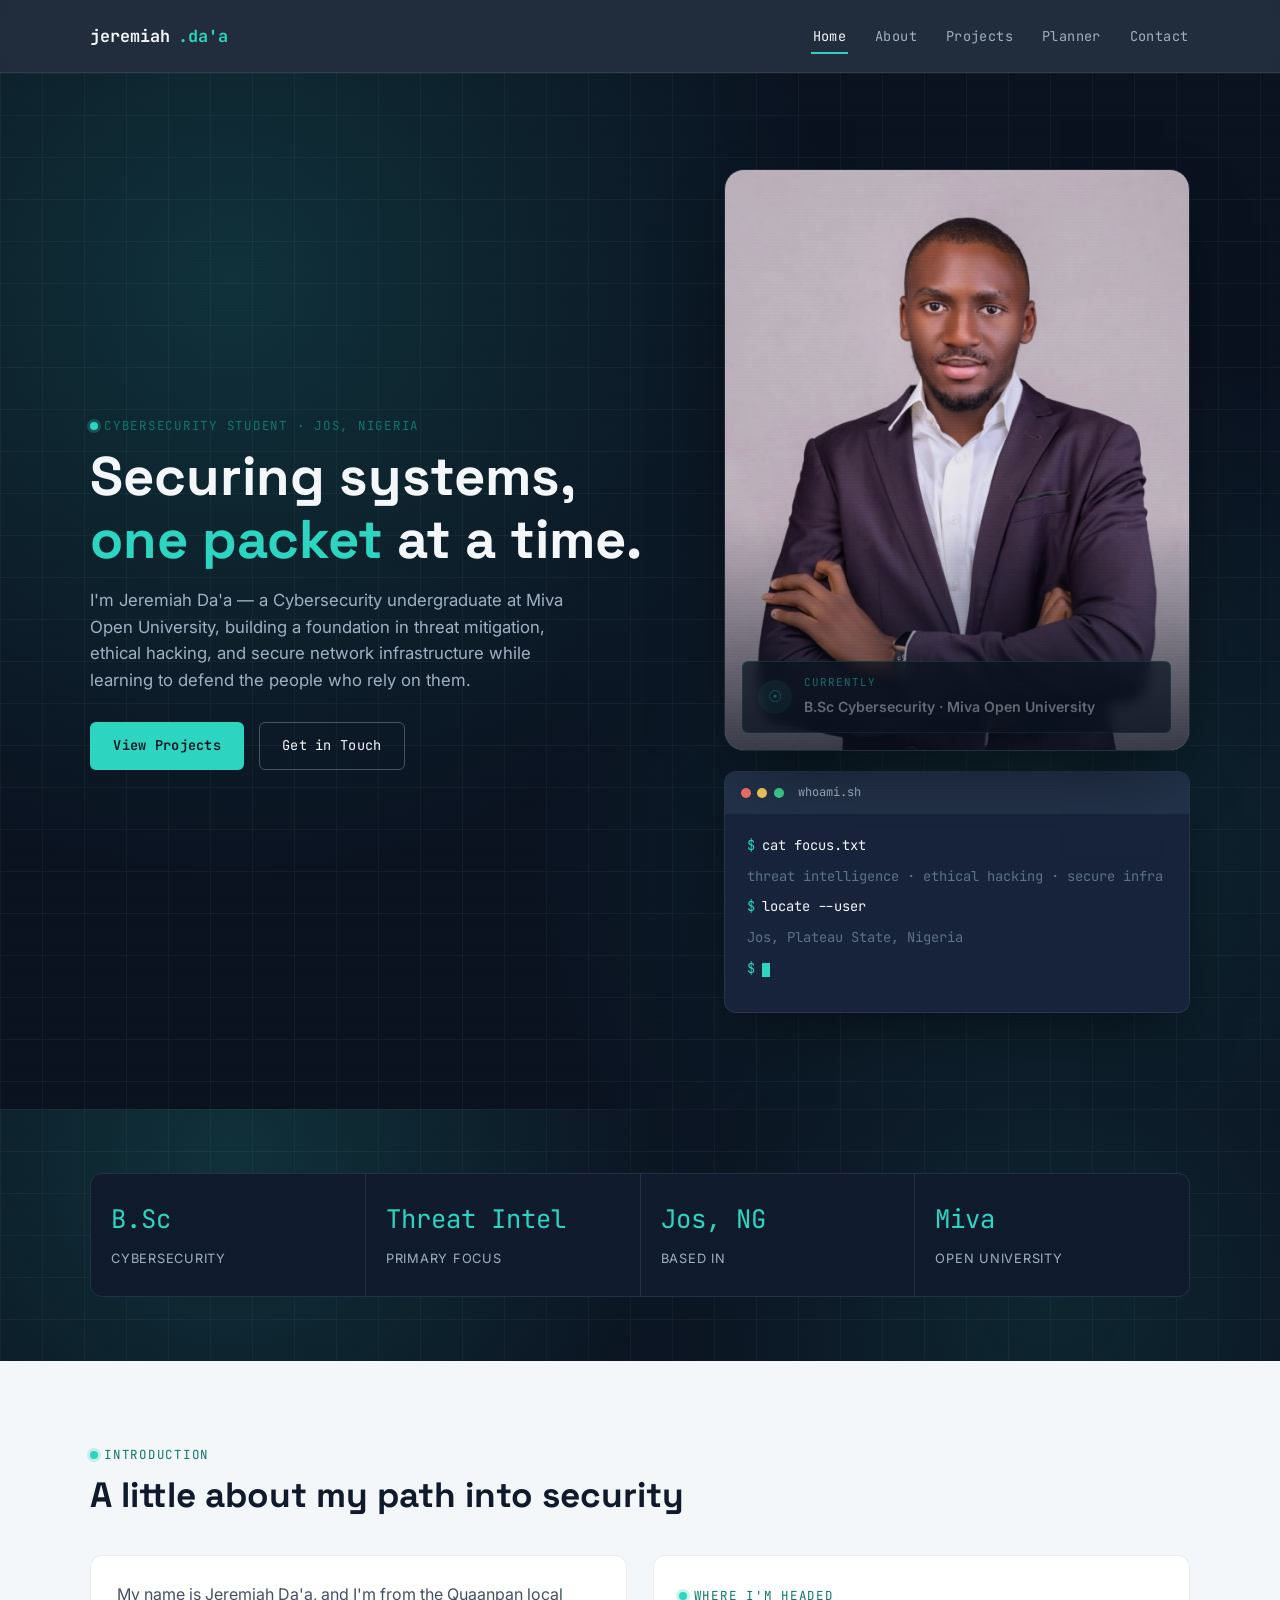
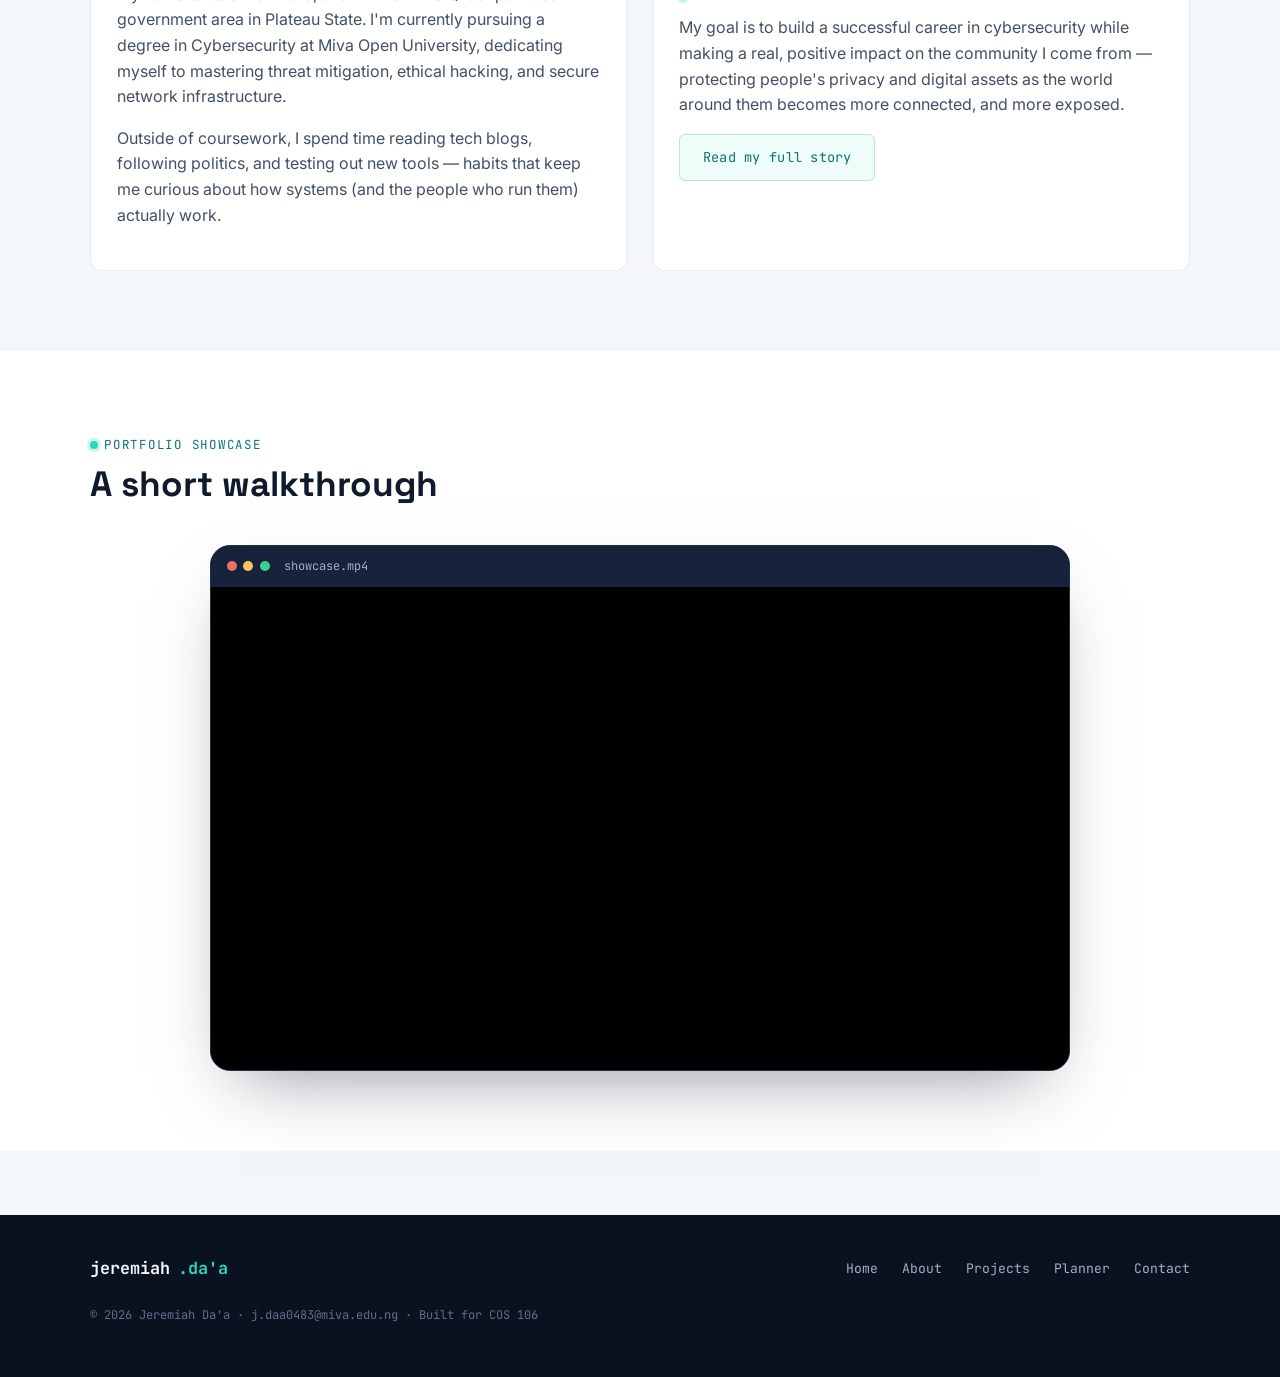
<file: index.html>
<!DOCTYPE html>
<html lang="en">
<head>
  <meta charset="UTF-8" />
  <meta name="viewport" content="width=device-width, initial-scale=1.0" />
  <title>Jeremiah Da'a — Cybersecurity Student & Portfolio</title>
  <meta name="description" content="Portfolio and academic hub for Jeremiah Da'a, a Cybersecurity student at Miva Open University based in Jos, Plateau State." />
  <link rel="preconnect" href="https://fonts.googleapis.com" />
  <link rel="preconnect" href="https://fonts.gstatic.com" crossorigin />
  <link href="https://fonts.googleapis.com/css2?family=Space+Grotesk:wght@500;600;700&family=Inter:wght@400;500;600&family=JetBrains+Mono:wght@400;500;700&display=swap" rel="stylesheet" />
  <link rel="stylesheet" href="style.css" />
  <link rel="icon" type="image/svg+xml" href="favicon.svg" />
  <meta property="og:type" content="website" />
  <meta property="og:title" content="Jeremiah Da'a — Cybersecurity Student & Portfolio" />
  <meta property="og:description" content="Portfolio and academic hub for Jeremiah Da'a, a Cybersecurity student at Miva Open University based in Jos, Plateau State." />
  <meta property="og:image" content="image.jpg" />
  <meta name="twitter:card" content="summary_large_image" />
</head>
<body>
  <div class="scroll-progress" id="scrollProgress"></div>

  <header class="site-header">
    <div class="container nav">
      <a href="index.html" class="brand">jeremiah<span>.da'a</span></a>
      <ul class="nav-links" id="navLinks">
        <li><a href="index.html" aria-current="page">Home</a></li>
        <li><a href="about.html">About</a></li>
        <li><a href="projects.html">Projects</a></li>
        <li><a href="planner.html">Planner</a></li>
        <li><a href="contact.html">Contact</a></li>
      </ul>
      <button class="nav-toggle" aria-label="Toggle navigation" aria-expanded="false">
        <span></span><span></span><span></span>
      </button>
    </div>
  </header>

  <main>
    <!-- ================= HERO ================= -->
    <section class="hero scan-bg">
      <div class="container hero-grid">
        <div>
          <p class="eyebrow">Cybersecurity Student · Jos, Nigeria</p>
          <h1>Securing systems, <em>one packet</em> at a time.</h1>
          <p class="hero-lede">
            I'm Jeremiah Da'a — a Cybersecurity undergraduate at Miva Open University,
            building a foundation in threat mitigation, ethical hacking, and secure
            network infrastructure while learning to defend the people who rely on them.
          </p>
          <div class="hero-actions">
            <a href="projects.html" class="btn btn-primary">View Projects</a>
            <a href="contact.html" class="btn btn-outline">Get in Touch</a>
          </div>
        </div>

        <div>
          <div class="hero-photo-card">
            <img src="image.jpg" alt="Portrait of Jeremiah Da'a" onerror="this.closest('.hero-photo-card').classList.add('img-fallback')" />
            <div class="photo-badge">
              <span class="photo-badge-icon">&#9737;</span>
              <span class="photo-badge-text">
                <span class="eyebrow-tiny">Currently</span>
                <strong>B.Sc Cybersecurity · Miva Open University</strong>
              </span>
            </div>
          </div>

          <div class="terminal" style="margin-top:1.25rem;">
            <div class="terminal-bar">
              <span class="dot dot-r"></span><span class="dot dot-y"></span><span class="dot dot-g"></span>
              <span class="terminal-title">whoami.sh</span>
            </div>
            <div class="terminal-body">
              <div class="line"><span class="prompt">$</span><span class="out">cat focus.txt</span></div>
              <div class="line muted">threat intelligence · ethical hacking · secure infra</div>
              <div class="line"><span class="prompt">$</span><span class="out">locate --user</span></div>
              <div class="line muted">Jos, Plateau State, Nigeria</div>
              <div class="line"><span class="prompt">$</span><span class="cursor"></span></div>
            </div>
          </div>
        </div>
      </div>
    </section>

    <!-- ================= QUICK STATS ================= -->
    <section class="stats scan-bg">
      <div class="container">
        <div class="stats-grid">
          <div class="stat-cell reveal">
            <span class="num">B.Sc</span>
            <span class="label">Cybersecurity</span>
          </div>
          <div class="stat-cell reveal">
            <span class="num">Threat Intel</span>
            <span class="label">Primary Focus</span>
          </div>
          <div class="stat-cell reveal">
            <span class="num">Jos, NG</span>
            <span class="label">Based In</span>
          </div>
          <div class="stat-cell reveal">
            <span class="num">Miva</span>
            <span class="label">Open University</span>
          </div>
        </div>
      </div>
    </section>

    <!-- ================= INTRODUCTION ================= -->
    <section class="section">
      <div class="container">
        <div class="section-head">
          <p class="eyebrow">Introduction</p>
          <h2>A little about my path into security</h2>
        </div>
        <div class="grid-2">
          <div class="card reveal">
            <p>
              My name is Jeremiah Da'a, and I'm from the Quaanpan local government
              area in Plateau State. I'm currently pursuing a degree in Cybersecurity
              at Miva Open University, dedicating myself to mastering threat mitigation,
              ethical hacking, and secure network infrastructure.
            </p>
            <p>
              Outside of coursework, I spend time reading tech blogs, following
              politics, and testing out new tools — habits that keep me curious
              about how systems (and the people who run them) actually work.
            </p>
          </div>
          <div class="card reveal">
            <p class="eyebrow" style="margin-bottom:0.6rem;">Where I'm headed</p>
            <p>
              My goal is to build a successful career in cybersecurity while making
              a real, positive impact on the community I come from — protecting
              people's privacy and digital assets as the world around them becomes
              more connected, and more exposed.
            </p>
            <a href="about.html" class="btn btn-ghost">Read my full story</a>
          </div>
        </div>
      </div>
    </section>

    <!-- ================= VIDEO SHOWCASE ================= -->
    <section class="section section-alt">
      <div class="container">
        <div class="section-head">
          <p class="eyebrow">Portfolio Showcase</p>
          <h2>A short walkthrough</h2>
        </div>
        <div class="media-card reveal">
          <div class="terminal-bar">
            <span class="dot dot-r"></span><span class="dot dot-y"></span><span class="dot dot-g"></span>
            <span class="terminal-title">showcase.mp4</span>
          </div>
          <div class="video-wrap">
            <iframe
              src="https://www.youtube.com/embed/MuhZuNS15s0"
              title="Jeremiah Da'a portfolio showcase video"
              allow="accelerometer; autoplay; clipboard-write; encrypted-media; gyroscope; picture-in-picture"
              allowfullscreen
              loading="lazy">
            </iframe>
          </div>
        </div>
      </div>
    </section>
  </main>

  <footer class="site-footer">
    <div class="container">
      <div class="footer-grid">
        <span class="brand">jeremiah<span>.da'a</span></span>
        <ul class="footer-links">
          <li><a href="index.html">Home</a></li>
          <li><a href="about.html">About</a></li>
          <li><a href="projects.html">Projects</a></li>
          <li><a href="planner.html">Planner</a></li>
          <li><a href="contact.html">Contact</a></li>
        </ul>
      </div>
      <p class="footer-fine">© 2026 Jeremiah Da'a · j.daa0483@miva.edu.ng · Built for COS 106</p>
    </div>
  </footer>

  <button class="back-to-top" id="backToTop" aria-label="Back to top" type="button">&uarr;</button>

  <script src="app.js"></script>
</body>
</html>
</file>
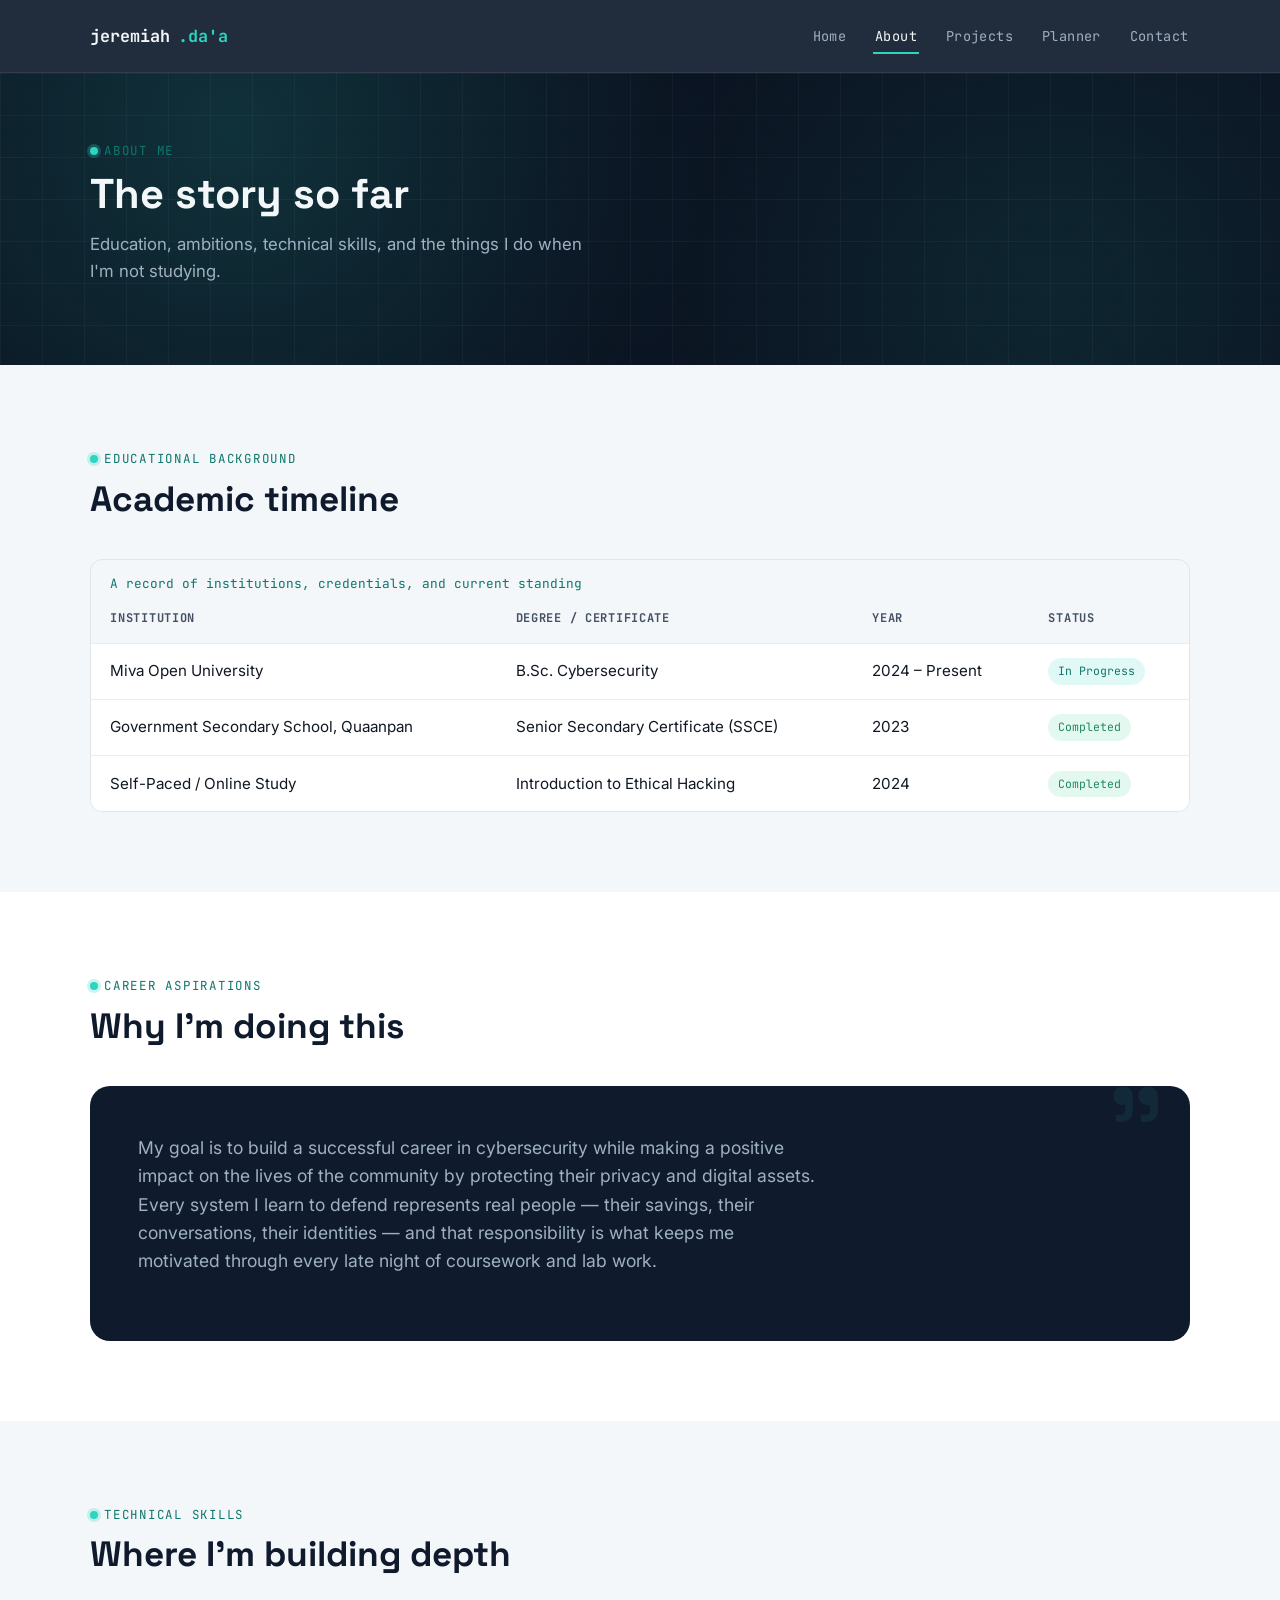
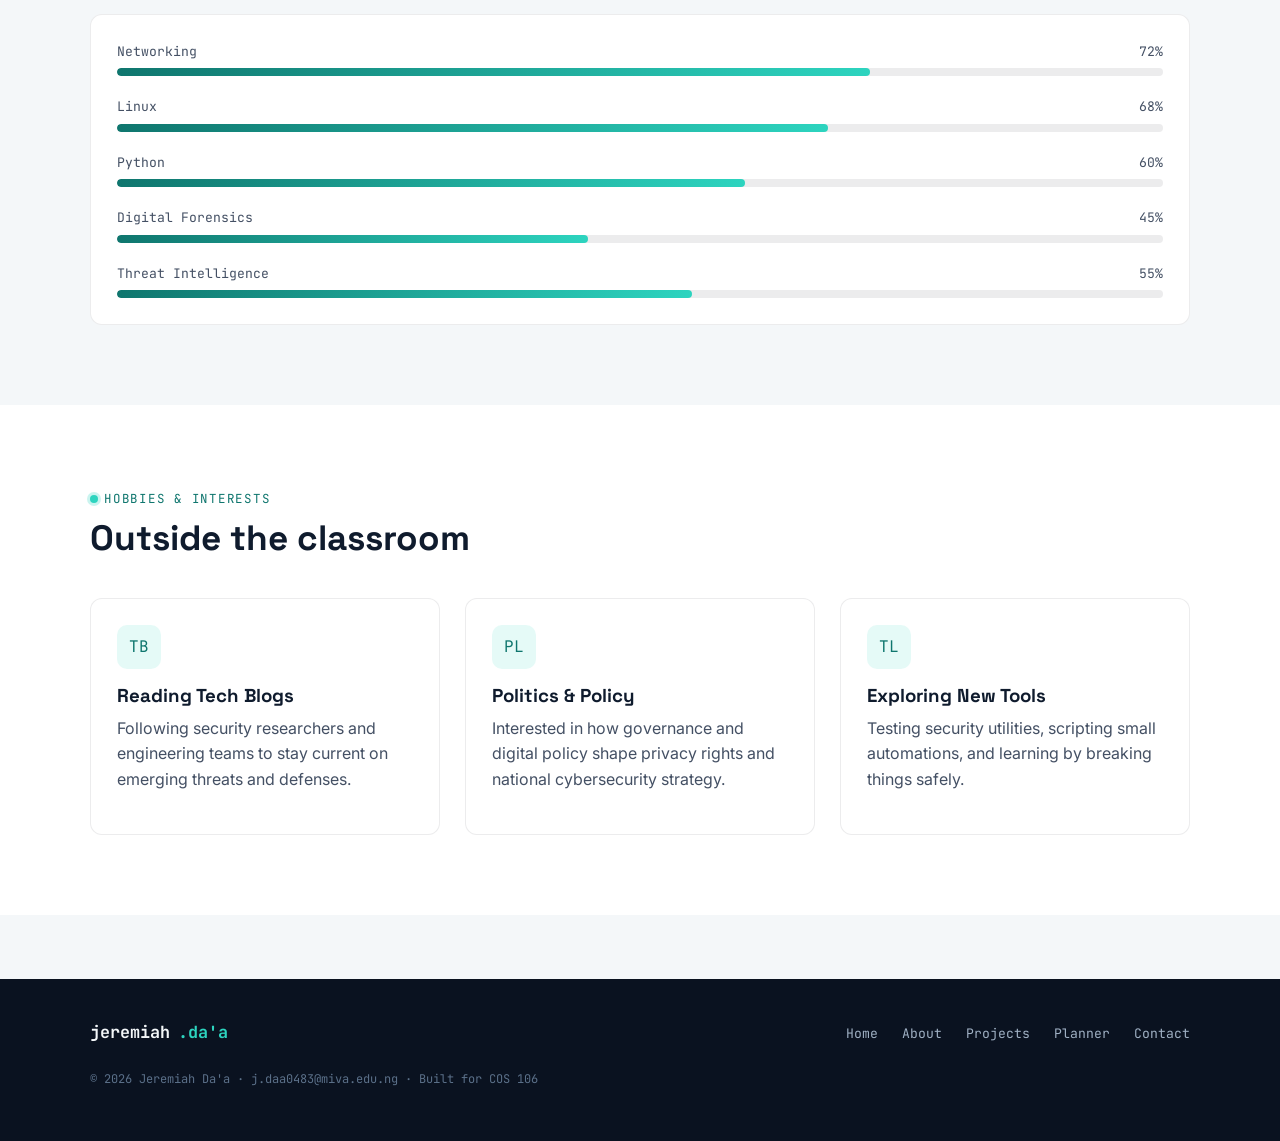
<file: about.html>
<!DOCTYPE html>
<html lang="en">
<head>
  <meta charset="UTF-8" />
  <meta name="viewport" content="width=device-width, initial-scale=1.0" />
  <title>About — Jeremiah Da'a</title>
  <meta name="description" content="Education, career aspirations, technical skills, and interests of Jeremiah Da'a." />
  <link rel="preconnect" href="https://fonts.googleapis.com" />
  <link rel="preconnect" href="https://fonts.gstatic.com" crossorigin />
  <link href="https://fonts.googleapis.com/css2?family=Space+Grotesk:wght@500;600;700&family=Inter:wght@400;500;600&family=JetBrains+Mono:wght@400;500;700&display=swap" rel="stylesheet" />
  <link rel="stylesheet" href="style.css" />
  <link rel="icon" type="image/svg+xml" href="favicon.svg" />
  <meta property="og:type" content="website" />
  <meta property="og:title" content="About — Jeremiah Da'a" />
  <meta property="og:description" content="Education, career aspirations, technical skills, and interests of Jeremiah Da'a." />
  <meta property="og:image" content="image.jpg" />
  <meta name="twitter:card" content="summary_large_image" />
</head>
<body>
  <div class="scroll-progress" id="scrollProgress"></div>

  <header class="site-header">
    <div class="container nav">
      <a href="index.html" class="brand">jeremiah<span>.da'a</span></a>
      <ul class="nav-links" id="navLinks">
        <li><a href="index.html">Home</a></li>
        <li><a href="about.html" aria-current="page">About</a></li>
        <li><a href="projects.html">Projects</a></li>
        <li><a href="planner.html">Planner</a></li>
        <li><a href="contact.html">Contact</a></li>
      </ul>
      <button class="nav-toggle" aria-label="Toggle navigation" aria-expanded="false">
        <span></span><span></span><span></span>
      </button>
    </div>
  </header>

  <main>
    <section class="hero scan-bg" style="padding-block: clamp(2.5rem, 6vw, 4rem);">
      <div class="container">
        <p class="eyebrow">About Me</p>
        <h1 style="font-size:clamp(1.8rem, 4vw, 2.6rem);">The story so far</h1>
        <p class="hero-lede">Education, ambitions, technical skills, and the things I do when I'm not studying.</p>
      </div>
    </section>

    <!-- ================= EDUCATION ================= -->
    <section class="section">
      <div class="container">
        <div class="section-head">
          <p class="eyebrow">Educational Background</p>
          <h2>Academic timeline</h2>
        </div>
        <div class="edu-table-wrap reveal">
          <table class="edu-table">
            <caption>A record of institutions, credentials, and current standing</caption>
            <thead>
              <tr>
                <th scope="col">Institution</th>
                <th scope="col">Degree / Certificate</th>
                <th scope="col">Year</th>
                <th scope="col">Status</th>
              </tr>
            </thead>
            <tbody>
              <tr>
                <td>Miva Open University</td>
                <td>B.Sc. Cybersecurity</td>
                <td>2024 – Present</td>
                <td><span class="status-pill status-active">In Progress</span></td>
              </tr>
              <tr>
                <td>Government Secondary School, Quaanpan</td>
                <td>Senior Secondary Certificate (SSCE)</td>
                <td>2023</td>
                <td><span class="status-pill status-done">Completed</span></td>
              </tr>
              <tr>
                <td>Self-Paced / Online Study</td>
                <td>Introduction to Ethical Hacking</td>
                <td>2024</td>
                <td><span class="status-pill status-done">Completed</span></td>
              </tr>
            </tbody>
          </table>
        </div>
      </div>
    </section>

    <!-- ================= ASPIRATIONS ================= -->
    <section class="section section-alt">
      <div class="container">
        <div class="section-head">
          <p class="eyebrow">Career Aspirations</p>
          <h2>Why I'm doing this</h2>
        </div>
        <div class="aspiration reveal">
          <p>
            My goal is to build a successful career in cybersecurity while making
            a positive impact on the lives of the community by protecting their
            privacy and digital assets. Every system I learn to defend represents
            real people — their savings, their conversations, their identities —
            and that responsibility is what keeps me motivated through every
            late night of coursework and lab work.
          </p>
        </div>
      </div>
    </section>

    <!-- ================= SKILLS ================= -->
    <section class="section">
      <div class="container">
        <div class="section-head">
          <p class="eyebrow">Technical Skills</p>
          <h2>Where I'm building depth</h2>
        </div>
        <div class="card reveal">
          <div class="skill-item">
            <div class="skill-top"><span>Networking</span><span>72%</span></div>
            <div class="skill-bar"><div class="skill-fill" style="width:72%;"></div></div>
          </div>
          <div class="skill-item">
            <div class="skill-top"><span>Linux</span><span>68%</span></div>
            <div class="skill-bar"><div class="skill-fill" style="width:68%;"></div></div>
          </div>
          <div class="skill-item">
            <div class="skill-top"><span>Python</span><span>60%</span></div>
            <div class="skill-bar"><div class="skill-fill" style="width:60%;"></div></div>
          </div>
          <div class="skill-item">
            <div class="skill-top"><span>Digital Forensics</span><span>45%</span></div>
            <div class="skill-bar"><div class="skill-fill" style="width:45%;"></div></div>
          </div>
          <div class="skill-item">
            <div class="skill-top"><span>Threat Intelligence</span><span>55%</span></div>
            <div class="skill-bar"><div class="skill-fill" style="width:55%;"></div></div>
          </div>
        </div>
      </div>
    </section>

    <!-- ================= HOBBIES ================= -->
    <section class="section section-alt">
      <div class="container">
        <div class="section-head">
          <p class="eyebrow">Hobbies &amp; Interests</p>
          <h2>Outside the classroom</h2>
        </div>
        <div class="grid-3">
          <div class="card hobby-card reveal">
            <div class="hobby-icon">TB</div>
            <h3>Reading Tech Blogs</h3>
            <p>Following security researchers and engineering teams to stay current on emerging threats and defenses.</p>
          </div>
          <div class="card hobby-card reveal">
            <div class="hobby-icon">PL</div>
            <h3>Politics &amp; Policy</h3>
            <p>Interested in how governance and digital policy shape privacy rights and national cybersecurity strategy.</p>
          </div>
          <div class="card hobby-card reveal">
            <div class="hobby-icon">TL</div>
            <h3>Exploring New Tools</h3>
            <p>Testing security utilities, scripting small automations, and learning by breaking things safely.</p>
          </div>
        </div>
      </div>
    </section>
  </main>

  <footer class="site-footer">
    <div class="container">
      <div class="footer-grid">
        <span class="brand">jeremiah<span>.da'a</span></span>
        <ul class="footer-links">
          <li><a href="index.html">Home</a></li>
          <li><a href="about.html">About</a></li>
          <li><a href="projects.html">Projects</a></li>
          <li><a href="planner.html">Planner</a></li>
          <li><a href="contact.html">Contact</a></li>
        </ul>
      </div>
      <p class="footer-fine">© 2026 Jeremiah Da'a · j.daa0483@miva.edu.ng · Built for COS 106</p>
    </div>
  </footer>

  <button class="back-to-top" id="backToTop" aria-label="Back to top" type="button">&uarr;</button>

  <script src="app.js"></script>
</body>
</html>
</file>
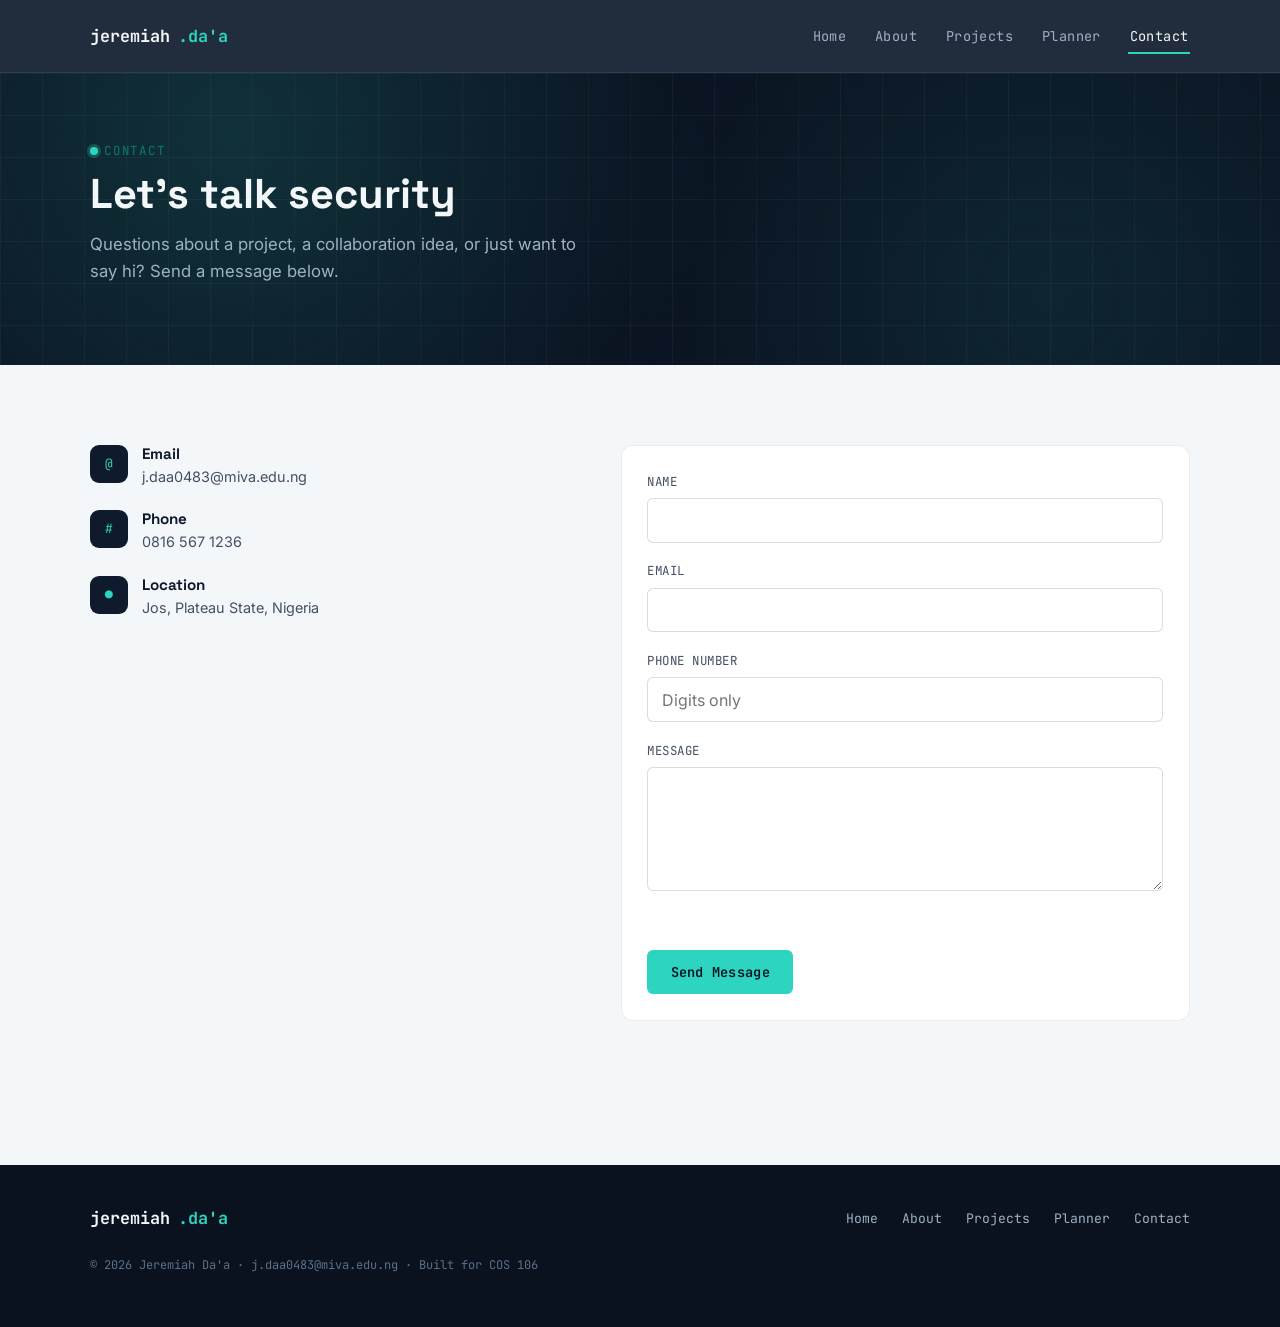
<file: contact.html>
<!DOCTYPE html>
<html lang="en">
<head>
  <meta charset="UTF-8" />
  <meta name="viewport" content="width=device-width, initial-scale=1.0" />
  <title>Contact — Jeremiah Da'a</title>
  <meta name="description" content="Get in touch with Jeremiah Da'a — Cybersecurity student based in Jos, Plateau State, Nigeria." />
  <link rel="preconnect" href="https://fonts.googleapis.com" />
  <link rel="preconnect" href="https://fonts.gstatic.com" crossorigin />
  <link href="https://fonts.googleapis.com/css2?family=Space+Grotesk:wght@500;600;700&family=Inter:wght@400;500;600&family=JetBrains+Mono:wght@400;500;700&display=swap" rel="stylesheet" />
  <link rel="stylesheet" href="style.css" />
  <link rel="icon" type="image/svg+xml" href="favicon.svg" />
  <meta property="og:type" content="website" />
  <meta property="og:title" content="Contact — Jeremiah Da'a" />
  <meta property="og:description" content="Get in touch with Jeremiah Da'a — Cybersecurity student based in Jos, Plateau State, Nigeria." />
  <meta property="og:image" content="image.jpg" />
  <meta name="twitter:card" content="summary_large_image" />
</head>
<body>
  <div class="scroll-progress" id="scrollProgress"></div>

  <header class="site-header">
    <div class="container nav">
      <a href="index.html" class="brand">jeremiah<span>.da'a</span></a>
      <ul class="nav-links" id="navLinks">
        <li><a href="index.html">Home</a></li>
        <li><a href="about.html">About</a></li>
        <li><a href="projects.html">Projects</a></li>
        <li><a href="planner.html">Planner</a></li>
        <li><a href="contact.html" aria-current="page">Contact</a></li>
      </ul>
      <button class="nav-toggle" aria-label="Toggle navigation" aria-expanded="false">
        <span></span><span></span><span></span>
      </button>
    </div>
  </header>

  <main>
    <section class="hero scan-bg" style="padding-block: clamp(2.5rem, 6vw, 4rem);">
      <div class="container">
        <p class="eyebrow">Contact</p>
        <h1 style="font-size:clamp(1.8rem, 4vw, 2.6rem);">Let's talk security</h1>
        <p class="hero-lede">Questions about a project, a collaboration idea, or just want to say hi? Send a message below.</p>
      </div>
    </section>

    <section class="section">
      <div class="container">
        <div class="contact-layout">

          <!-- Contact info -->
          <div>
            <div class="contact-info-item reveal">
              <span class="contact-info-icon">@</span>
              <div>
                <h4>Email</h4>
                <p>j.daa0483@miva.edu.ng</p>
              </div>
            </div>
            <div class="contact-info-item reveal">
              <span class="contact-info-icon">#</span>
              <div>
                <h4>Phone</h4>
                <p>0816 567 1236</p>
              </div>
            </div>
            <div class="contact-info-item reveal">
              <span class="contact-info-icon">&#9679;</span>
              <div>
                <h4>Location</h4>
                <p>Jos, Plateau State, Nigeria</p>
              </div>
            </div>
          </div>

          <!-- Contact form -->
          <div class="card reveal">
            <div class="form-status" id="formStatus" role="status" aria-live="polite"></div>
            <form id="contactForm" novalidate>
              <div class="field">
                <label for="cName">Name</label>
                <input type="text" id="cName" name="name" autocomplete="name" />
                <span class="field-error" id="cNameError"></span>
              </div>
              <div class="field">
                <label for="cEmail">Email</label>
                <input type="email" id="cEmail" name="email" autocomplete="email" />
                <span class="field-error" id="cEmailError"></span>
              </div>
              <div class="field">
                <label for="cPhone">Phone number</label>
                <input type="tel" id="cPhone" name="phone" placeholder="Digits only" autocomplete="tel" />
                <span class="field-error" id="cPhoneError"></span>
              </div>
              <div class="field">
                <label for="cMessage">Message</label>
                <textarea id="cMessage" name="message" rows="5"></textarea>
                <span class="field-error" id="cMessageError"></span>
              </div>
              <button type="submit" class="btn btn-primary mt-lg">Send Message</button>
            </form>
          </div>

        </div>
      </div>
    </section>
  </main>

  <footer class="site-footer">
    <div class="container">
      <div class="footer-grid">
        <span class="brand">jeremiah<span>.da'a</span></span>
        <ul class="footer-links">
          <li><a href="index.html">Home</a></li>
          <li><a href="about.html">About</a></li>
          <li><a href="projects.html">Projects</a></li>
          <li><a href="planner.html">Planner</a></li>
          <li><a href="contact.html">Contact</a></li>
        </ul>
      </div>
      <p class="footer-fine">© 2026 Jeremiah Da'a · j.daa0483@miva.edu.ng · Built for COS 106</p>
    </div>
  </footer>

  <button class="back-to-top" id="backToTop" aria-label="Back to top" type="button">&uarr;</button>

  <script src="app.js"></script>
</body>
</html>
</file>
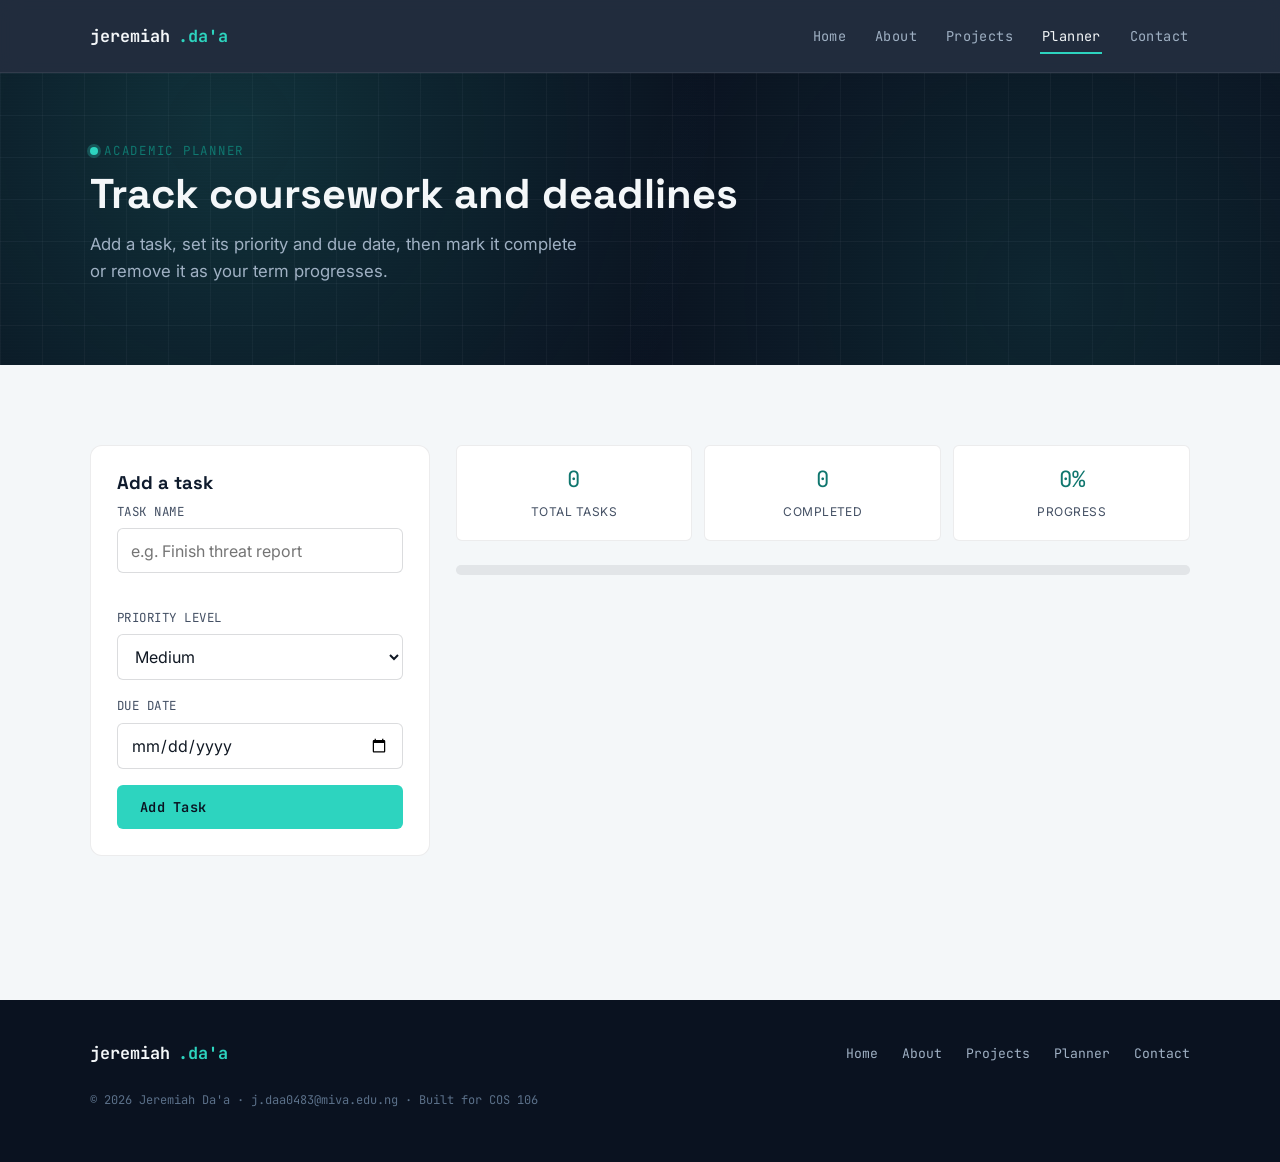
<file: planner.html>
<!DOCTYPE html>
<html lang="en">
<head>
  <meta charset="UTF-8" />
  <meta name="viewport" content="width=device-width, initial-scale=1.0" />
  <title>Academic Planner — Jeremiah Da'a</title>
  <meta name="description" content="Interactive academic task manager for tracking coursework and research milestones." />
  <link rel="preconnect" href="https://fonts.googleapis.com" />
  <link rel="preconnect" href="https://fonts.gstatic.com" crossorigin />
  <link href="https://fonts.googleapis.com/css2?family=Space+Grotesk:wght@500;600;700&family=Inter:wght@400;500;600&family=JetBrains+Mono:wght@400;500;700&display=swap" rel="stylesheet" />
  <link rel="stylesheet" href="style.css" />
  <link rel="icon" type="image/svg+xml" href="favicon.svg" />
  <meta property="og:type" content="website" />
  <meta property="og:title" content="Academic Planner — Jeremiah Da'a" />
  <meta property="og:description" content="Interactive academic task manager for tracking coursework and research milestones." />
  <meta property="og:image" content="image.jpg" />
  <meta name="twitter:card" content="summary_large_image" />
</head>
<body>
  <div class="scroll-progress" id="scrollProgress"></div>

  <header class="site-header">
    <div class="container nav">
      <a href="index.html" class="brand">jeremiah<span>.da'a</span></a>
      <ul class="nav-links" id="navLinks">
        <li><a href="index.html">Home</a></li>
        <li><a href="about.html">About</a></li>
        <li><a href="projects.html">Projects</a></li>
        <li><a href="planner.html" aria-current="page">Planner</a></li>
        <li><a href="contact.html">Contact</a></li>
      </ul>
      <button class="nav-toggle" aria-label="Toggle navigation" aria-expanded="false">
        <span></span><span></span><span></span>
      </button>
    </div>
  </header>

  <main>
    <section class="hero scan-bg" style="padding-block: clamp(2.5rem, 6vw, 4rem);">
      <div class="container">
        <p class="eyebrow">Academic Planner</p>
        <h1 style="font-size:clamp(1.8rem, 4vw, 2.6rem);">Track coursework and deadlines</h1>
        <p class="hero-lede">Add a task, set its priority and due date, then mark it complete or remove it as your term progresses.</p>
      </div>
    </section>

    <section class="section">
      <div class="container">
        <div class="planner-layout">

          <!-- Add task form -->
          <aside class="card reveal">
            <h2 style="font-size:1.15rem;">Add a task</h2>
            <form id="taskForm" class="planner-form" novalidate>
              <div class="field">
                <label for="taskName">Task name</label>
                <input type="text" id="taskName" name="taskName" placeholder="e.g. Finish threat report" autocomplete="off" />
                <span class="field-error" id="taskNameError"></span>
              </div>
              <div class="field">
                <label for="taskPriority">Priority level</label>
                <select id="taskPriority" name="taskPriority">
                  <option value="low">Low</option>
                  <option value="medium" selected>Medium</option>
                  <option value="high">High</option>
                </select>
              </div>
              <div class="field">
                <label for="taskDue">Due date</label>
                <input type="date" id="taskDue" name="taskDue" />
              </div>
              <button type="submit" class="btn btn-primary">Add Task</button>
            </form>
          </aside>

          <!-- Task dashboard -->
          <div>
            <div class="planner-stats reveal">
              <div class="mini-stat">
                <span class="num" id="statTotal">0</span>
                <span class="label">Total Tasks</span>
              </div>
              <div class="mini-stat">
                <span class="num" id="statCompleted">0</span>
                <span class="label">Completed</span>
              </div>
              <div class="mini-stat">
                <span class="num" id="statProgress">0%</span>
                <span class="label">Progress</span>
              </div>
            </div>

            <div class="progress-track">
              <div class="progress-fill" id="progressFill"></div>
            </div>

            <ul class="task-list" id="taskList"></ul>
            <div class="empty-state" id="emptyState" style="display:none;">
              No tasks yet — add one using the form to get started.
            </div>
          </div>

        </div>
      </div>
    </section>
  </main>

  <footer class="site-footer">
    <div class="container">
      <div class="footer-grid">
        <span class="brand">jeremiah<span>.da'a</span></span>
        <ul class="footer-links">
          <li><a href="index.html">Home</a></li>
          <li><a href="about.html">About</a></li>
          <li><a href="projects.html">Projects</a></li>
          <li><a href="planner.html">Planner</a></li>
          <li><a href="contact.html">Contact</a></li>
        </ul>
      </div>
      <p class="footer-fine">© 2026 Jeremiah Da'a · j.daa0483@miva.edu.ng · Built for COS 106</p>
    </div>
  </footer>

  <button class="back-to-top" id="backToTop" aria-label="Back to top" type="button">&uarr;</button>

  <script src="app.js"></script>
</body>
</html>
</file>
<file: style.css>
/* =========================================================================
   Jeremiah Da'a — Cybersecurity Portfolio
   Global Stylesheet
   Design tokens: Deep Slate blue / Cyber Teal / Off-white
   ========================================================================= */

:root {
  /* --- Color tokens --- */
  --slate-950: #0a1220;
  --slate-900: #0f1b2d;
  --slate-800: #16233a;
  --slate-700: #223148;
  --slate-500: #5b7089;
  --slate-300: #9fb0c3;
  --off-white: #f4f7f9;
  --paper: #ffffff;
  --teal: #2dd4bf;
  --teal-strong: #12b8a3;
  --teal-dim: #0f766e;
  --ink: #101823;
  --ink-soft: #445064;
  --danger: #ef7166;
  --success: #3ecf8e;

  /* --- Type tokens --- */
  --font-display: "Space Grotesk", "Segoe UI", sans-serif;
  --font-body: "Inter", "Segoe UI", sans-serif;
  --font-mono: "JetBrains Mono", "SFMono-Regular", Consolas, monospace;

  /* --- Layout tokens --- */
  --maxw: 1180px;
  --radius-sm: 6px;
  --radius-md: 12px;
  --radius-lg: 20px;
  --gap: clamp(1rem, 2vw, 2rem);
  --header-h: 72px;

  /* --- Motion --- */
  --ease: cubic-bezier(0.22, 1, 0.36, 1);
}

/* =========================================================================
   Reset
   ========================================================================= */
*, *::before, *::after { box-sizing: border-box; }
html { scroll-behavior: smooth; }
body {
  margin: 0;
  font-family: var(--font-body);
  color: var(--ink);
  background: var(--off-white);
  line-height: 1.6;
  -webkit-font-smoothing: antialiased;
}
img { max-width: 100%; display: block; }
a { color: inherit; text-decoration: none; }
ul { list-style: none; margin: 0; padding: 0; }
h1, h2, h3, h4 { font-family: var(--font-display); line-height: 1.15; margin: 0 0 0.5em; color: var(--slate-900); }
p { margin: 0 0 1em; color: var(--ink-soft); }
button, input, textarea, select { font-family: inherit; font-size: inherit; }
:focus-visible {
  outline: 2px solid var(--teal);
  outline-offset: 3px;
  border-radius: 4px;
}

@media (prefers-reduced-motion: reduce) {
  *, *::before, *::after {
    animation-duration: 0.001ms !important;
    animation-iteration-count: 1 !important;
    transition-duration: 0.001ms !important;
    scroll-behavior: auto !important;
  }
}

/* =========================================================================
   Scroll-reveal (IntersectionObserver driven, see app.js)
   ========================================================================= */
.reveal {
  opacity: 1;
  transform: none;
  transition: opacity 0.6s var(--ease), transform 0.6s var(--ease);
}
/* JS adds this class right before it starts observing an element — if JS
   never runs (blocked, fails to load, errors out), .reveal has no
   .reveal-pending sibling class and stays visible via the rule above. */
.reveal.reveal-pending {
  opacity: 0;
  transform: translateY(22px);
}
.reveal.is-visible {
  opacity: 1;
  transform: translateY(0);
}
/* stagger children of a grid automatically */
.grid-3 .reveal:nth-child(2), .grid-2 .reveal:nth-child(2) { transition-delay: 0.08s; }
.grid-3 .reveal:nth-child(3) { transition-delay: 0.16s; }

/* =========================================================================
   Scroll progress bar
   ========================================================================= */
.scroll-progress {
  position: fixed;
  top: 0; left: 0;
  height: 3px;
  width: 0%;
  background: linear-gradient(90deg, var(--teal-dim), var(--teal));
  z-index: 200;
  transition: width 0.1s linear;
}

/* =========================================================================
   Back to top
   ========================================================================= */
.back-to-top {
  position: fixed;
  right: 1.25rem;
  bottom: 1.25rem;
  width: 46px;
  height: 46px;
  border-radius: 50%;
  background: var(--slate-900);
  color: var(--teal);
  border: 1px solid rgba(45,212,191,0.35);
  display: flex;
  align-items: center;
  justify-content: center;
  cursor: pointer;
  font-family: var(--font-mono);
  font-size: 1.1rem;
  box-shadow: 0 12px 30px -10px rgba(0,0,0,0.5);
  opacity: 0;
  transform: translateY(12px);
  pointer-events: none;
  transition: opacity 0.25s var(--ease), transform 0.25s var(--ease), background 0.2s var(--ease);
  z-index: 150;
}
.back-to-top.is-visible {
  opacity: 1;
  transform: translateY(0);
  pointer-events: auto;
}
.back-to-top:hover { background: var(--slate-800); }

.container {
  width: 100%;
  max-width: var(--maxw);
  margin-inline: auto;
  padding-inline: clamp(1.25rem, 4vw, 2.5rem);
}

.eyebrow {
  font-family: var(--font-mono);
  font-size: 0.78rem;
  letter-spacing: 0.14em;
  text-transform: uppercase;
  color: var(--teal-dim);
  display: inline-flex;
  align-items: center;
  gap: 0.5em;
  margin-bottom: 0.75em;
}
.eyebrow::before {
  content: "";
  width: 8px;
  height: 8px;
  border-radius: 50%;
  background: var(--teal);
  box-shadow: 0 0 0 3px rgba(45, 212, 191, 0.25);
}

/* =========================================================================
   Background scan / node texture — signature motif, used sparingly
   ========================================================================= */
.scan-bg {
  position: relative;
  background-color: var(--slate-950);
  background-image:
    radial-gradient(circle at 18% 20%, rgba(45, 212, 191, 0.16), transparent 45%),
    radial-gradient(circle at 82% 75%, rgba(45, 212, 191, 0.10), transparent 40%),
    linear-gradient(rgba(255,255,255,0.035) 1px, transparent 1px),
    linear-gradient(90deg, rgba(255,255,255,0.035) 1px, transparent 1px);
  background-size: auto, auto, 42px 42px, 42px 42px;
  animation: drift 22s ease-in-out infinite alternate;
}
@keyframes drift {
  0%   { background-position: 0% 0%, 100% 100%, 0 0, 0 0; }
  100% { background-position: 4% 6%, 94% 92%, 12px 10px, 12px 10px; }
}
.scan-bg::after {
  content: "";
  position: absolute;
  inset: 0;
  pointer-events: none;
  background: repeating-linear-gradient(
    to bottom,
    rgba(255, 255, 255, 0.025) 0px,
    rgba(255, 255, 255, 0.025) 1px,
    transparent 1px,
    transparent 3px
  );
  mix-blend-mode: overlay;
}

/* =========================================================================
   Header / Nav
   ========================================================================= */
.site-header {
  position: sticky;
  top: 0;
  z-index: 100;
  background: rgba(15, 27, 45, 0.92);
  backdrop-filter: blur(10px);
  border-bottom: 1px solid rgba(255, 255, 255, 0.08);
}
.nav {
  display: flex;
  align-items: center;
  justify-content: space-between;
  height: var(--header-h);
}
.brand {
  display: flex;
  align-items: baseline;
  gap: 0.5rem;
  font-family: var(--font-mono);
  font-weight: 700;
  font-size: 1.05rem;
  color: var(--off-white);
}
.brand span { color: var(--teal); }

.nav-links {
  display: flex;
  gap: clamp(1rem, 2vw, 2.25rem);
}
.nav-links a {
  font-family: var(--font-mono);
  font-size: 0.85rem;
  letter-spacing: 0.03em;
  color: var(--slate-300);
  padding: 0.4rem 0.1rem;
  position: relative;
  transition: color 0.2s var(--ease);
}
.nav-links a::after {
  content: "";
  position: absolute;
  left: 0; right: 0; bottom: -2px;
  height: 2px;
  background: var(--teal);
  transform: scaleX(0);
  transform-origin: left;
  transition: transform 0.25s var(--ease);
}
.nav-links a:hover,
.nav-links a[aria-current="page"] { color: var(--off-white); }
.nav-links a:hover::after,
.nav-links a[aria-current="page"]::after { transform: scaleX(1); }

.nav-toggle {
  display: none;
  flex-direction: column;
  gap: 5px;
  background: none;
  border: none;
  cursor: pointer;
  padding: 0.5rem;
}
.nav-toggle span {
  width: 22px;
  height: 2px;
  background: var(--off-white);
  transition: transform 0.25s var(--ease), opacity 0.25s var(--ease);
}
.nav-toggle[aria-expanded="true"] span:nth-child(1) { transform: translateY(7px) rotate(45deg); }
.nav-toggle[aria-expanded="true"] span:nth-child(2) { opacity: 0; }
.nav-toggle[aria-expanded="true"] span:nth-child(3) { transform: translateY(-7px) rotate(-45deg); }

@media (max-width: 760px) {
  .nav-toggle { display: flex; }
  .nav-links {
    position: absolute;
    top: var(--header-h);
    left: 0; right: 0;
    background: var(--slate-900);
    flex-direction: column;
    padding: 1rem clamp(1.25rem, 4vw, 2.5rem) 1.5rem;
    gap: 1rem;
    border-bottom: 1px solid rgba(255,255,255,0.08);
    transform: translateY(-8px);
    opacity: 0;
    pointer-events: none;
    transition: transform 0.25s var(--ease), opacity 0.25s var(--ease);
  }
  .nav-links.is-open {
    transform: translateY(0);
    opacity: 1;
    pointer-events: auto;
  }
}

/* =========================================================================
   Buttons
   ========================================================================= */
.btn {
  display: inline-flex;
  align-items: center;
  gap: 0.5rem;
  font-family: var(--font-mono);
  font-size: 0.85rem;
  letter-spacing: 0.02em;
  padding: 0.75rem 1.4rem;
  border-radius: var(--radius-sm);
  border: 1px solid transparent;
  cursor: pointer;
  transition: transform 0.18s var(--ease), background 0.18s var(--ease), border-color 0.18s var(--ease), box-shadow 0.18s var(--ease);
}
.btn:active { transform: translateY(1px); }
.btn-primary {
  background: var(--teal);
  color: var(--slate-950);
  font-weight: 600;
}
.btn-primary:hover { background: var(--teal-strong); box-shadow: 0 6px 20px rgba(45,212,191,0.28); }
.btn-outline {
  background: transparent;
  border-color: rgba(255,255,255,0.25);
  color: var(--off-white);
}
.btn-outline:hover { border-color: var(--teal); color: var(--teal); }
.btn-ghost {
  background: rgba(45, 212, 191, 0.08);
  color: var(--teal-dim);
  border-color: rgba(15, 118, 110, 0.2);
}
.btn-ghost:hover { background: rgba(45, 212, 191, 0.16); }
.btn-danger { background: transparent; color: var(--danger); border-color: rgba(239,113,102,0.35); }
.btn-danger:hover { background: rgba(239,113,102,0.1); }
.btn:disabled { opacity: 0.5; cursor: not-allowed; }
.btn[aria-disabled="true"] { opacity: 0.5; cursor: not-allowed; pointer-events: none; }

/* =========================================================================
   Hero (terminal-card signature element)
   ========================================================================= */
.hero {
  color: var(--off-white);
  padding-block: clamp(3rem, 8vw, 6rem);
}
.hero-grid {
  display: grid;
  grid-template-columns: 1.1fr 0.9fr;
  gap: clamp(2rem, 5vw, 4rem);
  align-items: center;
}
@media (max-width: 860px) {
  .hero-grid { grid-template-columns: 1fr; }
}
.hero h1 {
  color: var(--off-white);
  font-size: clamp(2.1rem, 5vw, 3.4rem);
  margin-bottom: 0.3em;
}
.hero h1 em {
  font-style: normal;
  color: var(--teal);
}
.hero-lede {
  color: var(--slate-300);
  font-size: 1.05rem;
  max-width: 46ch;
}
.hero-actions {
  display: flex;
  gap: 0.9rem;
  flex-wrap: wrap;
  margin-top: 1.75rem;
}

/* large hero portrait with overlay badge */
.hero-photo-card {
  position: relative;
  border-radius: var(--radius-lg);
  overflow: hidden;
  box-shadow: 0 30px 70px -25px rgba(0,0,0,0.65);
  border: 1px solid rgba(255,255,255,0.08);
}
.hero-photo-card img {
  width: 100%;
  aspect-ratio: 4 / 5;
  object-fit: cover;
  display: block;
}
.hero-photo-card::after {
  content: "";
  position: absolute;
  inset: 0;
  background: linear-gradient(to top, rgba(10,18,32,0.75) 0%, rgba(10,18,32,0.05) 40%);
  pointer-events: none;
}
.photo-badge {
  position: absolute;
  left: 1.1rem;
  bottom: 1.1rem;
  right: 1.1rem;
  display: flex;
  align-items: center;
  gap: 0.75rem;
  background: rgba(10, 18, 32, 0.72);
  backdrop-filter: blur(6px);
  border: 1px solid rgba(45, 212, 191, 0.3);
  border-radius: var(--radius-sm);
  padding: 0.75rem 0.9rem;
}
.photo-badge-icon {
  width: 34px;
  height: 34px;
  border-radius: 50%;
  background: rgba(45, 212, 191, 0.16);
  color: var(--teal);
  display: flex;
  align-items: center;
  justify-content: center;
  flex-shrink: 0;
  font-size: 1rem;
}
.photo-badge-text .eyebrow-tiny {
  font-family: var(--font-mono);
  font-size: 0.68rem;
  letter-spacing: 0.1em;
  text-transform: uppercase;
  color: var(--teal);
  display: block;
  margin-bottom: 0.15rem;
}
.photo-badge-text strong {
  color: var(--off-white);
  font-size: 0.88rem;
  font-weight: 600;
}

/* --- Graceful fallback if a portrait or project image fails to load --- */
.hero-photo-card.img-fallback img,
.project-thumb.img-fallback img { display: none; }
.hero-photo-card.img-fallback {
  aspect-ratio: 4 / 5;
  background: linear-gradient(160deg, var(--slate-800), var(--slate-900));
  display: flex;
  align-items: center;
  justify-content: center;
}
.hero-photo-card.img-fallback::before {
  content: "JD";
  font-family: var(--font-display);
  font-size: 3.5rem;
  font-weight: 700;
  color: var(--teal);
  opacity: 0.5;
}
.project-thumb.img-fallback {
  display: flex;
  align-items: center;
  justify-content: center;
  background: linear-gradient(160deg, var(--slate-800), var(--slate-900));
}
.project-thumb.img-fallback::before {
  content: "◈";
  font-size: 2.5rem;
  color: var(--teal);
  opacity: 0.5;
}

/* terminal card */
.terminal {
  background: var(--slate-800);
  border: 1px solid rgba(255,255,255,0.08);
  border-radius: var(--radius-md);
  overflow: hidden;
  box-shadow: 0 25px 60px -20px rgba(0,0,0,0.6);
}
.terminal-bar {
  display: flex;
  align-items: center;
  gap: 0.4rem;
  padding: 0.7rem 1rem;
  background: var(--slate-700);
  font-family: var(--font-mono);
  font-size: 0.75rem;
  color: var(--slate-300);
}
.terminal-bar .dot { width: 10px; height: 10px; border-radius: 50%; }
.dot-r { background: #ef7166; }
.dot-y { background: #f5c95d; }
.dot-g { background: #3ecf8e; }
.terminal-title { margin-left: 0.5rem; }
.terminal-body {
  padding: 1.25rem 1.4rem 1.5rem;
  font-family: var(--font-mono);
  font-size: 0.86rem;
  color: var(--slate-300);
}
.terminal-body .line { margin-bottom: 0.55rem; }
.terminal-body .prompt { color: var(--teal); margin-right: 0.5em; }
.terminal-body .out { color: var(--off-white); }
.terminal-body .muted { color: var(--slate-500); }
.cursor {
  display: inline-block;
  width: 8px;
  height: 1em;
  background: var(--teal);
  vertical-align: text-bottom;
  animation: blink 1s steps(1) infinite;
}
@keyframes blink { 50% { opacity: 0; } }

/* profile avatar shown in terminal */
.avatar-frame {
  width: 88px;
  height: 88px;
  border-radius: 50%;
  overflow: hidden;
  border: 3px solid var(--teal);
  flex-shrink: 0;
  box-shadow: 0 0 0 4px rgba(45, 212, 191, 0.15);
}
.avatar-frame img { width: 100%; height: 100%; object-fit: cover; }

/* =========================================================================
   Stats grid
   ========================================================================= */
.stats {
  padding-block: clamp(2.5rem, 6vw, 4rem);
}
.stats-grid {
  display: grid;
  grid-template-columns: repeat(4, 1fr);
  gap: 1px;
  background: var(--slate-700);
  border-radius: var(--radius-md);
  overflow: hidden;
  border: 1px solid var(--slate-700);
}
@media (max-width: 760px) { .stats-grid { grid-template-columns: repeat(2, 1fr); } }
.stat-cell {
  background: var(--slate-900);
  padding: 1.6rem 1.25rem;
  color: var(--off-white);
  transition: background 0.25s var(--ease);
}
.stat-cell:hover { background: var(--slate-800); }
.stat-cell .num {
  font-family: var(--font-mono);
  font-size: 1.6rem;
  color: var(--teal);
  display: block;
  margin-bottom: 0.3rem;
}
.stat-cell .label {
  font-size: 0.8rem;
  color: var(--slate-300);
  text-transform: uppercase;
  letter-spacing: 0.06em;
}

/* =========================================================================
   Sections (light)
   ========================================================================= */
.section {
  padding-block: clamp(3rem, 7vw, 5rem);
}
.section-alt { background: var(--paper); }
.section-head { max-width: 62ch; margin-bottom: 2.5rem; }
.section-head h2 { font-size: clamp(1.6rem, 3.4vw, 2.2rem); }

/* video card */
.media-card {
  max-width: 860px;
  margin-inline: auto;
  border-radius: var(--radius-lg);
  overflow: hidden;
  background: var(--slate-900);
  box-shadow: 0 30px 70px -30px rgba(15, 27, 45, 0.5);
  border: 1px solid var(--slate-700);
}
.media-card .terminal-bar { background: var(--slate-800); }
.video-wrap {
  position: relative;
  aspect-ratio: 16 / 9;
  background: #000;
}
.video-wrap iframe {
  position: absolute;
  inset: 0;
  width: 100%;
  height: 100%;
  border: 0;
}

/* =========================================================================
   Cards (general)
   ========================================================================= */
.card {
  background: var(--paper);
  border: 1px solid rgba(16, 24, 35, 0.08);
  border-radius: var(--radius-md);
  padding: 1.6rem;
  transition: transform 0.25s var(--ease), box-shadow 0.25s var(--ease), border-color 0.25s var(--ease);
}
.card:hover {
  transform: translateY(-4px);
  box-shadow: 0 20px 45px -20px rgba(15,118,110,0.35);
  border-color: rgba(45,212,191,0.35);
}

.grid-3 {
  display: grid;
  grid-template-columns: repeat(3, 1fr);
  gap: var(--gap);
}
@media (max-width: 900px) { .grid-3 { grid-template-columns: repeat(2, 1fr); } }
@media (max-width: 620px) { .grid-3 { grid-template-columns: 1fr; } }

.grid-2 {
  display: grid;
  grid-template-columns: repeat(2, 1fr);
  gap: var(--gap);
}
@media (max-width: 700px) { .grid-2 { grid-template-columns: 1fr; } }

/* =========================================================================
   Footer
   ========================================================================= */
.site-footer {
  background: var(--slate-950);
  color: var(--slate-300);
  padding-block: 2.5rem;
  margin-top: 4rem;
}
.footer-grid {
  display: flex;
  flex-wrap: wrap;
  justify-content: space-between;
  gap: 1.5rem;
  align-items: center;
}
.footer-links { display: flex; gap: 1.5rem; flex-wrap: wrap; }
.footer-links a { font-family: var(--font-mono); font-size: 0.82rem; color: var(--slate-300); }
.footer-links a:hover { color: var(--teal); }
.footer-fine { font-family: var(--font-mono); font-size: 0.75rem; color: var(--slate-500); margin-top: 1.5rem; }

/* =========================================================================
   About page — education table, skills, hobbies
   ========================================================================= */
.edu-table-wrap { overflow-x: auto; border-radius: var(--radius-md); border: 1px solid rgba(16,24,35,0.08); }
table.edu-table {
  width: 100%;
  border-collapse: collapse;
  background: var(--paper);
  min-width: 560px;
}
.edu-table caption { text-align: left; font-family: var(--font-mono); font-size: 0.8rem; color: var(--teal-dim); padding: 0.9rem 1.2rem 0; }
.edu-table th, .edu-table td {
  text-align: left;
  padding: 0.9rem 1.2rem;
  border-bottom: 1px solid rgba(16,24,35,0.08);
  font-size: 0.95rem;
}
.edu-table thead th {
  font-family: var(--font-mono);
  font-size: 0.75rem;
  text-transform: uppercase;
  letter-spacing: 0.06em;
  color: var(--ink-soft);
  background: var(--off-white);
}
.edu-table tbody tr:last-child td { border-bottom: none; }
.status-pill {
  font-family: var(--font-mono);
  font-size: 0.72rem;
  padding: 0.25rem 0.6rem;
  border-radius: 999px;
  display: inline-block;
}
.status-active { background: rgba(45,212,191,0.14); color: var(--teal-dim); }
.status-done { background: rgba(62,207,142,0.14); color: #1f8a5f; }

.aspiration {
  background: var(--slate-900);
  color: var(--off-white);
  border-radius: var(--radius-lg);
  padding: clamp(1.75rem, 4vw, 3rem);
  position: relative;
  overflow: hidden;
}
.aspiration::before {
  content: "”";
  position: absolute;
  top: -1.2rem;
  right: 1.5rem;
  font-family: var(--font-display);
  font-size: 9rem;
  color: rgba(45,212,191,0.08);
  line-height: 1;
}
.aspiration p { color: var(--slate-300); font-size: 1.1rem; max-width: 62ch; position: relative; }

.skill-item { margin-bottom: 1.25rem; }
.skill-item:last-child { margin-bottom: 0; }
.skill-top { display: flex; justify-content: space-between; font-family: var(--font-mono); font-size: 0.82rem; margin-bottom: 0.4rem; color: var(--ink-soft); }
.skill-bar { height: 8px; border-radius: 999px; background: rgba(16,24,35,0.08); overflow: hidden; }
.skill-fill { height: 100%; border-radius: 999px; background: linear-gradient(90deg, var(--teal-dim), var(--teal)); }

.hobby-card { text-align: left; }
.hobby-icon {
  width: 44px; height: 44px;
  border-radius: 10px;
  background: rgba(45,212,191,0.12);
  color: var(--teal-dim);
  display: flex; align-items: center; justify-content: center;
  margin-bottom: 1rem;
  font-family: var(--font-mono);
}

/* =========================================================================
   Projects page
   ========================================================================= */
.project-card { display: flex; flex-direction: column; padding: 0; overflow: hidden; }
.project-thumb { aspect-ratio: 16/10; overflow: hidden; background: var(--slate-900); }
.project-thumb img { width: 100%; height: 100%; object-fit: cover; opacity: 0.92; transition: transform 0.5s var(--ease), opacity 0.3s var(--ease); }
.project-card:hover .project-thumb img { transform: scale(1.06); opacity: 1; }
.project-body { padding: 1.5rem; display: flex; flex-direction: column; gap: 0.85rem; flex: 1; }
.project-tag { font-family: var(--font-mono); font-size: 0.72rem; color: var(--teal-dim); text-transform: uppercase; letter-spacing: 0.05em; }
.project-feats li { position: relative; padding-left: 1.3rem; font-size: 0.92rem; color: var(--ink-soft); margin-bottom: 0.4rem; }
.project-feats li::before { content: "▹"; position: absolute; left: 0; color: var(--teal); }
.project-actions { margin-top: auto; display: flex; gap: 0.75rem; padding-top: 0.5rem; }

/* =========================================================================
   Planner page
   ========================================================================= */
.planner-layout {
  display: grid;
  grid-template-columns: 340px 1fr;
  gap: var(--gap);
  align-items: start;
}
@media (max-width: 860px) { .planner-layout { grid-template-columns: 1fr; } }

.planner-form { display: flex; flex-direction: column; gap: 1rem; }
.field { display: flex; flex-direction: column; gap: 0.4rem; }
.field label { font-family: var(--font-mono); font-size: 0.78rem; color: var(--ink-soft); text-transform: uppercase; letter-spacing: 0.04em; }
.field input, .field select, .field textarea {
  padding: 0.7rem 0.85rem;
  border-radius: var(--radius-sm);
  border: 1px solid rgba(16,24,35,0.15);
  background: var(--paper);
  color: var(--ink);
}
.field input:focus, .field select:focus, .field textarea:focus { border-color: var(--teal); }
.field-error { color: var(--danger); font-size: 0.78rem; min-height: 1em; }

.planner-stats { display: grid; grid-template-columns: repeat(3, 1fr); gap: 0.75rem; margin-bottom: 1.5rem; }
.mini-stat { background: var(--paper); border-radius: var(--radius-sm); border: 1px solid rgba(16,24,35,0.08); padding: 1rem; text-align: center; }
.mini-stat .num { font-family: var(--font-mono); font-size: 1.4rem; color: var(--teal-dim); display: block; }
.mini-stat .label { font-size: 0.75rem; color: var(--ink-soft); text-transform: uppercase; letter-spacing: 0.04em; }

.progress-track { height: 10px; border-radius: 999px; background: rgba(16,24,35,0.08); overflow: hidden; margin-bottom: 1.75rem; }
.progress-fill { height: 100%; background: linear-gradient(90deg, var(--teal-dim), var(--teal)); border-radius: 999px; transition: width 0.35s var(--ease); width: 0%; }

.task-list { display: flex; flex-direction: column; gap: 0.75rem; }
.task-item {
  display: flex;
  align-items: center;
  gap: 0.9rem;
  background: var(--paper);
  border: 1px solid rgba(16,24,35,0.08);
  border-radius: var(--radius-sm);
  padding: 0.9rem 1rem;
}
.task-item.is-complete { opacity: 0.6; }
.task-item.is-complete .task-name { text-decoration: line-through; }
.task-check {
  width: 22px; height: 22px;
  border-radius: 50%;
  border: 2px solid var(--teal);
  background: none;
  cursor: pointer;
  flex-shrink: 0;
  display: flex; align-items: center; justify-content: center;
  color: var(--teal);
  font-size: 0.75rem;
}
.task-item.is-complete .task-check { background: var(--teal); color: var(--slate-950); }
.task-main { flex: 1; min-width: 0; }
.task-name { font-weight: 600; color: var(--ink); display: block; }
.task-meta { font-family: var(--font-mono); font-size: 0.75rem; color: var(--ink-soft); }
.priority-pill { font-family: var(--font-mono); font-size: 0.68rem; padding: 0.15rem 0.5rem; border-radius: 999px; margin-right: 0.5rem; text-transform: uppercase; }
.priority-high { background: rgba(239,113,102,0.14); color: #c14a3e; }
.priority-medium { background: rgba(245,201,93,0.18); color: #a17a13; }
.priority-low { background: rgba(62,207,142,0.14); color: #1f8a5f; }
.task-delete { background: none; border: none; color: var(--ink-soft); cursor: pointer; padding: 0.4rem; font-size: 1rem; }
.task-delete:hover { color: var(--danger); }
.empty-state { text-align: center; padding: 2.5rem 1rem; color: var(--ink-soft); font-family: var(--font-mono); font-size: 0.85rem; border: 1px dashed rgba(16,24,35,0.15); border-radius: var(--radius-sm); }

/* =========================================================================
   Contact page
   ========================================================================= */
.contact-layout { display: grid; grid-template-columns: 1fr 1.2fr; gap: clamp(2rem, 5vw, 3.5rem); align-items: start; }
@media (max-width: 860px) { .contact-layout { grid-template-columns: 1fr; } }
.contact-info-item { display: flex; gap: 0.9rem; margin-bottom: 1.4rem; }
.contact-info-icon {
  width: 38px; height: 38px; border-radius: 9px;
  background: var(--slate-900); color: var(--teal);
  display: flex; align-items: center; justify-content: center;
  font-family: var(--font-mono); font-size: 0.8rem; flex-shrink: 0;
}
.contact-info-item h4 { margin-bottom: 0.15rem; font-size: 0.95rem; }
.contact-info-item p { margin: 0; font-size: 0.9rem; }

.form-status {
  display: none;
  font-family: var(--font-mono);
  font-size: 0.85rem;
  padding: 0.85rem 1rem;
  border-radius: var(--radius-sm);
  margin-bottom: 1.25rem;
}
.form-status.is-visible { display: block; }
.form-status.is-success { background: rgba(62,207,142,0.12); color: #1f8a5f; }
.form-status.is-error { background: rgba(239,113,102,0.12); color: #c14a3e; }

/* =========================================================================
   Utility
   ========================================================================= */
.visually-hidden {
  position: absolute; width: 1px; height: 1px; overflow: hidden;
  clip: rect(0,0,0,0); white-space: nowrap; border: 0; padding: 0; margin: -1px;
}
.mt-lg { margin-top: 2.5rem; }

/* =========================================================================
   Back to top
   ========================================================================= */
.back-to-top {
  position: fixed;
  right: 1.25rem;
  bottom: 1.25rem;
  width: 46px;
  height: 46px;
  border-radius: 50%;
  background: var(--slate-900);
  color: var(--teal);
  border: 1px solid rgba(45,212,191,0.35);
  display: flex;
  align-items: center;
  justify-content: center;
  cursor: pointer;
  font-family: var(--font-mono);
  font-size: 1.1rem;
  box-shadow: 0 12px 30px -10px rgba(0,0,0,0.5);
  opacity: 0;
  transform: translateY(12px);
  pointer-events: none;
  transition: opacity 0.25s var(--ease), transform 0.25s var(--ease), background 0.2s var(--ease);
  z-index: 150;
}
.back-to-top.is-visible {
  opacity: 1;
  transform: translateY(0);
  pointer-events: auto;
}
.back-to-top:hover { background: var(--slate-800); }

.container {
  width: 100%;
  max-width: var(--maxw);
  margin-inline: auto;
  padding-inline: clamp(1.25rem, 4vw, 2.5rem);
}

.eyebrow {
  font-family: var(--font-mono);
  font-size: 0.78rem;
  letter-spacing: 0.14em;
  text-transform: uppercase;
  color: var(--teal-dim);
  display: inline-flex;
  align-items: center;
  gap: 0.5em;
  margin-bottom: 0.75em;
}
.eyebrow::before {
  content: "";
  width: 8px;
  height: 8px;
  border-radius: 50%;
  background: var(--teal);
  box-shadow: 0 0 0 3px rgba(45, 212, 191, 0.25);
}

/* =========================================================================
   Background scan / node texture — signature motif, used sparingly
   ========================================================================= */
.scan-bg {
  position: relative;
  background-color: var(--slate-950);
  background-image:
    radial-gradient(circle at 18% 20%, rgba(45, 212, 191, 0.16), transparent 45%),
    radial-gradient(circle at 82% 75%, rgba(45, 212, 191, 0.10), transparent 40%),
    linear-gradient(rgba(255,255,255,0.035) 1px, transparent 1px),
    linear-gradient(90deg, rgba(255,255,255,0.035) 1px, transparent 1px);
  background-size: auto, auto, 42px 42px, 42px 42px;
  animation: drift 22s ease-in-out infinite alternate;
}
@keyframes drift {
  0%   { background-position: 0% 0%, 100% 100%, 0 0, 0 0; }
  100% { background-position: 4% 6%, 94% 92%, 12px 10px, 12px 10px; }
}
.scan-bg::after {
  content: "";
  position: absolute;
  inset: 0;
  pointer-events: none;
  background: repeating-linear-gradient(
    to bottom,
    rgba(255, 255, 255, 0.025) 0px,
    rgba(255, 255, 255, 0.025) 1px,
    transparent 1px,
    transparent 3px
  );
  mix-blend-mode: overlay;
}

/* =========================================================================
   Header / Nav
   ========================================================================= */
.site-header {
  position: sticky;
  top: 0;
  z-index: 100;
  background: rgba(15, 27, 45, 0.92);
  backdrop-filter: blur(10px);
  border-bottom: 1px solid rgba(255, 255, 255, 0.08);
}
.nav {
  display: flex;
  align-items: center;
  justify-content: space-between;
  height: var(--header-h);
}
.brand {
  display: flex;
  align-items: baseline;
  gap: 0.5rem;
  font-family: var(--font-mono);
  font-weight: 700;
  font-size: 1.05rem;
  color: var(--off-white);
}
.brand span { color: var(--teal); }

.nav-links {
  display: flex;
  gap: clamp(1rem, 2vw, 2.25rem);
}
.nav-links a {
  font-family: var(--font-mono);
  font-size: 0.85rem;
  letter-spacing: 0.03em;
  color: var(--slate-300);
  padding: 0.4rem 0.1rem;
  position: relative;
  transition: color 0.2s var(--ease);
}
.nav-links a::after {
  content: "";
  position: absolute;
  left: 0; right: 0; bottom: -2px;
  height: 2px;
  background: var(--teal);
  transform: scaleX(0);
  transform-origin: left;
  transition: transform 0.25s var(--ease);
}
.nav-links a:hover,
.nav-links a[aria-current="page"] { color: var(--off-white); }
.nav-links a:hover::after,
.nav-links a[aria-current="page"]::after { transform: scaleX(1); }

.nav-toggle {
  display: none;
  flex-direction: column;
  gap: 5px;
  background: none;
  border: none;
  cursor: pointer;
  padding: 0.5rem;
}
.nav-toggle span {
  width: 22px;
  height: 2px;
  background: var(--off-white);
  transition: transform 0.25s var(--ease), opacity 0.25s var(--ease);
}
.nav-toggle[aria-expanded="true"] span:nth-child(1) { transform: translateY(7px) rotate(45deg); }
.nav-toggle[aria-expanded="true"] span:nth-child(2) { opacity: 0; }
.nav-toggle[aria-expanded="true"] span:nth-child(3) { transform: translateY(-7px) rotate(-45deg); }

@media (max-width: 760px) {
  .nav-toggle { display: flex; }
  .nav-links {
    position: absolute;
    top: var(--header-h);
    left: 0; right: 0;
    background: var(--slate-900);
    flex-direction: column;
    padding: 1rem clamp(1.25rem, 4vw, 2.5rem) 1.5rem;
    gap: 1rem;
    border-bottom: 1px solid rgba(255,255,255,0.08);
    transform: translateY(-8px);
    opacity: 0;
    pointer-events: none;
    transition: transform 0.25s var(--ease), opacity 0.25s var(--ease);
  }
  .nav-links.is-open {
    transform: translateY(0);
    opacity: 1;
    pointer-events: auto;
  }
}

/* =========================================================================
   Buttons
   ========================================================================= */
.btn {
  display: inline-flex;
  align-items: center;
  gap: 0.5rem;
  font-family: var(--font-mono);
  font-size: 0.85rem;
  letter-spacing: 0.02em;
  padding: 0.75rem 1.4rem;
  border-radius: var(--radius-sm);
  border: 1px solid transparent;
  cursor: pointer;
  transition: transform 0.18s var(--ease), background 0.18s var(--ease), border-color 0.18s var(--ease), box-shadow 0.18s var(--ease);
}
.btn:active { transform: translateY(1px); }
.btn-primary {
  background: var(--teal);
  color: var(--slate-950);
  font-weight: 600;
}
.btn-primary:hover { background: var(--teal-strong); box-shadow: 0 6px 20px rgba(45,212,191,0.28); }
.btn-outline {
  background: transparent;
  border-color: rgba(255,255,255,0.25);
  color: var(--off-white);
}
.btn-outline:hover { border-color: var(--teal); color: var(--teal); }
.btn-ghost {
  background: rgba(45, 212, 191, 0.08);
  color: var(--teal-dim);
  border-color: rgba(15, 118, 110, 0.2);
}
.btn-ghost:hover { background: rgba(45, 212, 191, 0.16); }
.btn-danger { background: transparent; color: var(--danger); border-color: rgba(239,113,102,0.35); }
.btn-danger:hover { background: rgba(239,113,102,0.1); }
.btn:disabled { opacity: 0.5; cursor: not-allowed; }
.btn[aria-disabled="true"] { opacity: 0.5; cursor: not-allowed; pointer-events: none; }

/* =========================================================================
   Hero (terminal-card signature element)
   ========================================================================= */
.hero {
  color: var(--off-white);
  padding-block: clamp(3rem, 8vw, 6rem);
}
.hero-grid {
  display: grid;
  grid-template-columns: 1.1fr 0.9fr;
  gap: clamp(2rem, 5vw, 4rem);
  align-items: center;
}
@media (max-width: 860px) {
  .hero-grid { grid-template-columns: 1fr; }
}
.hero h1 {
  color: var(--off-white);
  font-size: clamp(2.1rem, 5vw, 3.4rem);
  margin-bottom: 0.3em;
}
.hero h1 em {
  font-style: normal;
  color: var(--teal);
}
.hero-lede {
  color: var(--slate-300);
  font-size: 1.05rem;
  max-width: 46ch;
}
.hero-actions {
  display: flex;
  gap: 0.9rem;
  flex-wrap: wrap;
  margin-top: 1.75rem;
}

/* large hero portrait with overlay badge */
.hero-photo-card {
  position: relative;
  border-radius: var(--radius-lg);
  overflow: hidden;
  box-shadow: 0 30px 70px -25px rgba(0,0,0,0.65);
  border: 1px solid rgba(255,255,255,0.08);
}
.hero-photo-card img {
  width: 100%;
  aspect-ratio: 4 / 5;
  object-fit: cover;
  display: block;
}
.hero-photo-card::after {
  content: "";
  position: absolute;
  inset: 0;
  background: linear-gradient(to top, rgba(10,18,32,0.75) 0%, rgba(10,18,32,0.05) 40%);
  pointer-events: none;
}
.photo-badge {
  position: absolute;
  left: 1.1rem;
  bottom: 1.1rem;
  right: 1.1rem;
  display: flex;
  align-items: center;
  gap: 0.75rem;
  background: rgba(10, 18, 32, 0.72);
  backdrop-filter: blur(6px);
  border: 1px solid rgba(45, 212, 191, 0.3);
  border-radius: var(--radius-sm);
  padding: 0.75rem 0.9rem;
}
.photo-badge-icon {
  width: 34px;
  height: 34px;
  border-radius: 50%;
  background: rgba(45, 212, 191, 0.16);
  color: var(--teal);
  display: flex;
  align-items: center;
  justify-content: center;
  flex-shrink: 0;
  font-size: 1rem;
}
.photo-badge-text .eyebrow-tiny {
  font-family: var(--font-mono);
  font-size: 0.68rem;
  letter-spacing: 0.1em;
  text-transform: uppercase;
  color: var(--teal);
  display: block;
  margin-bottom: 0.15rem;
}
.photo-badge-text strong {
  color: var(--off-white);
  font-size: 0.88rem;
  font-weight: 600;
}

/* --- Graceful fallback if a portrait or project image fails to load --- */
.hero-photo-card.img-fallback img,
.project-thumb.img-fallback img { display: none; }
.hero-photo-card.img-fallback {
  aspect-ratio: 4 / 5;
  background: linear-gradient(160deg, var(--slate-800), var(--slate-900));
  display: flex;
  align-items: center;
  justify-content: center;
}
.hero-photo-card.img-fallback::before {
  content: "JD";
  font-family: var(--font-display);
  font-size: 3.5rem;
  font-weight: 700;
  color: var(--teal);
  opacity: 0.5;
}
.project-thumb.img-fallback {
  display: flex;
  align-items: center;
  justify-content: center;
  background: linear-gradient(160deg, var(--slate-800), var(--slate-900));
}
.project-thumb.img-fallback::before {
  content: "◈";
  font-size: 2.5rem;
  color: var(--teal);
  opacity: 0.5;
}

/* terminal card */
.terminal {
  background: var(--slate-800);
  border: 1px solid rgba(255,255,255,0.08);
  border-radius: var(--radius-md);
  overflow: hidden;
  box-shadow: 0 25px 60px -20px rgba(0,0,0,0.6);
}
.terminal-bar {
  display: flex;
  align-items: center;
  gap: 0.4rem;
  padding: 0.7rem 1rem;
  background: var(--slate-700);
  font-family: var(--font-mono);
  font-size: 0.75rem;
  color: var(--slate-300);
}
.terminal-bar .dot { width: 10px; height: 10px; border-radius: 50%; }
.dot-r { background: #ef7166; }
.dot-y { background: #f5c95d; }
.dot-g { background: #3ecf8e; }
.terminal-title { margin-left: 0.5rem; }
.terminal-body {
  padding: 1.25rem 1.4rem 1.5rem;
  font-family: var(--font-mono);
  font-size: 0.86rem;
  color: var(--slate-300);
}
.terminal-body .line { margin-bottom: 0.55rem; }
.terminal-body .prompt { color: var(--teal); margin-right: 0.5em; }
.terminal-body .out { color: var(--off-white); }
.terminal-body .muted { color: var(--slate-500); }
.cursor {
  display: inline-block;
  width: 8px;
  height: 1em;
  background: var(--teal);
  vertical-align: text-bottom;
  animation: blink 1s steps(1) infinite;
}
@keyframes blink { 50% { opacity: 0; } }

/* profile avatar shown in terminal */
.avatar-frame {
  width: 88px;
  height: 88px;
  border-radius: 50%;
  overflow: hidden;
  border: 3px solid var(--teal);
  flex-shrink: 0;
  box-shadow: 0 0 0 4px rgba(45, 212, 191, 0.15);
}
.avatar-frame img { width: 100%; height: 100%; object-fit: cover; }

/* =========================================================================
   Stats grid
   ========================================================================= */
.stats {
  padding-block: clamp(2.5rem, 6vw, 4rem);
}
.stats-grid {
  display: grid;
  grid-template-columns: repeat(4, 1fr);
  gap: 1px;
  background: var(--slate-700);
  border-radius: var(--radius-md);
  overflow: hidden;
  border: 1px solid var(--slate-700);
}
@media (max-width: 760px) { .stats-grid { grid-template-columns: repeat(2, 1fr); } }
.stat-cell {
  background: var(--slate-900);
  padding: 1.6rem 1.25rem;
  color: var(--off-white);
  transition: background 0.25s var(--ease);
}
.stat-cell:hover { background: var(--slate-800); }
.stat-cell .num {
  font-family: var(--font-mono);
  font-size: 1.6rem;
  color: var(--teal);
  display: block;
  margin-bottom: 0.3rem;
}
.stat-cell .label {
  font-size: 0.8rem;
  color: var(--slate-300);
  text-transform: uppercase;
  letter-spacing: 0.06em;
}

/* =========================================================================
   Sections (light)
   ========================================================================= */
.section {
  padding-block: clamp(3rem, 7vw, 5rem);
}
.section-alt { background: var(--paper); }
.section-head { max-width: 62ch; margin-bottom: 2.5rem; }
.section-head h2 { font-size: clamp(1.6rem, 3.4vw, 2.2rem); }

/* video card */
.media-card {
  max-width: 860px;
  margin-inline: auto;
  border-radius: var(--radius-lg);
  overflow: hidden;
  background: var(--slate-900);
  box-shadow: 0 30px 70px -30px rgba(15, 27, 45, 0.5);
  border: 1px solid var(--slate-700);
}
.media-card .terminal-bar { background: var(--slate-800); }
.video-wrap {
  position: relative;
  aspect-ratio: 16 / 9;
  background: #000;
}
.video-wrap iframe {
  position: absolute;
  inset: 0;
  width: 100%;
  height: 100%;
  border: 0;
}

/* =========================================================================
   Cards (general)
   ========================================================================= */
.card {
  background: var(--paper);
  border: 1px solid rgba(16, 24, 35, 0.08);
  border-radius: var(--radius-md);
  padding: 1.6rem;
  transition: transform 0.25s var(--ease), box-shadow 0.25s var(--ease), border-color 0.25s var(--ease);
}
.card:hover {
  transform: translateY(-4px);
  box-shadow: 0 20px 45px -20px rgba(15,118,110,0.35);
  border-color: rgba(45,212,191,0.35);
}

.grid-3 {
  display: grid;
  grid-template-columns: repeat(3, 1fr);
  gap: var(--gap);
}
@media (max-width: 900px) { .grid-3 { grid-template-columns: repeat(2, 1fr); } }
@media (max-width: 620px) { .grid-3 { grid-template-columns: 1fr; } }

.grid-2 {
  display: grid;
  grid-template-columns: repeat(2, 1fr);
  gap: var(--gap);
}
@media (max-width: 700px) { .grid-2 { grid-template-columns: 1fr; } }

/* =========================================================================
   Footer
   ========================================================================= */
.site-footer {
  background: var(--slate-950);
  color: var(--slate-300);
  padding-block: 2.5rem;
  margin-top: 4rem;
}
.footer-grid {
  display: flex;
  flex-wrap: wrap;
  justify-content: space-between;
  gap: 1.5rem;
  align-items: center;
}
.footer-links { display: flex; gap: 1.5rem; flex-wrap: wrap; }
.footer-links a { font-family: var(--font-mono); font-size: 0.82rem; color: var(--slate-300); }
.footer-links a:hover { color: var(--teal); }
.footer-fine { font-family: var(--font-mono); font-size: 0.75rem; color: var(--slate-500); margin-top: 1.5rem; }

/* =========================================================================
   About page — education table, skills, hobbies
   ========================================================================= */
.edu-table-wrap { overflow-x: auto; border-radius: var(--radius-md); border: 1px solid rgba(16,24,35,0.08); }
table.edu-table {
  width: 100%;
  border-collapse: collapse;
  background: var(--paper);
  min-width: 560px;
}
.edu-table caption { text-align: left; font-family: var(--font-mono); font-size: 0.8rem; color: var(--teal-dim); padding: 0.9rem 1.2rem 0; }
.edu-table th, .edu-table td {
  text-align: left;
  padding: 0.9rem 1.2rem;
  border-bottom: 1px solid rgba(16,24,35,0.08);
  font-size: 0.95rem;
}
.edu-table thead th {
  font-family: var(--font-mono);
  font-size: 0.75rem;
  text-transform: uppercase;
  letter-spacing: 0.06em;
  color: var(--ink-soft);
  background: var(--off-white);
}
.edu-table tbody tr:last-child td { border-bottom: none; }
.status-pill {
  font-family: var(--font-mono);
  font-size: 0.72rem;
  padding: 0.25rem 0.6rem;
  border-radius: 999px;
  display: inline-block;
}
.status-active { background: rgba(45,212,191,0.14); color: var(--teal-dim); }
.status-done { background: rgba(62,207,142,0.14); color: #1f8a5f; }

.aspiration {
  background: var(--slate-900);
  color: var(--off-white);
  border-radius: var(--radius-lg);
  padding: clamp(1.75rem, 4vw, 3rem);
  position: relative;
  overflow: hidden;
}
.aspiration::before {
  content: "”";
  position: absolute;
  top: -1.2rem;
  right: 1.5rem;
  font-family: var(--font-display);
  font-size: 9rem;
  color: rgba(45,212,191,0.08);
  line-height: 1;
}
.aspiration p { color: var(--slate-300); font-size: 1.1rem; max-width: 62ch; position: relative; }

.skill-item { margin-bottom: 1.25rem; }
.skill-item:last-child { margin-bottom: 0; }
.skill-top { display: flex; justify-content: space-between; font-family: var(--font-mono); font-size: 0.82rem; margin-bottom: 0.4rem; color: var(--ink-soft); }
.skill-bar { height: 8px; border-radius: 999px; background: rgba(16,24,35,0.08); overflow: hidden; }
.skill-fill { height: 100%; border-radius: 999px; background: linear-gradient(90deg, var(--teal-dim), var(--teal)); }

.hobby-card { text-align: left; }
.hobby-icon {
  width: 44px; height: 44px;
  border-radius: 10px;
  background: rgba(45,212,191,0.12);
  color: var(--teal-dim);
  display: flex; align-items: center; justify-content: center;
  margin-bottom: 1rem;
  font-family: var(--font-mono);
}

/* =========================================================================
   Projects page
   ========================================================================= */
.project-card { display: flex; flex-direction: column; padding: 0; overflow: hidden; }
.project-thumb { aspect-ratio: 16/10; overflow: hidden; background: var(--slate-900); }
.project-thumb img { width: 100%; height: 100%; object-fit: cover; opacity: 0.92; transition: transform 0.5s var(--ease), opacity 0.3s var(--ease); }
.project-card:hover .project-thumb img { transform: scale(1.06); opacity: 1; }
.project-body { padding: 1.5rem; display: flex; flex-direction: column; gap: 0.85rem; flex: 1; }
.project-tag { font-family: var(--font-mono); font-size: 0.72rem; color: var(--teal-dim); text-transform: uppercase; letter-spacing: 0.05em; }
.project-feats li { position: relative; padding-left: 1.3rem; font-size: 0.92rem; color: var(--ink-soft); margin-bottom: 0.4rem; }
.project-feats li::before { content: "▹"; position: absolute; left: 0; color: var(--teal); }
.project-actions { margin-top: auto; display: flex; gap: 0.75rem; padding-top: 0.5rem; }

/* =========================================================================
   Planner page
   ========================================================================= */
.planner-layout {
  display: grid;
  grid-template-columns: 340px 1fr;
  gap: var(--gap);
  align-items: start;
}
@media (max-width: 860px) { .planner-layout { grid-template-columns: 1fr; } }

.planner-form { display: flex; flex-direction: column; gap: 1rem; }
.field { display: flex; flex-direction: column; gap: 0.4rem; }
.field label { font-family: var(--font-mono); font-size: 0.78rem; color: var(--ink-soft); text-transform: uppercase; letter-spacing: 0.04em; }
.field input, .field select, .field textarea {
  padding: 0.7rem 0.85rem;
  border-radius: var(--radius-sm);
  border: 1px solid rgba(16,24,35,0.15);
  background: var(--paper);
  color: var(--ink);
}
.field input:focus, .field select:focus, .field textarea:focus { border-color: var(--teal); }
.field-error { color: var(--danger); font-size: 0.78rem; min-height: 1em; }

.planner-stats { display: grid; grid-template-columns: repeat(3, 1fr); gap: 0.75rem; margin-bottom: 1.5rem; }
.mini-stat { background: var(--paper); border-radius: var(--radius-sm); border: 1px solid rgba(16,24,35,0.08); padding: 1rem; text-align: center; }
.mini-stat .num { font-family: var(--font-mono); font-size: 1.4rem; color: var(--teal-dim); display: block; }
.mini-stat .label { font-size: 0.75rem; color: var(--ink-soft); text-transform: uppercase; letter-spacing: 0.04em; }

.progress-track { height: 10px; border-radius: 999px; background: rgba(16,24,35,0.08); overflow: hidden; margin-bottom: 1.75rem; }
.progress-fill { height: 100%; background: linear-gradient(90deg, var(--teal-dim), var(--teal)); border-radius: 999px; transition: width 0.35s var(--ease); width: 0%; }

.task-list { display: flex; flex-direction: column; gap: 0.75rem; }
.task-item {
  display: flex;
  align-items: center;
  gap: 0.9rem;
  background: var(--paper);
  border: 1px solid rgba(16,24,35,0.08);
  border-radius: var(--radius-sm);
  padding: 0.9rem 1rem;
}
.task-item.is-complete { opacity: 0.6; }
.task-item.is-complete .task-name { text-decoration: line-through; }
.task-check {
  width: 22px; height: 22px;
  border-radius: 50%;
  border: 2px solid var(--teal);
  background: none;
  cursor: pointer;
  flex-shrink: 0;
  display: flex; align-items: center; justify-content: center;
  color: var(--teal);
  font-size: 0.75rem;
}
.task-item.is-complete .task-check { background: var(--teal); color: var(--slate-950); }
.task-main { flex: 1; min-width: 0; }
.task-name { font-weight: 600; color: var(--ink); display: block; }
.task-meta { font-family: var(--font-mono); font-size: 0.75rem; color: var(--ink-soft); }
.priority-pill { font-family: var(--font-mono); font-size: 0.68rem; padding: 0.15rem 0.5rem; border-radius: 999px; margin-right: 0.5rem; text-transform: uppercase; }
.priority-high { background: rgba(239,113,102,0.14); color: #c14a3e; }
.priority-medium { background: rgba(245,201,93,0.18); color: #a17a13; }
.priority-low { background: rgba(62,207,142,0.14); color: #1f8a5f; }
.task-delete { background: none; border: none; color: var(--ink-soft); cursor: pointer; padding: 0.4rem; font-size: 1rem; }
.task-delete:hover { color: var(--danger); }
.empty-state { text-align: center; padding: 2.5rem 1rem; color: var(--ink-soft); font-family: var(--font-mono); font-size: 0.85rem; border: 1px dashed rgba(16,24,35,0.15); border-radius: var(--radius-sm); }

/* =========================================================================
   Contact page
   ========================================================================= */
.contact-layout { display: grid; grid-template-columns: 1fr 1.2fr; gap: clamp(2rem, 5vw, 3.5rem); align-items: start; }
@media (max-width: 860px) { .contact-layout { grid-template-columns: 1fr; } }
.contact-info-item { display: flex; gap: 0.9rem; margin-bottom: 1.4rem; }
.contact-info-icon {
  width: 38px; height: 38px; border-radius: 9px;
  background: var(--slate-900); color: var(--teal);
  display: flex; align-items: center; justify-content: center;
  font-family: var(--font-mono); font-size: 0.8rem; flex-shrink: 0;
}
.contact-info-item h4 { margin-bottom: 0.15rem; font-size: 0.95rem; }
.contact-info-item p { margin: 0; font-size: 0.9rem; }

.form-status {
  display: none;
  font-family: var(--font-mono);
  font-size: 0.85rem;
  padding: 0.85rem 1rem;
  border-radius: var(--radius-sm);
  margin-bottom: 1.25rem;
}
.form-status.is-visible { display: block; }
.form-status.is-success { background: rgba(62,207,142,0.12); color: #1f8a5f; }
.form-status.is-error { background: rgba(239,113,102,0.12); color: #c14a3e; }

/* =========================================================================
   Utility
   ========================================================================= */
.visually-hidden {
  position: absolute; width: 1px; height: 1px; overflow: hidden;
  clip: rect(0,0,0,0); white-space: nowrap; border: 0; padding: 0; margin: -1px;
}
.mt-lg { margin-top: 2.5rem; }

/* =========================================================================
   Back to top
   ========================================================================= */
.back-to-top {
  position: fixed;
  right: 1.25rem;
  bottom: 1.25rem;
  width: 46px;
  height: 46px;
  border-radius: 50%;
  background: var(--slate-900);
  color: var(--teal);
  border: 1px solid rgba(45,212,191,0.35);
  display: flex;
  align-items: center;
  justify-content: center;
  cursor: pointer;
  font-family: var(--font-mono);
  font-size: 1.1rem;
  box-shadow: 0 12px 30px -10px rgba(0,0,0,0.5);
  opacity: 0;
  transform: translateY(12px);
  pointer-events: none;
  transition: opacity 0.25s var(--ease), transform 0.25s var(--ease), background 0.2s var(--ease);
  z-index: 150;
}
.back-to-top.is-visible {
  opacity: 1;
  transform: translateY(0);
  pointer-events: auto;
}
.back-to-top:hover { background: var(--slate-800); }

.container {
  width: 100%;
  max-width: var(--maxw);
  margin-inline: auto;
  padding-inline: clamp(1.25rem, 4vw, 2.5rem);
}

.eyebrow {
  font-family: var(--font-mono);
  font-size: 0.78rem;
  letter-spacing: 0.14em;
  text-transform: uppercase;
  color: var(--teal-dim);
  display: inline-flex;
  align-items: center;
  gap: 0.5em;
  margin-bottom: 0.75em;
}
.eyebrow::before {
  content: "";
  width: 8px;
  height: 8px;
  border-radius: 50%;
  background: var(--teal);
  box-shadow: 0 0 0 3px rgba(45, 212, 191, 0.25);
}

/* =========================================================================
   Background scan / node texture — signature motif, used sparingly
   ========================================================================= */
.scan-bg {
  position: relative;
  background-color: var(--slate-950);
  background-image:
    radial-gradient(circle at 18% 20%, rgba(45, 212, 191, 0.16), transparent 45%),
    radial-gradient(circle at 82% 75%, rgba(45, 212, 191, 0.10), transparent 40%),
    linear-gradient(rgba(255,255,255,0.035) 1px, transparent 1px),
    linear-gradient(90deg, rgba(255,255,255,0.035) 1px, transparent 1px);
  background-size: auto, auto, 42px 42px, 42px 42px;
  animation: drift 22s ease-in-out infinite alternate;
}
@keyframes drift {
  0%   { background-position: 0% 0%, 100% 100%, 0 0, 0 0; }
  100% { background-position: 4% 6%, 94% 92%, 12px 10px, 12px 10px; }
}
.scan-bg::after {
  content: "";
  position: absolute;
  inset: 0;
  pointer-events: none;
  background: repeating-linear-gradient(
    to bottom,
    rgba(255, 255, 255, 0.025) 0px,
    rgba(255, 255, 255, 0.025) 1px,
    transparent 1px,
    transparent 3px
  );
  mix-blend-mode: overlay;
}

/* =========================================================================
   Header / Nav
   ========================================================================= */
.site-header {
  position: sticky;
  top: 0;
  z-index: 100;
  background: rgba(15, 27, 45, 0.92);
  backdrop-filter: blur(10px);
  border-bottom: 1px solid rgba(255, 255, 255, 0.08);
}
.nav {
  display: flex;
  align-items: center;
  justify-content: space-between;
  height: var(--header-h);
}
.brand {
  display: flex;
  align-items: baseline;
  gap: 0.5rem;
  font-family: var(--font-mono);
  font-weight: 700;
  font-size: 1.05rem;
  color: var(--off-white);
}
.brand span { color: var(--teal); }

.nav-links {
  display: flex;
  gap: clamp(1rem, 2vw, 2.25rem);
}
.nav-links a {
  font-family: var(--font-mono);
  font-size: 0.85rem;
  letter-spacing: 0.03em;
  color: var(--slate-300);
  padding: 0.4rem 0.1rem;
  position: relative;
  transition: color 0.2s var(--ease);
}
.nav-links a::after {
  content: "";
  position: absolute;
  left: 0; right: 0; bottom: -2px;
  height: 2px;
  background: var(--teal);
  transform: scaleX(0);
  transform-origin: left;
  transition: transform 0.25s var(--ease);
}
.nav-links a:hover,
.nav-links a[aria-current="page"] { color: var(--off-white); }
.nav-links a:hover::after,
.nav-links a[aria-current="page"]::after { transform: scaleX(1); }

.nav-toggle {
  display: none;
  flex-direction: column;
  gap: 5px;
  background: none;
  border: none;
  cursor: pointer;
  padding: 0.5rem;
}
.nav-toggle span {
  width: 22px;
  height: 2px;
  background: var(--off-white);
  transition: transform 0.25s var(--ease), opacity 0.25s var(--ease);
}
.nav-toggle[aria-expanded="true"] span:nth-child(1) { transform: translateY(7px) rotate(45deg); }
.nav-toggle[aria-expanded="true"] span:nth-child(2) { opacity: 0; }
.nav-toggle[aria-expanded="true"] span:nth-child(3) { transform: translateY(-7px) rotate(-45deg); }

@media (max-width: 760px) {
  .nav-toggle { display: flex; }
  .nav-links {
    position: absolute;
    top: var(--header-h);
    left: 0; right: 0;
    background: var(--slate-900);
    flex-direction: column;
    padding: 1rem clamp(1.25rem, 4vw, 2.5rem) 1.5rem;
    gap: 1rem;
    border-bottom: 1px solid rgba(255,255,255,0.08);
    transform: translateY(-8px);
    opacity: 0;
    pointer-events: none;
    transition: transform 0.25s var(--ease), opacity 0.25s var(--ease);
  }
  .nav-links.is-open {
    transform: translateY(0);
    opacity: 1;
    pointer-events: auto;
  }
}

/* =========================================================================
   Buttons
   ========================================================================= */
.btn {
  display: inline-flex;
  align-items: center;
  gap: 0.5rem;
  font-family: var(--font-mono);
  font-size: 0.85rem;
  letter-spacing: 0.02em;
  padding: 0.75rem 1.4rem;
  border-radius: var(--radius-sm);
  border: 1px solid transparent;
  cursor: pointer;
  transition: transform 0.18s var(--ease), background 0.18s var(--ease), border-color 0.18s var(--ease), box-shadow 0.18s var(--ease);
}
.btn:active { transform: translateY(1px); }
.btn-primary {
  background: var(--teal);
  color: var(--slate-950);
  font-weight: 600;
}
.btn-primary:hover { background: var(--teal-strong); box-shadow: 0 6px 20px rgba(45,212,191,0.28); }
.btn-outline {
  background: transparent;
  border-color: rgba(255,255,255,0.25);
  color: var(--off-white);
}
.btn-outline:hover { border-color: var(--teal); color: var(--teal); }
.btn-ghost {
  background: rgba(45, 212, 191, 0.08);
  color: var(--teal-dim);
  border-color: rgba(15, 118, 110, 0.2);
}
.btn-ghost:hover { background: rgba(45, 212, 191, 0.16); }
.btn-danger { background: transparent; color: var(--danger); border-color: rgba(239,113,102,0.35); }
.btn-danger:hover { background: rgba(239,113,102,0.1); }
.btn:disabled { opacity: 0.5; cursor: not-allowed; }

/* =========================================================================
   Hero (terminal-card signature element)
   ========================================================================= */
.hero {
  color: var(--off-white);
  padding-block: clamp(3rem, 8vw, 6rem);
}
.hero-grid {
  display: grid;
  grid-template-columns: 1.1fr 0.9fr;
  gap: clamp(2rem, 5vw, 4rem);
  align-items: center;
}
@media (max-width: 860px) {
  .hero-grid { grid-template-columns: 1fr; }
}
.hero h1 {
  color: var(--off-white);
  font-size: clamp(2.1rem, 5vw, 3.4rem);
  margin-bottom: 0.3em;
}
.hero h1 em {
  font-style: normal;
  color: var(--teal);
}
.hero-lede {
  color: var(--slate-300);
  font-size: 1.05rem;
  max-width: 46ch;
}
.hero-actions {
  display: flex;
  gap: 0.9rem;
  flex-wrap: wrap;
  margin-top: 1.75rem;
}

/* large hero portrait with overlay badge */
.hero-photo-card {
  position: relative;
  border-radius: var(--radius-lg);
  overflow: hidden;
  box-shadow: 0 30px 70px -25px rgba(0,0,0,0.65);
  border: 1px solid rgba(255,255,255,0.08);
}
.hero-photo-card img {
  width: 100%;
  aspect-ratio: 4 / 5;
  object-fit: cover;
  display: block;
}
.hero-photo-card::after {
  content: "";
  position: absolute;
  inset: 0;
  background: linear-gradient(to top, rgba(10,18,32,0.75) 0%, rgba(10,18,32,0.05) 40%);
  pointer-events: none;
}
.photo-badge {
  position: absolute;
  left: 1.1rem;
  bottom: 1.1rem;
  right: 1.1rem;
  display: flex;
  align-items: center;
  gap: 0.75rem;
  background: rgba(10, 18, 32, 0.72);
  backdrop-filter: blur(6px);
  border: 1px solid rgba(45, 212, 191, 0.3);
  border-radius: var(--radius-sm);
  padding: 0.75rem 0.9rem;
}
.photo-badge-icon {
  width: 34px;
  height: 34px;
  border-radius: 50%;
  background: rgba(45, 212, 191, 0.16);
  color: var(--teal);
  display: flex;
  align-items: center;
  justify-content: center;
  flex-shrink: 0;
  font-size: 1rem;
}
.photo-badge-text .eyebrow-tiny {
  font-family: var(--font-mono);
  font-size: 0.68rem;
  letter-spacing: 0.1em;
  text-transform: uppercase;
  color: var(--teal);
  display: block;
  margin-bottom: 0.15rem;
}
.photo-badge-text strong {
  color: var(--off-white);
  font-size: 0.88rem;
  font-weight: 600;
}

/* terminal card */
.terminal {
  background: var(--slate-800);
  border: 1px solid rgba(255,255,255,0.08);
  border-radius: var(--radius-md);
  overflow: hidden;
  box-shadow: 0 25px 60px -20px rgba(0,0,0,0.6);
}
.terminal-bar {
  display: flex;
  align-items: center;
  gap: 0.4rem;
  padding: 0.7rem 1rem;
  background: var(--slate-700);
  font-family: var(--font-mono);
  font-size: 0.75rem;
  color: var(--slate-300);
}
.terminal-bar .dot { width: 10px; height: 10px; border-radius: 50%; }
.dot-r { background: #ef7166; }
.dot-y { background: #f5c95d; }
.dot-g { background: #3ecf8e; }
.terminal-title { margin-left: 0.5rem; }
.terminal-body {
  padding: 1.25rem 1.4rem 1.5rem;
  font-family: var(--font-mono);
  font-size: 0.86rem;
  color: var(--slate-300);
}
.terminal-body .line { margin-bottom: 0.55rem; }
.terminal-body .prompt { color: var(--teal); margin-right: 0.5em; }
.terminal-body .out { color: var(--off-white); }
.terminal-body .muted { color: var(--slate-500); }
.cursor {
  display: inline-block;
  width: 8px;
  height: 1em;
  background: var(--teal);
  vertical-align: text-bottom;
  animation: blink 1s steps(1) infinite;
}
@keyframes blink { 50% { opacity: 0; } }

/* profile avatar shown in terminal */
.avatar-frame {
  width: 88px;
  height: 88px;
  border-radius: 50%;
  overflow: hidden;
  border: 3px solid var(--teal);
  flex-shrink: 0;
  box-shadow: 0 0 0 4px rgba(45, 212, 191, 0.15);
}
.avatar-frame img { width: 100%; height: 100%; object-fit: cover; }

/* =========================================================================
   Stats grid
   ========================================================================= */
.stats {
  padding-block: clamp(2.5rem, 6vw, 4rem);
}
.stats-grid {
  display: grid;
  grid-template-columns: repeat(4, 1fr);
  gap: 1px;
  background: var(--slate-700);
  border-radius: var(--radius-md);
  overflow: hidden;
  border: 1px solid var(--slate-700);
}
@media (max-width: 760px) { .stats-grid { grid-template-columns: repeat(2, 1fr); } }
.stat-cell {
  background: var(--slate-900);
  padding: 1.6rem 1.25rem;
  color: var(--off-white);
  transition: background 0.25s var(--ease);
}
.stat-cell:hover { background: var(--slate-800); }
.stat-cell .num {
  font-family: var(--font-mono);
  font-size: 1.6rem;
  color: var(--teal);
  display: block;
  margin-bottom: 0.3rem;
}
.stat-cell .label {
  font-size: 0.8rem;
  color: var(--slate-300);
  text-transform: uppercase;
  letter-spacing: 0.06em;
}

/* =========================================================================
   Sections (light)
   ========================================================================= */
.section {
  padding-block: clamp(3rem, 7vw, 5rem);
}
.section-alt { background: var(--paper); }
.section-head { max-width: 62ch; margin-bottom: 2.5rem; }
.section-head h2 { font-size: clamp(1.6rem, 3.4vw, 2.2rem); }

/* video card */
.media-card {
  max-width: 860px;
  margin-inline: auto;
  border-radius: var(--radius-lg);
  overflow: hidden;
  background: var(--slate-900);
  box-shadow: 0 30px 70px -30px rgba(15, 27, 45, 0.5);
  border: 1px solid var(--slate-700);
}
.media-card .terminal-bar { background: var(--slate-800); }
.video-wrap {
  position: relative;
  aspect-ratio: 16 / 9;
  background: #000;
}
.video-wrap iframe {
  position: absolute;
  inset: 0;
  width: 100%;
  height: 100%;
  border: 0;
}

/* =========================================================================
   Cards (general)
   ========================================================================= */
.card {
  background: var(--paper);
  border: 1px solid rgba(16, 24, 35, 0.08);
  border-radius: var(--radius-md);
  padding: 1.6rem;
  transition: transform 0.25s var(--ease), box-shadow 0.25s var(--ease), border-color 0.25s var(--ease);
}
.card:hover {
  transform: translateY(-4px);
  box-shadow: 0 20px 45px -20px rgba(15,118,110,0.35);
  border-color: rgba(45,212,191,0.35);
}

.grid-3 {
  display: grid;
  grid-template-columns: repeat(3, 1fr);
  gap: var(--gap);
}
@media (max-width: 900px) { .grid-3 { grid-template-columns: repeat(2, 1fr); } }
@media (max-width: 620px) { .grid-3 { grid-template-columns: 1fr; } }

.grid-2 {
  display: grid;
  grid-template-columns: repeat(2, 1fr);
  gap: var(--gap);
}
@media (max-width: 700px) { .grid-2 { grid-template-columns: 1fr; } }

/* =========================================================================
   Footer
   ========================================================================= */
.site-footer {
  background: var(--slate-950);
  color: var(--slate-300);
  padding-block: 2.5rem;
  margin-top: 4rem;
}
.footer-grid {
  display: flex;
  flex-wrap: wrap;
  justify-content: space-between;
  gap: 1.5rem;
  align-items: center;
}
.footer-links { display: flex; gap: 1.5rem; flex-wrap: wrap; }
.footer-links a { font-family: var(--font-mono); font-size: 0.82rem; color: var(--slate-300); }
.footer-links a:hover { color: var(--teal); }
.footer-fine { font-family: var(--font-mono); font-size: 0.75rem; color: var(--slate-500); margin-top: 1.5rem; }

/* =========================================================================
   About page — education table, skills, hobbies
   ========================================================================= */
.edu-table-wrap { overflow-x: auto; border-radius: var(--radius-md); border: 1px solid rgba(16,24,35,0.08); }
table.edu-table {
  width: 100%;
  border-collapse: collapse;
  background: var(--paper);
  min-width: 560px;
}
.edu-table caption { text-align: left; font-family: var(--font-mono); font-size: 0.8rem; color: var(--teal-dim); padding: 0.9rem 1.2rem 0; }
.edu-table th, .edu-table td {
  text-align: left;
  padding: 0.9rem 1.2rem;
  border-bottom: 1px solid rgba(16,24,35,0.08);
  font-size: 0.95rem;
}
.edu-table thead th {
  font-family: var(--font-mono);
  font-size: 0.75rem;
  text-transform: uppercase;
  letter-spacing: 0.06em;
  color: var(--ink-soft);
  background: var(--off-white);
}
.edu-table tbody tr:last-child td { border-bottom: none; }
.status-pill {
  font-family: var(--font-mono);
  font-size: 0.72rem;
  padding: 0.25rem 0.6rem;
  border-radius: 999px;
  display: inline-block;
}
.status-active { background: rgba(45,212,191,0.14); color: var(--teal-dim); }
.status-done { background: rgba(62,207,142,0.14); color: #1f8a5f; }

.aspiration {
  background: var(--slate-900);
  color: var(--off-white);
  border-radius: var(--radius-lg);
  padding: clamp(1.75rem, 4vw, 3rem);
  position: relative;
  overflow: hidden;
}
.aspiration::before {
  content: "”";
  position: absolute;
  top: -1.2rem;
  right: 1.5rem;
  font-family: var(--font-display);
  font-size: 9rem;
  color: rgba(45,212,191,0.08);
  line-height: 1;
}
.aspiration p { color: var(--slate-300); font-size: 1.1rem; max-width: 62ch; position: relative; }

.skill-item { margin-bottom: 1.25rem; }
.skill-item:last-child { margin-bottom: 0; }
.skill-top { display: flex; justify-content: space-between; font-family: var(--font-mono); font-size: 0.82rem; margin-bottom: 0.4rem; color: var(--ink-soft); }
.skill-bar { height: 8px; border-radius: 999px; background: rgba(16,24,35,0.08); overflow: hidden; }
.skill-fill { height: 100%; border-radius: 999px; background: linear-gradient(90deg, var(--teal-dim), var(--teal)); }

.hobby-card { text-align: left; }
.hobby-icon {
  width: 44px; height: 44px;
  border-radius: 10px;
  background: rgba(45,212,191,0.12);
  color: var(--teal-dim);
  display: flex; align-items: center; justify-content: center;
  margin-bottom: 1rem;
  font-family: var(--font-mono);
}

/* =========================================================================
   Projects page
   ========================================================================= */
.project-card { display: flex; flex-direction: column; padding: 0; overflow: hidden; }
.project-thumb { aspect-ratio: 16/10; overflow: hidden; background: var(--slate-900); }
.project-thumb img { width: 100%; height: 100%; object-fit: cover; opacity: 0.92; transition: transform 0.5s var(--ease), opacity 0.3s var(--ease); }
.project-card:hover .project-thumb img { transform: scale(1.06); opacity: 1; }
.project-body { padding: 1.5rem; display: flex; flex-direction: column; gap: 0.85rem; flex: 1; }
.project-tag { font-family: var(--font-mono); font-size: 0.72rem; color: var(--teal-dim); text-transform: uppercase; letter-spacing: 0.05em; }
.project-feats li { position: relative; padding-left: 1.3rem; font-size: 0.92rem; color: var(--ink-soft); margin-bottom: 0.4rem; }
.project-feats li::before { content: "▹"; position: absolute; left: 0; color: var(--teal); }
.project-actions { margin-top: auto; display: flex; gap: 0.75rem; padding-top: 0.5rem; }

/* =========================================================================
   Planner page
   ========================================================================= */
.planner-layout {
  display: grid;
  grid-template-columns: 340px 1fr;
  gap: var(--gap);
  align-items: start;
}
@media (max-width: 860px) { .planner-layout { grid-template-columns: 1fr; } }

.planner-form { display: flex; flex-direction: column; gap: 1rem; }
.field { display: flex; flex-direction: column; gap: 0.4rem; }
.field label { font-family: var(--font-mono); font-size: 0.78rem; color: var(--ink-soft); text-transform: uppercase; letter-spacing: 0.04em; }
.field input, .field select, .field textarea {
  padding: 0.7rem 0.85rem;
  border-radius: var(--radius-sm);
  border: 1px solid rgba(16,24,35,0.15);
  background: var(--paper);
  color: var(--ink);
}
.field input:focus, .field select:focus, .field textarea:focus { border-color: var(--teal); }
.field-error { color: var(--danger); font-size: 0.78rem; min-height: 1em; }

.planner-stats { display: grid; grid-template-columns: repeat(3, 1fr); gap: 0.75rem; margin-bottom: 1.5rem; }
.mini-stat { background: var(--paper); border-radius: var(--radius-sm); border: 1px solid rgba(16,24,35,0.08); padding: 1rem; text-align: center; }
.mini-stat .num { font-family: var(--font-mono); font-size: 1.4rem; color: var(--teal-dim); display: block; }
.mini-stat .label { font-size: 0.75rem; color: var(--ink-soft); text-transform: uppercase; letter-spacing: 0.04em; }

.progress-track { height: 10px; border-radius: 999px; background: rgba(16,24,35,0.08); overflow: hidden; margin-bottom: 1.75rem; }
.progress-fill { height: 100%; background: linear-gradient(90deg, var(--teal-dim), var(--teal)); border-radius: 999px; transition: width 0.35s var(--ease); width: 0%; }

.task-list { display: flex; flex-direction: column; gap: 0.75rem; }
.task-item {
  display: flex;
  align-items: center;
  gap: 0.9rem;
  background: var(--paper);
  border: 1px solid rgba(16,24,35,0.08);
  border-radius: var(--radius-sm);
  padding: 0.9rem 1rem;
}
.task-item.is-complete { opacity: 0.6; }
.task-item.is-complete .task-name { text-decoration: line-through; }
.task-check {
  width: 22px; height: 22px;
  border-radius: 50%;
  border: 2px solid var(--teal);
  background: none;
  cursor: pointer;
  flex-shrink: 0;
  display: flex; align-items: center; justify-content: center;
  color: var(--teal);
  font-size: 0.75rem;
}
.task-item.is-complete .task-check { background: var(--teal); color: var(--slate-950); }
.task-main { flex: 1; min-width: 0; }
.task-name { font-weight: 600; color: var(--ink); display: block; }
.task-meta { font-family: var(--font-mono); font-size: 0.75rem; color: var(--ink-soft); }
.priority-pill { font-family: var(--font-mono); font-size: 0.68rem; padding: 0.15rem 0.5rem; border-radius: 999px; margin-right: 0.5rem; text-transform: uppercase; }
.priority-high { background: rgba(239,113,102,0.14); color: #c14a3e; }
.priority-medium { background: rgba(245,201,93,0.18); color: #a17a13; }
.priority-low { background: rgba(62,207,142,0.14); color: #1f8a5f; }
.task-delete { background: none; border: none; color: var(--ink-soft); cursor: pointer; padding: 0.4rem; font-size: 1rem; }
.task-delete:hover { color: var(--danger); }
.empty-state { text-align: center; padding: 2.5rem 1rem; color: var(--ink-soft); font-family: var(--font-mono); font-size: 0.85rem; border: 1px dashed rgba(16,24,35,0.15); border-radius: var(--radius-sm); }

/* =========================================================================
   Contact page
   ========================================================================= */
.contact-layout { display: grid; grid-template-columns: 1fr 1.2fr; gap: clamp(2rem, 5vw, 3.5rem); align-items: start; }
@media (max-width: 860px) { .contact-layout { grid-template-columns: 1fr; } }
.contact-info-item { display: flex; gap: 0.9rem; margin-bottom: 1.4rem; }
.contact-info-icon {
  width: 38px; height: 38px; border-radius: 9px;
  background: var(--slate-900); color: var(--teal);
  display: flex; align-items: center; justify-content: center;
  font-family: var(--font-mono); font-size: 0.8rem; flex-shrink: 0;
}
.contact-info-item h4 { margin-bottom: 0.15rem; font-size: 0.95rem; }
.contact-info-item p { margin: 0; font-size: 0.9rem; }

.form-status {
  display: none;
  font-family: var(--font-mono);
  font-size: 0.85rem;
  padding: 0.85rem 1rem;
  border-radius: var(--radius-sm);
  margin-bottom: 1.25rem;
}
.form-status.is-visible { display: block; }
.form-status.is-success { background: rgba(62,207,142,0.12); color: #1f8a5f; }
.form-status.is-error { background: rgba(239,113,102,0.12); color: #c14a3e; }

/* =========================================================================
   Utility
   ========================================================================= */
.visually-hidden {
  position: absolute; width: 1px; height: 1px; overflow: hidden;
  clip: rect(0,0,0,0); white-space: nowrap; border: 0; padding: 0; margin: -1px;
}
.mt-lg { margin-top: 2.5rem; }

/* =========================================================================
   Back to top
   ========================================================================= */
.back-to-top {
  position: fixed;
  right: 1.25rem;
  bottom: 1.25rem;
  width: 46px;
  height: 46px;
  border-radius: 50%;
  background: var(--slate-900);
  color: var(--teal);
  border: 1px solid rgba(45,212,191,0.35);
  display: flex;
  align-items: center;
  justify-content: center;
  cursor: pointer;
  font-family: var(--font-mono);
  font-size: 1.1rem;
  box-shadow: 0 12px 30px -10px rgba(0,0,0,0.5);
  opacity: 0;
  transform: translateY(12px);
  pointer-events: none;
  transition: opacity 0.25s var(--ease), transform 0.25s var(--ease), background 0.2s var(--ease);
  z-index: 150;
}
.back-to-top.is-visible {
  opacity: 1;
  transform: translateY(0);
  pointer-events: auto;
}
.back-to-top:hover { background: var(--slate-800); }

.container {
  width: 100%;
  max-width: var(--maxw);
  margin-inline: auto;
  padding-inline: clamp(1.25rem, 4vw, 2.5rem);
}

.eyebrow {
  font-family: var(--font-mono);
  font-size: 0.78rem;
  letter-spacing: 0.14em;
  text-transform: uppercase;
  color: var(--teal-dim);
  display: inline-flex;
  align-items: center;
  gap: 0.5em;
  margin-bottom: 0.75em;
}
.eyebrow::before {
  content: "";
  width: 8px;
  height: 8px;
  border-radius: 50%;
  background: var(--teal);
  box-shadow: 0 0 0 3px rgba(45, 212, 191, 0.25);
}

/* =========================================================================
   Background scan / node texture — signature motif, used sparingly
   ========================================================================= */
.scan-bg {
  position: relative;
  background-color: var(--slate-950);
  background-image:
    radial-gradient(circle at 18% 20%, rgba(45, 212, 191, 0.16), transparent 45%),
    radial-gradient(circle at 82% 75%, rgba(45, 212, 191, 0.10), transparent 40%),
    linear-gradient(rgba(255,255,255,0.035) 1px, transparent 1px),
    linear-gradient(90deg, rgba(255,255,255,0.035) 1px, transparent 1px);
  background-size: auto, auto, 42px 42px, 42px 42px;
  animation: drift 22s ease-in-out infinite alternate;
}
@keyframes drift {
  0%   { background-position: 0% 0%, 100% 100%, 0 0, 0 0; }
  100% { background-position: 4% 6%, 94% 92%, 12px 10px, 12px 10px; }
}
.scan-bg::after {
  content: "";
  position: absolute;
  inset: 0;
  pointer-events: none;
  background: repeating-linear-gradient(
    to bottom,
    rgba(255, 255, 255, 0.025) 0px,
    rgba(255, 255, 255, 0.025) 1px,
    transparent 1px,
    transparent 3px
  );
  mix-blend-mode: overlay;
}

/* =========================================================================
   Header / Nav
   ========================================================================= */
.site-header {
  position: sticky;
  top: 0;
  z-index: 100;
  background: rgba(15, 27, 45, 0.92);
  backdrop-filter: blur(10px);
  border-bottom: 1px solid rgba(255, 255, 255, 0.08);
}
.nav {
  display: flex;
  align-items: center;
  justify-content: space-between;
  height: var(--header-h);
}
.brand {
  display: flex;
  align-items: baseline;
  gap: 0.5rem;
  font-family: var(--font-mono);
  font-weight: 700;
  font-size: 1.05rem;
  color: var(--off-white);
}
.brand span { color: var(--teal); }

.nav-links {
  display: flex;
  gap: clamp(1rem, 2vw, 2.25rem);
}
.nav-links a {
  font-family: var(--font-mono);
  font-size: 0.85rem;
  letter-spacing: 0.03em;
  color: var(--slate-300);
  padding: 0.4rem 0.1rem;
  position: relative;
  transition: color 0.2s var(--ease);
}
.nav-links a::after {
  content: "";
  position: absolute;
  left: 0; right: 0; bottom: -2px;
  height: 2px;
  background: var(--teal);
  transform: scaleX(0);
  transform-origin: left;
  transition: transform 0.25s var(--ease);
}
.nav-links a:hover,
.nav-links a[aria-current="page"] { color: var(--off-white); }
.nav-links a:hover::after,
.nav-links a[aria-current="page"]::after { transform: scaleX(1); }

.nav-toggle {
  display: none;
  flex-direction: column;
  gap: 5px;
  background: none;
  border: none;
  cursor: pointer;
  padding: 0.5rem;
}
.nav-toggle span {
  width: 22px;
  height: 2px;
  background: var(--off-white);
  transition: transform 0.25s var(--ease), opacity 0.25s var(--ease);
}
.nav-toggle[aria-expanded="true"] span:nth-child(1) { transform: translateY(7px) rotate(45deg); }
.nav-toggle[aria-expanded="true"] span:nth-child(2) { opacity: 0; }
.nav-toggle[aria-expanded="true"] span:nth-child(3) { transform: translateY(-7px) rotate(-45deg); }

@media (max-width: 760px) {
  .nav-toggle { display: flex; }
  .nav-links {
    position: absolute;
    top: var(--header-h);
    left: 0; right: 0;
    background: var(--slate-900);
    flex-direction: column;
    padding: 1rem clamp(1.25rem, 4vw, 2.5rem) 1.5rem;
    gap: 1rem;
    border-bottom: 1px solid rgba(255,255,255,0.08);
    transform: translateY(-8px);
    opacity: 0;
    pointer-events: none;
    transition: transform 0.25s var(--ease), opacity 0.25s var(--ease);
  }
  .nav-links.is-open {
    transform: translateY(0);
    opacity: 1;
    pointer-events: auto;
  }
}

/* =========================================================================
   Buttons
   ========================================================================= */
.btn {
  display: inline-flex;
  align-items: center;
  gap: 0.5rem;
  font-family: var(--font-mono);
  font-size: 0.85rem;
  letter-spacing: 0.02em;
  padding: 0.75rem 1.4rem;
  border-radius: var(--radius-sm);
  border: 1px solid transparent;
  cursor: pointer;
  transition: transform 0.18s var(--ease), background 0.18s var(--ease), border-color 0.18s var(--ease), box-shadow 0.18s var(--ease);
}
.btn:active { transform: translateY(1px); }
.btn-primary {
  background: var(--teal);
  color: var(--slate-950);
  font-weight: 600;
}
.btn-primary:hover { background: var(--teal-strong); box-shadow: 0 6px 20px rgba(45,212,191,0.28); }
.btn-outline {
  background: transparent;
  border-color: rgba(255,255,255,0.25);
  color: var(--off-white);
}
.btn-outline:hover { border-color: var(--teal); color: var(--teal); }
.btn-ghost {
  background: rgba(45, 212, 191, 0.08);
  color: var(--teal-dim);
  border-color: rgba(15, 118, 110, 0.2);
}
.btn-ghost:hover { background: rgba(45, 212, 191, 0.16); }
.btn-danger { background: transparent; color: var(--danger); border-color: rgba(239,113,102,0.35); }
.btn-danger:hover { background: rgba(239,113,102,0.1); }
.btn:disabled { opacity: 0.5; cursor: not-allowed; }

/* =========================================================================
   Hero (terminal-card signature element)
   ========================================================================= */
.hero {
  color: var(--off-white);
  padding-block: clamp(3rem, 8vw, 6rem);
}
.hero-grid {
  display: grid;
  grid-template-columns: 1.1fr 0.9fr;
  gap: clamp(2rem, 5vw, 4rem);
  align-items: center;
}
@media (max-width: 860px) {
  .hero-grid { grid-template-columns: 1fr; }
}
.hero h1 {
  color: var(--off-white);
  font-size: clamp(2.1rem, 5vw, 3.4rem);
  margin-bottom: 0.3em;
}
.hero h1 em {
  font-style: normal;
  color: var(--teal);
}
.hero-lede {
  color: var(--slate-300);
  font-size: 1.05rem;
  max-width: 46ch;
}
.hero-actions {
  display: flex;
  gap: 0.9rem;
  flex-wrap: wrap;
  margin-top: 1.75rem;
}

/* large hero portrait with overlay badge */
.hero-photo-card {
  position: relative;
  border-radius: var(--radius-lg);
  overflow: hidden;
  box-shadow: 0 30px 70px -25px rgba(0,0,0,0.65);
  border: 1px solid rgba(255,255,255,0.08);
}
.hero-photo-card img {
  width: 100%;
  aspect-ratio: 4 / 5;
  object-fit: cover;
  display: block;
}
.hero-photo-card::after {
  content: "";
  position: absolute;
  inset: 0;
  background: linear-gradient(to top, rgba(10,18,32,0.75) 0%, rgba(10,18,32,0.05) 40%);
  pointer-events: none;
}
.photo-badge {
  position: absolute;
  left: 1.1rem;
  bottom: 1.1rem;
  right: 1.1rem;
  display: flex;
  align-items: center;
  gap: 0.75rem;
  background: rgba(10, 18, 32, 0.72);
  backdrop-filter: blur(6px);
  border: 1px solid rgba(45, 212, 191, 0.3);
  border-radius: var(--radius-sm);
  padding: 0.75rem 0.9rem;
}
.photo-badge-icon {
  width: 34px;
  height: 34px;
  border-radius: 50%;
  background: rgba(45, 212, 191, 0.16);
  color: var(--teal);
  display: flex;
  align-items: center;
  justify-content: center;
  flex-shrink: 0;
  font-size: 1rem;
}
.photo-badge-text .eyebrow-tiny {
  font-family: var(--font-mono);
  font-size: 0.68rem;
  letter-spacing: 0.1em;
  text-transform: uppercase;
  color: var(--teal);
  display: block;
  margin-bottom: 0.15rem;
}
.photo-badge-text strong {
  color: var(--off-white);
  font-size: 0.88rem;
  font-weight: 600;
}

/* terminal card */
.terminal {
  background: var(--slate-800);
  border: 1px solid rgba(255,255,255,0.08);
  border-radius: var(--radius-md);
  overflow: hidden;
  box-shadow: 0 25px 60px -20px rgba(0,0,0,0.6);
}
.terminal-bar {
  display: flex;
  align-items: center;
  gap: 0.4rem;
  padding: 0.7rem 1rem;
  background: var(--slate-700);
  font-family: var(--font-mono);
  font-size: 0.75rem;
  color: var(--slate-300);
}
.terminal-bar .dot { width: 10px; height: 10px; border-radius: 50%; }
.dot-r { background: #ef7166; }
.dot-y { background: #f5c95d; }
.dot-g { background: #3ecf8e; }
.terminal-title { margin-left: 0.5rem; }
.terminal-body {
  padding: 1.25rem 1.4rem 1.5rem;
  font-family: var(--font-mono);
  font-size: 0.86rem;
  color: var(--slate-300);
}
.terminal-body .line { margin-bottom: 0.55rem; }
.terminal-body .prompt { color: var(--teal); margin-right: 0.5em; }
.terminal-body .out { color: var(--off-white); }
.terminal-body .muted { color: var(--slate-500); }
.cursor {
  display: inline-block;
  width: 8px;
  height: 1em;
  background: var(--teal);
  vertical-align: text-bottom;
  animation: blink 1s steps(1) infinite;
}
@keyframes blink { 50% { opacity: 0; } }

/* profile avatar shown in terminal */
.avatar-frame {
  width: 88px;
  height: 88px;
  border-radius: 50%;
  overflow: hidden;
  border: 3px solid var(--teal);
  flex-shrink: 0;
  box-shadow: 0 0 0 4px rgba(45, 212, 191, 0.15);
}
.avatar-frame img { width: 100%; height: 100%; object-fit: cover; }

/* =========================================================================
   Stats grid
   ========================================================================= */
.stats {
  padding-block: clamp(2.5rem, 6vw, 4rem);
}
.stats-grid {
  display: grid;
  grid-template-columns: repeat(4, 1fr);
  gap: 1px;
  background: var(--slate-700);
  border-radius: var(--radius-md);
  overflow: hidden;
  border: 1px solid var(--slate-700);
}
@media (max-width: 760px) { .stats-grid { grid-template-columns: repeat(2, 1fr); } }
.stat-cell {
  background: var(--slate-900);
  padding: 1.6rem 1.25rem;
  color: var(--off-white);
  transition: background 0.25s var(--ease);
}
.stat-cell:hover { background: var(--slate-800); }
.stat-cell .num {
  font-family: var(--font-mono);
  font-size: 1.6rem;
  color: var(--teal);
  display: block;
  margin-bottom: 0.3rem;
}
.stat-cell .label {
  font-size: 0.8rem;
  color: var(--slate-300);
  text-transform: uppercase;
  letter-spacing: 0.06em;
}

/* =========================================================================
   Sections (light)
   ========================================================================= */
.section {
  padding-block: clamp(3rem, 7vw, 5rem);
}
.section-alt { background: var(--paper); }
.section-head { max-width: 62ch; margin-bottom: 2.5rem; }
.section-head h2 { font-size: clamp(1.6rem, 3.4vw, 2.2rem); }

/* video card */
.media-card {
  max-width: 860px;
  margin-inline: auto;
  border-radius: var(--radius-lg);
  overflow: hidden;
  background: var(--slate-900);
  box-shadow: 0 30px 70px -30px rgba(15, 27, 45, 0.5);
  border: 1px solid var(--slate-700);
}
.media-card .terminal-bar { background: var(--slate-800); }
.video-wrap {
  position: relative;
  aspect-ratio: 16 / 9;
  background: #000;
}
.video-wrap iframe {
  position: absolute;
  inset: 0;
  width: 100%;
  height: 100%;
  border: 0;
}

/* =========================================================================
   Cards (general)
   ========================================================================= */
.card {
  background: var(--paper);
  border: 1px solid rgba(16, 24, 35, 0.08);
  border-radius: var(--radius-md);
  padding: 1.6rem;
  transition: transform 0.25s var(--ease), box-shadow 0.25s var(--ease), border-color 0.25s var(--ease);
}
.card:hover {
  transform: translateY(-4px);
  box-shadow: 0 20px 45px -20px rgba(15,118,110,0.35);
  border-color: rgba(45,212,191,0.35);
}

.grid-3 {
  display: grid;
  grid-template-columns: repeat(3, 1fr);
  gap: var(--gap);
}
@media (max-width: 900px) { .grid-3 { grid-template-columns: repeat(2, 1fr); } }
@media (max-width: 620px) { .grid-3 { grid-template-columns: 1fr; } }

.grid-2 {
  display: grid;
  grid-template-columns: repeat(2, 1fr);
  gap: var(--gap);
}
@media (max-width: 700px) { .grid-2 { grid-template-columns: 1fr; } }

/* =========================================================================
   Footer
   ========================================================================= */
.site-footer {
  background: var(--slate-950);
  color: var(--slate-300);
  padding-block: 2.5rem;
  margin-top: 4rem;
}
.footer-grid {
  display: flex;
  flex-wrap: wrap;
  justify-content: space-between;
  gap: 1.5rem;
  align-items: center;
}
.footer-links { display: flex; gap: 1.5rem; flex-wrap: wrap; }
.footer-links a { font-family: var(--font-mono); font-size: 0.82rem; color: var(--slate-300); }
.footer-links a:hover { color: var(--teal); }
.footer-fine { font-family: var(--font-mono); font-size: 0.75rem; color: var(--slate-500); margin-top: 1.5rem; }

/* =========================================================================
   About page — education table, skills, hobbies
   ========================================================================= */
.edu-table-wrap { overflow-x: auto; border-radius: var(--radius-md); border: 1px solid rgba(16,24,35,0.08); }
table.edu-table {
  width: 100%;
  border-collapse: collapse;
  background: var(--paper);
  min-width: 560px;
}
.edu-table caption { text-align: left; font-family: var(--font-mono); font-size: 0.8rem; color: var(--teal-dim); padding: 0.9rem 1.2rem 0; }
.edu-table th, .edu-table td {
  text-align: left;
  padding: 0.9rem 1.2rem;
  border-bottom: 1px solid rgba(16,24,35,0.08);
  font-size: 0.95rem;
}
.edu-table thead th {
  font-family: var(--font-mono);
  font-size: 0.75rem;
  text-transform: uppercase;
  letter-spacing: 0.06em;
  color: var(--ink-soft);
  background: var(--off-white);
}
.edu-table tbody tr:last-child td { border-bottom: none; }
.status-pill {
  font-family: var(--font-mono);
  font-size: 0.72rem;
  padding: 0.25rem 0.6rem;
  border-radius: 999px;
  display: inline-block;
}
.status-active { background: rgba(45,212,191,0.14); color: var(--teal-dim); }
.status-done { background: rgba(62,207,142,0.14); color: #1f8a5f; }

.aspiration {
  background: var(--slate-900);
  color: var(--off-white);
  border-radius: var(--radius-lg);
  padding: clamp(1.75rem, 4vw, 3rem);
  position: relative;
  overflow: hidden;
}
.aspiration::before {
  content: "”";
  position: absolute;
  top: -1.2rem;
  right: 1.5rem;
  font-family: var(--font-display);
  font-size: 9rem;
  color: rgba(45,212,191,0.08);
  line-height: 1;
}
.aspiration p { color: var(--slate-300); font-size: 1.1rem; max-width: 62ch; position: relative; }

.skill-item { margin-bottom: 1.25rem; }
.skill-item:last-child { margin-bottom: 0; }
.skill-top { display: flex; justify-content: space-between; font-family: var(--font-mono); font-size: 0.82rem; margin-bottom: 0.4rem; color: var(--ink-soft); }
.skill-bar { height: 8px; border-radius: 999px; background: rgba(16,24,35,0.08); overflow: hidden; }
.skill-fill { height: 100%; border-radius: 999px; background: linear-gradient(90deg, var(--teal-dim), var(--teal)); }

.hobby-card { text-align: left; }
.hobby-icon {
  width: 44px; height: 44px;
  border-radius: 10px;
  background: rgba(45,212,191,0.12);
  color: var(--teal-dim);
  display: flex; align-items: center; justify-content: center;
  margin-bottom: 1rem;
  font-family: var(--font-mono);
}

/* =========================================================================
   Projects page
   ========================================================================= */
.project-card { display: flex; flex-direction: column; padding: 0; overflow: hidden; }
.project-thumb { aspect-ratio: 16/10; overflow: hidden; background: var(--slate-900); }
.project-thumb img { width: 100%; height: 100%; object-fit: cover; opacity: 0.92; transition: transform 0.5s var(--ease), opacity 0.3s var(--ease); }
.project-card:hover .project-thumb img { transform: scale(1.06); opacity: 1; }
.project-body { padding: 1.5rem; display: flex; flex-direction: column; gap: 0.85rem; flex: 1; }
.project-tag { font-family: var(--font-mono); font-size: 0.72rem; color: var(--teal-dim); text-transform: uppercase; letter-spacing: 0.05em; }
.project-feats li { position: relative; padding-left: 1.3rem; font-size: 0.92rem; color: var(--ink-soft); margin-bottom: 0.4rem; }
.project-feats li::before { content: "▹"; position: absolute; left: 0; color: var(--teal); }
.project-actions { margin-top: auto; display: flex; gap: 0.75rem; padding-top: 0.5rem; }

/* =========================================================================
   Planner page
   ========================================================================= */
.planner-layout {
  display: grid;
  grid-template-columns: 340px 1fr;
  gap: var(--gap);
  align-items: start;
}
@media (max-width: 860px) { .planner-layout { grid-template-columns: 1fr; } }

.planner-form { display: flex; flex-direction: column; gap: 1rem; }
.field { display: flex; flex-direction: column; gap: 0.4rem; }
.field label { font-family: var(--font-mono); font-size: 0.78rem; color: var(--ink-soft); text-transform: uppercase; letter-spacing: 0.04em; }
.field input, .field select, .field textarea {
  padding: 0.7rem 0.85rem;
  border-radius: var(--radius-sm);
  border: 1px solid rgba(16,24,35,0.15);
  background: var(--paper);
  color: var(--ink);
}
.field input:focus, .field select:focus, .field textarea:focus { border-color: var(--teal); }
.field-error { color: var(--danger); font-size: 0.78rem; min-height: 1em; }

.planner-stats { display: grid; grid-template-columns: repeat(3, 1fr); gap: 0.75rem; margin-bottom: 1.5rem; }
.mini-stat { background: var(--paper); border-radius: var(--radius-sm); border: 1px solid rgba(16,24,35,0.08); padding: 1rem; text-align: center; }
.mini-stat .num { font-family: var(--font-mono); font-size: 1.4rem; color: var(--teal-dim); display: block; }
.mini-stat .label { font-size: 0.75rem; color: var(--ink-soft); text-transform: uppercase; letter-spacing: 0.04em; }

.progress-track { height: 10px; border-radius: 999px; background: rgba(16,24,35,0.08); overflow: hidden; margin-bottom: 1.75rem; }
.progress-fill { height: 100%; background: linear-gradient(90deg, var(--teal-dim), var(--teal)); border-radius: 999px; transition: width 0.35s var(--ease); width: 0%; }

.task-list { display: flex; flex-direction: column; gap: 0.75rem; }
.task-item {
  display: flex;
  align-items: center;
  gap: 0.9rem;
  background: var(--paper);
  border: 1px solid rgba(16,24,35,0.08);
  border-radius: var(--radius-sm);
  padding: 0.9rem 1rem;
}
.task-item.is-complete { opacity: 0.6; }
.task-item.is-complete .task-name { text-decoration: line-through; }
.task-check {
  width: 22px; height: 22px;
  border-radius: 50%;
  border: 2px solid var(--teal);
  background: none;
  cursor: pointer;
  flex-shrink: 0;
  display: flex; align-items: center; justify-content: center;
  color: var(--teal);
  font-size: 0.75rem;
}
.task-item.is-complete .task-check { background: var(--teal); color: var(--slate-950); }
.task-main { flex: 1; min-width: 0; }
.task-name { font-weight: 600; color: var(--ink); display: block; }
.task-meta { font-family: var(--font-mono); font-size: 0.75rem; color: var(--ink-soft); }
.priority-pill { font-family: var(--font-mono); font-size: 0.68rem; padding: 0.15rem 0.5rem; border-radius: 999px; margin-right: 0.5rem; text-transform: uppercase; }
.priority-high { background: rgba(239,113,102,0.14); color: #c14a3e; }
.priority-medium { background: rgba(245,201,93,0.18); color: #a17a13; }
.priority-low { background: rgba(62,207,142,0.14); color: #1f8a5f; }
.task-delete { background: none; border: none; color: var(--ink-soft); cursor: pointer; padding: 0.4rem; font-size: 1rem; }
.task-delete:hover { color: var(--danger); }
.empty-state { text-align: center; padding: 2.5rem 1rem; color: var(--ink-soft); font-family: var(--font-mono); font-size: 0.85rem; border: 1px dashed rgba(16,24,35,0.15); border-radius: var(--radius-sm); }

/* =========================================================================
   Contact page
   ========================================================================= */
.contact-layout { display: grid; grid-template-columns: 1fr 1.2fr; gap: clamp(2rem, 5vw, 3.5rem); align-items: start; }
@media (max-width: 860px) { .contact-layout { grid-template-columns: 1fr; } }
.contact-info-item { display: flex; gap: 0.9rem; margin-bottom: 1.4rem; }
.contact-info-icon {
  width: 38px; height: 38px; border-radius: 9px;
  background: var(--slate-900); color: var(--teal);
  display: flex; align-items: center; justify-content: center;
  font-family: var(--font-mono); font-size: 0.8rem; flex-shrink: 0;
}
.contact-info-item h4 { margin-bottom: 0.15rem; font-size: 0.95rem; }
.contact-info-item p { margin: 0; font-size: 0.9rem; }

.form-status {
  display: none;
  font-family: var(--font-mono);
  font-size: 0.85rem;
  padding: 0.85rem 1rem;
  border-radius: var(--radius-sm);
  margin-bottom: 1.25rem;
}
.form-status.is-visible { display: block; }
.form-status.is-success { background: rgba(62,207,142,0.12); color: #1f8a5f; }
.form-status.is-error { background: rgba(239,113,102,0.12); color: #c14a3e; }

/* =========================================================================
   Utility
   ========================================================================= */
.visually-hidden {
  position: absolute; width: 1px; height: 1px; overflow: hidden;
  clip: rect(0,0,0,0); white-space: nowrap; border: 0; padding: 0; margin: -1px;
}
.mt-lg { margin-top: 2.5rem; }
   Background scan / node texture — signature motif, used sparingly
   ========================================================================= */
.scan-bg {
  position: relative;
  background-color: var(--slate-950);
  background-image:
    radial-gradient(circle at 18% 20%, rgba(45, 212, 191, 0.16), transparent 45%),
    radial-gradient(circle at 82% 75%, rgba(45, 212, 191, 0.10), transparent 40%),
    linear-gradient(rgba(255,255,255,0.035) 1px, transparent 1px),
    linear-gradient(90deg, rgba(255,255,255,0.035) 1px, transparent 1px);
  background-size: auto, auto, 42px 42px, 42px 42px;
}
.scan-bg::after {
  content: "";
  position: absolute;
  inset: 0;
  pointer-events: none;
  background: repeating-linear-gradient(
    to bottom,
    rgba(255, 255, 255, 0.025) 0px,
    rgba(255, 255, 255, 0.025) 1px,
    transparent 1px,
    transparent 3px
  );
  mix-blend-mode: overlay;
}

/* =========================================================================
   Header / Nav
   ========================================================================= */
.site-header {
  position: sticky;
  top: 0;
  z-index: 100;
  background: rgba(15, 27, 45, 0.92);
  backdrop-filter: blur(10px);
  border-bottom: 1px solid rgba(255, 255, 255, 0.08);
}
.nav {
  display: flex;
  align-items: center;
  justify-content: space-between;
  height: var(--header-h);
}
.brand {
  display: flex;
  align-items: baseline;
  gap: 0.5rem;
  font-family: var(--font-mono);
  font-weight: 700;
  font-size: 1.05rem;
  color: var(--off-white);
}
.brand span { color: var(--teal); }

.nav-links {
  display: flex;
  gap: clamp(1rem, 2vw, 2.25rem);
}
.nav-links a {
  font-family: var(--font-mono);
  font-size: 0.85rem;
  letter-spacing: 0.03em;
  color: var(--slate-300);
  padding: 0.4rem 0.1rem;
  position: relative;
  transition: color 0.2s var(--ease);
}
.nav-links a::after {
  content: "";
  position: absolute;
  left: 0; right: 0; bottom: -2px;
  height: 2px;
  background: var(--teal);
  transform: scaleX(0);
  transform-origin: left;
  transition: transform 0.25s var(--ease);
}
.nav-links a:hover,
.nav-links a[aria-current="page"] { color: var(--off-white); }
.nav-links a:hover::after,
.nav-links a[aria-current="page"]::after { transform: scaleX(1); }

.nav-toggle {
  display: none;
  flex-direction: column;
  gap: 5px;
  background: none;
  border: none;
  cursor: pointer;
  padding: 0.5rem;
}
.nav-toggle span {
  width: 22px;
  height: 2px;
  background: var(--off-white);
  transition: transform 0.25s var(--ease), opacity 0.25s var(--ease);
}
.nav-toggle[aria-expanded="true"] span:nth-child(1) { transform: translateY(7px) rotate(45deg); }
.nav-toggle[aria-expanded="true"] span:nth-child(2) { opacity: 0; }
.nav-toggle[aria-expanded="true"] span:nth-child(3) { transform: translateY(-7px) rotate(-45deg); }

@media (max-width: 760px) {
  .nav-toggle { display: flex; }
  .nav-links {
    position: absolute;
    top: var(--header-h);
    left: 0; right: 0;
    background: var(--slate-900);
    flex-direction: column;
    padding: 1rem clamp(1.25rem, 4vw, 2.5rem) 1.5rem;
    gap: 1rem;
    border-bottom: 1px solid rgba(255,255,255,0.08);
    transform: translateY(-8px);
    opacity: 0;
    pointer-events: none;
    transition: transform 0.25s var(--ease), opacity 0.25s var(--ease);
  }
  .nav-links.is-open {
    transform: translateY(0);
    opacity: 1;
    pointer-events: auto;
  }
}

/* =========================================================================
   Buttons
   ========================================================================= */
.btn {
  display: inline-flex;
  align-items: center;
  gap: 0.5rem;
  font-family: var(--font-mono);
  font-size: 0.85rem;
  letter-spacing: 0.02em;
  padding: 0.75rem 1.4rem;
  border-radius: var(--radius-sm);
  border: 1px solid transparent;
  cursor: pointer;
  transition: transform 0.18s var(--ease), background 0.18s var(--ease), border-color 0.18s var(--ease), box-shadow 0.18s var(--ease);
}
.btn:active { transform: translateY(1px); }
.btn-primary {
  background: var(--teal);
  color: var(--slate-950);
  font-weight: 600;
}
.btn-primary:hover { background: var(--teal-strong); box-shadow: 0 6px 20px rgba(45,212,191,0.28); }
.btn-outline {
  background: transparent;
  border-color: rgba(255,255,255,0.25);
  color: var(--off-white);
}
.btn-outline:hover { border-color: var(--teal); color: var(--teal); }
.btn-ghost {
  background: rgba(45, 212, 191, 0.08);
  color: var(--teal-dim);
  border-color: rgba(15, 118, 110, 0.2);
}
.btn-ghost:hover { background: rgba(45, 212, 191, 0.16); }
.btn-danger { background: transparent; color: var(--danger); border-color: rgba(239,113,102,0.35); }
.btn-danger:hover { background: rgba(239,113,102,0.1); }
.btn:disabled { opacity: 0.5; cursor: not-allowed; }

/* =========================================================================
   Hero (terminal-card signature element)
   ========================================================================= */
.hero {
  color: var(--off-white);
  padding-block: clamp(3rem, 8vw, 6rem);
}
.hero-grid {
  display: grid;
  grid-template-columns: 1.1fr 0.9fr;
  gap: clamp(2rem, 5vw, 4rem);
  align-items: center;
}
@media (max-width: 860px) {
  .hero-grid { grid-template-columns: 1fr; }
}
.hero h1 {
  color: var(--off-white);
  font-size: clamp(2.1rem, 5vw, 3.4rem);
  margin-bottom: 0.3em;
}
.hero h1 em {
  font-style: normal;
  color: var(--teal);
}
.hero-lede {
  color: var(--slate-300);
  font-size: 1.05rem;
  max-width: 46ch;
}
.hero-actions {
  display: flex;
  gap: 0.9rem;
  flex-wrap: wrap;
  margin-top: 1.75rem;
}

/* large hero portrait with overlay badge */
.hero-photo-card {
  position: relative;
  border-radius: var(--radius-lg);
  overflow: hidden;
  box-shadow: 0 30px 70px -25px rgba(0,0,0,0.65);
  border: 1px solid rgba(255,255,255,0.08);
}
.hero-photo-card img {
  width: 100%;
  aspect-ratio: 4 / 5;
  object-fit: cover;
  display: block;
}
.hero-photo-card::after {
  content: "";
  position: absolute;
  inset: 0;
  background: linear-gradient(to top, rgba(10,18,32,0.75) 0%, rgba(10,18,32,0.05) 40%);
  pointer-events: none;
}
.photo-badge {
  position: absolute;
  left: 1.1rem;
  bottom: 1.1rem;
  right: 1.1rem;
  display: flex;
  align-items: center;
  gap: 0.75rem;
  background: rgba(10, 18, 32, 0.72);
  backdrop-filter: blur(6px);
  border: 1px solid rgba(45, 212, 191, 0.3);
  border-radius: var(--radius-sm);
  padding: 0.75rem 0.9rem;
}
.photo-badge-icon {
  width: 34px;
  height: 34px;
  border-radius: 50%;
  background: rgba(45, 212, 191, 0.16);
  color: var(--teal);
  display: flex;
  align-items: center;
  justify-content: center;
  flex-shrink: 0;
  font-size: 1rem;
}
.photo-badge-text .eyebrow-tiny {
  font-family: var(--font-mono);
  font-size: 0.68rem;
  letter-spacing: 0.1em;
  text-transform: uppercase;
  color: var(--teal);
  display: block;
  margin-bottom: 0.15rem;
}
.photo-badge-text strong {
  color: var(--off-white);
  font-size: 0.88rem;
  font-weight: 600;
}

/* terminal card */
.terminal {
  background: var(--slate-800);
  border: 1px solid rgba(255,255,255,0.08);
  border-radius: var(--radius-md);
  overflow: hidden;
  box-shadow: 0 25px 60px -20px rgba(0,0,0,0.6);
}
.terminal-bar {
  display: flex;
  align-items: center;
  gap: 0.4rem;
  padding: 0.7rem 1rem;
  background: var(--slate-700);
  font-family: var(--font-mono);
  font-size: 0.75rem;
  color: var(--slate-300);
}
.terminal-bar .dot { width: 10px; height: 10px; border-radius: 50%; }
.dot-r { background: #ef7166; }
.dot-y { background: #f5c95d; }
.dot-g { background: #3ecf8e; }
.terminal-title { margin-left: 0.5rem; }
.terminal-body {
  padding: 1.25rem 1.4rem 1.5rem;
  font-family: var(--font-mono);
  font-size: 0.86rem;
  color: var(--slate-300);
}
.terminal-body .line { margin-bottom: 0.55rem; }
.terminal-body .prompt { color: var(--teal); margin-right: 0.5em; }
.terminal-body .out { color: var(--off-white); }
.terminal-body .muted { color: var(--slate-500); }
.cursor {
  display: inline-block;
  width: 8px;
  height: 1em;
  background: var(--teal);
  vertical-align: text-bottom;
  animation: blink 1s steps(1) infinite;
}
@keyframes blink { 50% { opacity: 0; } }

/* profile avatar shown in terminal */
.avatar-frame {
  width: 88px;
  height: 88px;
  border-radius: 50%;
  overflow: hidden;
  border: 3px solid var(--teal);
  flex-shrink: 0;
  box-shadow: 0 0 0 4px rgba(45, 212, 191, 0.15);
}
.avatar-frame img { width: 100%; height: 100%; object-fit: cover; }

/* =========================================================================
   Stats grid
   ========================================================================= */
.stats {
  padding-block: clamp(2.5rem, 6vw, 4rem);
}
.stats-grid {
  display: grid;
  grid-template-columns: repeat(4, 1fr);
  gap: 1px;
  background: var(--slate-700);
  border-radius: var(--radius-md);
  overflow: hidden;
  border: 1px solid var(--slate-700);
}
@media (max-width: 760px) { .stats-grid { grid-template-columns: repeat(2, 1fr); } }
.stat-cell {
  background: var(--slate-900);
  padding: 1.6rem 1.25rem;
  color: var(--off-white);
}
.stat-cell .num {
  font-family: var(--font-mono);
  font-size: 1.6rem;
  color: var(--teal);
  display: block;
  margin-bottom: 0.3rem;
}
.stat-cell .label {
  font-size: 0.8rem;
  color: var(--slate-300);
  text-transform: uppercase;
  letter-spacing: 0.06em;
}

/* =========================================================================
   Sections (light)
   ========================================================================= */
.section {
  padding-block: clamp(3rem, 7vw, 5rem);
}
.section-alt { background: var(--paper); }
.section-head { max-width: 62ch; margin-bottom: 2.5rem; }
.section-head h2 { font-size: clamp(1.6rem, 3.4vw, 2.2rem); }

/* video card */
.media-card {
  max-width: 860px;
  margin-inline: auto;
  border-radius: var(--radius-lg);
  overflow: hidden;
  background: var(--slate-900);
  box-shadow: 0 30px 70px -30px rgba(15, 27, 45, 0.5);
  border: 1px solid var(--slate-700);
}
.media-card .terminal-bar { background: var(--slate-800); }
.video-wrap {
  position: relative;
  aspect-ratio: 16 / 9;
  background: #000;
}
.video-wrap iframe {
  position: absolute;
  inset: 0;
  width: 100%;
  height: 100%;
  border: 0;
}

/* =========================================================================
   Cards (general)
   ========================================================================= */
.card {
  background: var(--paper);
  border: 1px solid rgba(16, 24, 35, 0.08);
  border-radius: var(--radius-md);
  padding: 1.6rem;
  transition: transform 0.2s var(--ease), box-shadow 0.2s var(--ease);
}
.card:hover { transform: translateY(-3px); box-shadow: 0 16px 40px -18px rgba(16,24,35,0.22); }

.grid-3 {
  display: grid;
  grid-template-columns: repeat(3, 1fr);
  gap: var(--gap);
}
@media (max-width: 900px) { .grid-3 { grid-template-columns: repeat(2, 1fr); } }
@media (max-width: 620px) { .grid-3 { grid-template-columns: 1fr; } }

.grid-2 {
  display: grid;
  grid-template-columns: repeat(2, 1fr);
  gap: var(--gap);
}
@media (max-width: 700px) { .grid-2 { grid-template-columns: 1fr; } }

/* =========================================================================
   Footer
   ========================================================================= */
.site-footer {
  background: var(--slate-950);
  color: var(--slate-300);
  padding-block: 2.5rem;
  margin-top: 4rem;
}
.footer-grid {
  display: flex;
  flex-wrap: wrap;
  justify-content: space-between;
  gap: 1.5rem;
  align-items: center;
}
.footer-links { display: flex; gap: 1.5rem; flex-wrap: wrap; }
.footer-links a { font-family: var(--font-mono); font-size: 0.82rem; color: var(--slate-300); }
.footer-links a:hover { color: var(--teal); }
.footer-fine { font-family: var(--font-mono); font-size: 0.75rem; color: var(--slate-500); margin-top: 1.5rem; }

/* =========================================================================
   About page — education table, skills, hobbies
   ========================================================================= */
.edu-table-wrap { overflow-x: auto; border-radius: var(--radius-md); border: 1px solid rgba(16,24,35,0.08); }
table.edu-table {
  width: 100%;
  border-collapse: collapse;
  background: var(--paper);
  min-width: 560px;
}
.edu-table caption { text-align: left; font-family: var(--font-mono); font-size: 0.8rem; color: var(--teal-dim); padding: 0.9rem 1.2rem 0; }
.edu-table th, .edu-table td {
  text-align: left;
  padding: 0.9rem 1.2rem;
  border-bottom: 1px solid rgba(16,24,35,0.08);
  font-size: 0.95rem;
}
.edu-table thead th {
  font-family: var(--font-mono);
  font-size: 0.75rem;
  text-transform: uppercase;
  letter-spacing: 0.06em;
  color: var(--ink-soft);
  background: var(--off-white);
}
.edu-table tbody tr:last-child td { border-bottom: none; }
.status-pill {
  font-family: var(--font-mono);
  font-size: 0.72rem;
  padding: 0.25rem 0.6rem;
  border-radius: 999px;
  display: inline-block;
}
.status-active { background: rgba(45,212,191,0.14); color: var(--teal-dim); }
.status-done { background: rgba(62,207,142,0.14); color: #1f8a5f; }

.aspiration {
  background: var(--slate-900);
  color: var(--off-white);
  border-radius: var(--radius-lg);
  padding: clamp(1.75rem, 4vw, 3rem);
  position: relative;
  overflow: hidden;
}
.aspiration::before {
  content: "”";
  position: absolute;
  top: -1.2rem;
  right: 1.5rem;
  font-family: var(--font-display);
  font-size: 9rem;
  color: rgba(45,212,191,0.08);
  line-height: 1;
}
.aspiration p { color: var(--slate-300); font-size: 1.1rem; max-width: 62ch; position: relative; }

.skill-item { margin-bottom: 1.25rem; }
.skill-item:last-child { margin-bottom: 0; }
.skill-top { display: flex; justify-content: space-between; font-family: var(--font-mono); font-size: 0.82rem; margin-bottom: 0.4rem; color: var(--ink-soft); }
.skill-bar { height: 8px; border-radius: 999px; background: rgba(16,24,35,0.08); overflow: hidden; }
.skill-fill { height: 100%; border-radius: 999px; background: linear-gradient(90deg, var(--teal-dim), var(--teal)); }

.hobby-card { text-align: left; }
.hobby-icon {
  width: 44px; height: 44px;
  border-radius: 10px;
  background: rgba(45,212,191,0.12);
  color: var(--teal-dim);
  display: flex; align-items: center; justify-content: center;
  margin-bottom: 1rem;
  font-family: var(--font-mono);
}

/* =========================================================================
   Projects page
   ========================================================================= */
.project-card { display: flex; flex-direction: column; padding: 0; overflow: hidden; }
.project-thumb { aspect-ratio: 16/10; overflow: hidden; background: var(--slate-900); }
.project-thumb img { width: 100%; height: 100%; object-fit: cover; opacity: 0.92; }
.project-body { padding: 1.5rem; display: flex; flex-direction: column; gap: 0.85rem; flex: 1; }
.project-tag { font-family: var(--font-mono); font-size: 0.72rem; color: var(--teal-dim); text-transform: uppercase; letter-spacing: 0.05em; }
.project-feats li { position: relative; padding-left: 1.3rem; font-size: 0.92rem; color: var(--ink-soft); margin-bottom: 0.4rem; }
.project-feats li::before { content: "▹"; position: absolute; left: 0; color: var(--teal); }
.project-actions { margin-top: auto; display: flex; gap: 0.75rem; padding-top: 0.5rem; }

/* =========================================================================
   Planner page
   ========================================================================= */
.planner-layout {
  display: grid;
  grid-template-columns: 340px 1fr;
  gap: var(--gap);
  align-items: start;
}
@media (max-width: 860px) { .planner-layout { grid-template-columns: 1fr; } }

.planner-form { display: flex; flex-direction: column; gap: 1rem; }
.field { display: flex; flex-direction: column; gap: 0.4rem; }
.field label { font-family: var(--font-mono); font-size: 0.78rem; color: var(--ink-soft); text-transform: uppercase; letter-spacing: 0.04em; }
.field input, .field select, .field textarea {
  padding: 0.7rem 0.85rem;
  border-radius: var(--radius-sm);
  border: 1px solid rgba(16,24,35,0.15);
  background: var(--paper);
  color: var(--ink);
}
.field input:focus, .field select:focus, .field textarea:focus { border-color: var(--teal); }
.field-error { color: var(--danger); font-size: 0.78rem; min-height: 1em; }

.planner-stats { display: grid; grid-template-columns: repeat(3, 1fr); gap: 0.75rem; margin-bottom: 1.5rem; }
.mini-stat { background: var(--paper); border-radius: var(--radius-sm); border: 1px solid rgba(16,24,35,0.08); padding: 1rem; text-align: center; }
.mini-stat .num { font-family: var(--font-mono); font-size: 1.4rem; color: var(--teal-dim); display: block; }
.mini-stat .label { font-size: 0.75rem; color: var(--ink-soft); text-transform: uppercase; letter-spacing: 0.04em; }

.progress-track { height: 10px; border-radius: 999px; background: rgba(16,24,35,0.08); overflow: hidden; margin-bottom: 1.75rem; }
.progress-fill { height: 100%; background: linear-gradient(90deg, var(--teal-dim), var(--teal)); border-radius: 999px; transition: width 0.35s var(--ease); width: 0%; }

.task-list { display: flex; flex-direction: column; gap: 0.75rem; }
.task-item {
  display: flex;
  align-items: center;
  gap: 0.9rem;
  background: var(--paper);
  border: 1px solid rgba(16,24,35,0.08);
  border-radius: var(--radius-sm);
  padding: 0.9rem 1rem;
}
.task-item.is-complete { opacity: 0.6; }
.task-item.is-complete .task-name { text-decoration: line-through; }
.task-check {
  width: 22px; height: 22px;
  border-radius: 50%;
  border: 2px solid var(--teal);
  background: none;
  cursor: pointer;
  flex-shrink: 0;
  display: flex; align-items: center; justify-content: center;
  color: var(--teal);
  font-size: 0.75rem;
}
.task-item.is-complete .task-check { background: var(--teal); color: var(--slate-950); }
.task-main { flex: 1; min-width: 0; }
.task-name { font-weight: 600; color: var(--ink); display: block; }
.task-meta { font-family: var(--font-mono); font-size: 0.75rem; color: var(--ink-soft); }
.priority-pill { font-family: var(--font-mono); font-size: 0.68rem; padding: 0.15rem 0.5rem; border-radius: 999px; margin-right: 0.5rem; text-transform: uppercase; }
.priority-high { background: rgba(239,113,102,0.14); color: #c14a3e; }
.priority-medium { background: rgba(245,201,93,0.18); color: #a17a13; }
.priority-low { background: rgba(62,207,142,0.14); color: #1f8a5f; }
.task-delete { background: none; border: none; color: var(--ink-soft); cursor: pointer; padding: 0.4rem; font-size: 1rem; }
.task-delete:hover { color: var(--danger); }
.empty-state { text-align: center; padding: 2.5rem 1rem; color: var(--ink-soft); font-family: var(--font-mono); font-size: 0.85rem; border: 1px dashed rgba(16,24,35,0.15); border-radius: var(--radius-sm); }

/* =========================================================================
   Contact page
   ========================================================================= */
.contact-layout { display: grid; grid-template-columns: 1fr 1.2fr; gap: clamp(2rem, 5vw, 3.5rem); align-items: start; }
@media (max-width: 860px) { .contact-layout { grid-template-columns: 1fr; } }
.contact-info-item { display: flex; gap: 0.9rem; margin-bottom: 1.4rem; }
.contact-info-icon {
  width: 38px; height: 38px; border-radius: 9px;
  background: var(--slate-900); color: var(--teal);
  display: flex; align-items: center; justify-content: center;
  font-family: var(--font-mono); font-size: 0.8rem; flex-shrink: 0;
}
.contact-info-item h4 { margin-bottom: 0.15rem; font-size: 0.95rem; }
.contact-info-item p { margin: 0; font-size: 0.9rem; }

.form-status {
  display: none;
  font-family: var(--font-mono);
  font-size: 0.85rem;
  padding: 0.85rem 1rem;
  border-radius: var(--radius-sm);
  margin-bottom: 1.25rem;
}
.form-status.is-visible { display: block; }
.form-status.is-success { background: rgba(62,207,142,0.12); color: #1f8a5f; }
.form-status.is-error { background: rgba(239,113,102,0.12); color: #c14a3e; }

/* =========================================================================
   Utility
   ========================================================================= */
.visually-hidden {
  position: absolute; width: 1px; height: 1px; overflow: hidden;
  clip: rect(0,0,0,0); white-space: nowrap; border: 0; padding: 0; margin: -1px;
}
.mt-lg { margin-top: 2.5rem; }
   Background scan / node texture — signature motif, used sparingly
   ========================================================================= */
.scan-bg {
  position: relative;
  background-color: var(--slate-950);
  background-image:
    radial-gradient(circle at 18% 20%, rgba(45, 212, 191, 0.16), transparent 45%),
    radial-gradient(circle at 82% 75%, rgba(45, 212, 191, 0.10), transparent 40%),
    linear-gradient(rgba(255,255,255,0.035) 1px, transparent 1px),
    linear-gradient(90deg, rgba(255,255,255,0.035) 1px, transparent 1px);
  background-size: auto, auto, 42px 42px, 42px 42px;
}
.scan-bg::after {
  content: "";
  position: absolute;
  inset: 0;
  pointer-events: none;
  background: repeating-linear-gradient(
    to bottom,
    rgba(255, 255, 255, 0.025) 0px,
    rgba(255, 255, 255, 0.025) 1px,
    transparent 1px,
    transparent 3px
  );
  mix-blend-mode: overlay;
}

/* =========================================================================
   Header / Nav
   ========================================================================= */
.site-header {
  position: sticky;
  top: 0;
  z-index: 100;
  background: rgba(15, 27, 45, 0.92);
  backdrop-filter: blur(10px);
  border-bottom: 1px solid rgba(255, 255, 255, 0.08);
}
.nav {
  display: flex;
  align-items: center;
  justify-content: space-between;
  height: var(--header-h);
}
.brand {
  display: flex;
  align-items: baseline;
  gap: 0.5rem;
  font-family: var(--font-mono);
  font-weight: 700;
  font-size: 1.05rem;
  color: var(--off-white);
}
.brand span { color: var(--teal); }

.nav-links {
  display: flex;
  gap: clamp(1rem, 2vw, 2.25rem);
}
.nav-links a {
  font-family: var(--font-mono);
  font-size: 0.85rem;
  letter-spacing: 0.03em;
  color: var(--slate-300);
  padding: 0.4rem 0.1rem;
  position: relative;
  transition: color 0.2s var(--ease);
}
.nav-links a::after {
  content: "";
  position: absolute;
  left: 0; right: 0; bottom: -2px;
  height: 2px;
  background: var(--teal);
  transform: scaleX(0);
  transform-origin: left;
  transition: transform 0.25s var(--ease);
}
.nav-links a:hover,
.nav-links a[aria-current="page"] { color: var(--off-white); }
.nav-links a:hover::after,
.nav-links a[aria-current="page"]::after { transform: scaleX(1); }

.nav-toggle {
  display: none;
  flex-direction: column;
  gap: 5px;
  background: none;
  border: none;
  cursor: pointer;
  padding: 0.5rem;
}
.nav-toggle span {
  width: 22px;
  height: 2px;
  background: var(--off-white);
  transition: transform 0.25s var(--ease), opacity 0.25s var(--ease);
}
.nav-toggle[aria-expanded="true"] span:nth-child(1) { transform: translateY(7px) rotate(45deg); }
.nav-toggle[aria-expanded="true"] span:nth-child(2) { opacity: 0; }
.nav-toggle[aria-expanded="true"] span:nth-child(3) { transform: translateY(-7px) rotate(-45deg); }

@media (max-width: 760px) {
  .nav-toggle { display: flex; }
  .nav-links {
    position: absolute;
    top: var(--header-h);
    left: 0; right: 0;
    background: var(--slate-900);
    flex-direction: column;
    padding: 1rem clamp(1.25rem, 4vw, 2.5rem) 1.5rem;
    gap: 1rem;
    border-bottom: 1px solid rgba(255,255,255,0.08);
    transform: translateY(-8px);
    opacity: 0;
    pointer-events: none;
    transition: transform 0.25s var(--ease), opacity 0.25s var(--ease);
  }
  .nav-links.is-open {
    transform: translateY(0);
    opacity: 1;
    pointer-events: auto;
  }
}

/* =========================================================================
   Buttons
   ========================================================================= */
.btn {
  display: inline-flex;
  align-items: center;
  gap: 0.5rem;
  font-family: var(--font-mono);
  font-size: 0.85rem;
  letter-spacing: 0.02em;
  padding: 0.75rem 1.4rem;
  border-radius: var(--radius-sm);
  border: 1px solid transparent;
  cursor: pointer;
  transition: transform 0.18s var(--ease), background 0.18s var(--ease), border-color 0.18s var(--ease), box-shadow 0.18s var(--ease);
}
.btn:active { transform: translateY(1px); }
.btn-primary {
  background: var(--teal);
  color: var(--slate-950);
  font-weight: 600;
}
.btn-primary:hover { background: var(--teal-strong); box-shadow: 0 6px 20px rgba(45,212,191,0.28); }
.btn-outline {
  background: transparent;
  border-color: rgba(255,255,255,0.25);
  color: var(--off-white);
}
.btn-outline:hover { border-color: var(--teal); color: var(--teal); }
.btn-ghost {
  background: rgba(45, 212, 191, 0.08);
  color: var(--teal-dim);
  border-color: rgba(15, 118, 110, 0.2);
}
.btn-ghost:hover { background: rgba(45, 212, 191, 0.16); }
.btn-danger { background: transparent; color: var(--danger); border-color: rgba(239,113,102,0.35); }
.btn-danger:hover { background: rgba(239,113,102,0.1); }
.btn:disabled { opacity: 0.5; cursor: not-allowed; }

/* =========================================================================
   Hero (terminal-card signature element)
   ========================================================================= */
.hero {
  color: var(--off-white);
  padding-block: clamp(3rem, 8vw, 6rem);
}
.hero-grid {
  display: grid;
  grid-template-columns: 1.1fr 0.9fr;
  gap: clamp(2rem, 5vw, 4rem);
  align-items: center;
}
@media (max-width: 860px) {
  .hero-grid { grid-template-columns: 1fr; }
}
.hero h1 {
  color: var(--off-white);
  font-size: clamp(2.1rem, 5vw, 3.4rem);
  margin-bottom: 0.3em;
}
.hero h1 em {
  font-style: normal;
  color: var(--teal);
}
.hero-lede {
  color: var(--slate-300);
  font-size: 1.05rem;
  max-width: 46ch;
}
.hero-actions {
  display: flex;
  gap: 0.9rem;
  flex-wrap: wrap;
  margin-top: 1.75rem;
}

/* terminal card */
.terminal {
  background: var(--slate-800);
  border: 1px solid rgba(255,255,255,0.08);
  border-radius: var(--radius-md);
  overflow: hidden;
  box-shadow: 0 25px 60px -20px rgba(0,0,0,0.6);
}
.terminal-bar {
  display: flex;
  align-items: center;
  gap: 0.4rem;
  padding: 0.7rem 1rem;
  background: var(--slate-700);
  font-family: var(--font-mono);
  font-size: 0.75rem;
  color: var(--slate-300);
}
.terminal-bar .dot { width: 10px; height: 10px; border-radius: 50%; }
.dot-r { background: #ef7166; }
.dot-y { background: #f5c95d; }
.dot-g { background: #3ecf8e; }
.terminal-title { margin-left: 0.5rem; }
.terminal-body {
  padding: 1.25rem 1.4rem 1.5rem;
  font-family: var(--font-mono);
  font-size: 0.86rem;
  color: var(--slate-300);
}
.terminal-body .line { margin-bottom: 0.55rem; }
.terminal-body .prompt { color: var(--teal); margin-right: 0.5em; }
.terminal-body .out { color: var(--off-white); }
.terminal-body .muted { color: var(--slate-500); }
.cursor {
  display: inline-block;
  width: 8px;
  height: 1em;
  background: var(--teal);
  vertical-align: text-bottom;
  animation: blink 1s steps(1) infinite;
}
@keyframes blink { 50% { opacity: 0; } }

/* profile avatar shown in terminal */
.avatar-frame {
  width: 88px;
  height: 88px;
  border-radius: 50%;
  overflow: hidden;
  border: 3px solid var(--teal);
  flex-shrink: 0;
  box-shadow: 0 0 0 4px rgba(45, 212, 191, 0.15);
}
.avatar-frame img { width: 100%; height: 100%; object-fit: cover; }

/* =========================================================================
   Stats grid
   ========================================================================= */
.stats {
  padding-block: clamp(2.5rem, 6vw, 4rem);
}
.stats-grid {
  display: grid;
  grid-template-columns: repeat(4, 1fr);
  gap: 1px;
  background: var(--slate-700);
  border-radius: var(--radius-md);
  overflow: hidden;
  border: 1px solid var(--slate-700);
}
@media (max-width: 760px) { .stats-grid { grid-template-columns: repeat(2, 1fr); } }
.stat-cell {
  background: var(--slate-900);
  padding: 1.6rem 1.25rem;
  color: var(--off-white);
}
.stat-cell .num {
  font-family: var(--font-mono);
  font-size: 1.6rem;
  color: var(--teal);
  display: block;
  margin-bottom: 0.3rem;
}
.stat-cell .label {
  font-size: 0.8rem;
  color: var(--slate-300);
  text-transform: uppercase;
  letter-spacing: 0.06em;
}

/* =========================================================================
   Sections (light)
   ========================================================================= */
.section {
  padding-block: clamp(3rem, 7vw, 5rem);
}
.section-alt { background: var(--paper); }
.section-head { max-width: 62ch; margin-bottom: 2.5rem; }
.section-head h2 { font-size: clamp(1.6rem, 3.4vw, 2.2rem); }

/* video card */
.media-card {
  max-width: 860px;
  margin-inline: auto;
  border-radius: var(--radius-lg);
  overflow: hidden;
  background: var(--slate-900);
  box-shadow: 0 30px 70px -30px rgba(15, 27, 45, 0.5);
  border: 1px solid var(--slate-700);
}
.media-card .terminal-bar { background: var(--slate-800); }
.video-wrap {
  position: relative;
  aspect-ratio: 16 / 9;
  background: #000;
}
.video-wrap iframe {
  position: absolute;
  inset: 0;
  width: 100%;
  height: 100%;
  border: 0;
}

/* =========================================================================
   Cards (general)
   ========================================================================= */
.card {
  background: var(--paper);
  border: 1px solid rgba(16, 24, 35, 0.08);
  border-radius: var(--radius-md);
  padding: 1.6rem;
  transition: transform 0.2s var(--ease), box-shadow 0.2s var(--ease);
}
.card:hover { transform: translateY(-3px); box-shadow: 0 16px 40px -18px rgba(16,24,35,0.22); }

.grid-3 {
  display: grid;
  grid-template-columns: repeat(3, 1fr);
  gap: var(--gap);
}
@media (max-width: 900px) { .grid-3 { grid-template-columns: repeat(2, 1fr); } }
@media (max-width: 620px) { .grid-3 { grid-template-columns: 1fr; } }

.grid-2 {
  display: grid;
  grid-template-columns: repeat(2, 1fr);
  gap: var(--gap);
}
@media (max-width: 700px) { .grid-2 { grid-template-columns: 1fr; } }

/* =========================================================================
   Footer
   ========================================================================= */
.site-footer {
  background: var(--slate-950);
  color: var(--slate-300);
  padding-block: 2.5rem;
  margin-top: 4rem;
}
.footer-grid {
  display: flex;
  flex-wrap: wrap;
  justify-content: space-between;
  gap: 1.5rem;
  align-items: center;
}
.footer-links { display: flex; gap: 1.5rem; flex-wrap: wrap; }
.footer-links a { font-family: var(--font-mono); font-size: 0.82rem; color: var(--slate-300); }
.footer-links a:hover { color: var(--teal); }
.footer-fine { font-family: var(--font-mono); font-size: 0.75rem; color: var(--slate-500); margin-top: 1.5rem; }

/* =========================================================================
   About page — education table, skills, hobbies
   ========================================================================= */
.edu-table-wrap { overflow-x: auto; border-radius: var(--radius-md); border: 1px solid rgba(16,24,35,0.08); }
table.edu-table {
  width: 100%;
  border-collapse: collapse;
  background: var(--paper);
  min-width: 560px;
}
.edu-table caption { text-align: left; font-family: var(--font-mono); font-size: 0.8rem; color: var(--teal-dim); padding: 0.9rem 1.2rem 0; }
.edu-table th, .edu-table td {
  text-align: left;
  padding: 0.9rem 1.2rem;
  border-bottom: 1px solid rgba(16,24,35,0.08);
  font-size: 0.95rem;
}
.edu-table thead th {
  font-family: var(--font-mono);
  font-size: 0.75rem;
  text-transform: uppercase;
  letter-spacing: 0.06em;
  color: var(--ink-soft);
  background: var(--off-white);
}
.edu-table tbody tr:last-child td { border-bottom: none; }
.status-pill {
  font-family: var(--font-mono);
  font-size: 0.72rem;
  padding: 0.25rem 0.6rem;
  border-radius: 999px;
  display: inline-block;
}
.status-active { background: rgba(45,212,191,0.14); color: var(--teal-dim); }
.status-done { background: rgba(62,207,142,0.14); color: #1f8a5f; }

.aspiration {
  background: var(--slate-900);
  color: var(--off-white);
  border-radius: var(--radius-lg);
  padding: clamp(1.75rem, 4vw, 3rem);
  position: relative;
  overflow: hidden;
}
.aspiration::before {
  content: "”";
  position: absolute;
  top: -1.2rem;
  right: 1.5rem;
  font-family: var(--font-display);
  font-size: 9rem;
  color: rgba(45,212,191,0.08);
  line-height: 1;
}
.aspiration p { color: var(--slate-300); font-size: 1.1rem; max-width: 62ch; position: relative; }

.skill-item { margin-bottom: 1.25rem; }
.skill-item:last-child { margin-bottom: 0; }
.skill-top { display: flex; justify-content: space-between; font-family: var(--font-mono); font-size: 0.82rem; margin-bottom: 0.4rem; color: var(--ink-soft); }
.skill-bar { height: 8px; border-radius: 999px; background: rgba(16,24,35,0.08); overflow: hidden; }
.skill-fill { height: 100%; border-radius: 999px; background: linear-gradient(90deg, var(--teal-dim), var(--teal)); }

.hobby-card { text-align: left; }
.hobby-icon {
  width: 44px; height: 44px;
  border-radius: 10px;
  background: rgba(45,212,191,0.12);
  color: var(--teal-dim);
  display: flex; align-items: center; justify-content: center;
  margin-bottom: 1rem;
  font-family: var(--font-mono);
}

/* =========================================================================
   Projects page
   ========================================================================= */
.project-card { display: flex; flex-direction: column; padding: 0; overflow: hidden; }
.project-thumb { aspect-ratio: 16/10; overflow: hidden; background: var(--slate-900); }
.project-thumb img { width: 100%; height: 100%; object-fit: cover; opacity: 0.92; }
.project-body { padding: 1.5rem; display: flex; flex-direction: column; gap: 0.85rem; flex: 1; }
.project-tag { font-family: var(--font-mono); font-size: 0.72rem; color: var(--teal-dim); text-transform: uppercase; letter-spacing: 0.05em; }
.project-feats li { position: relative; padding-left: 1.3rem; font-size: 0.92rem; color: var(--ink-soft); margin-bottom: 0.4rem; }
.project-feats li::before { content: "▹"; position: absolute; left: 0; color: var(--teal); }
.project-actions { margin-top: auto; display: flex; gap: 0.75rem; padding-top: 0.5rem; }

/* =========================================================================
   Planner page
   ========================================================================= */
.planner-layout {
  display: grid;
  grid-template-columns: 340px 1fr;
  gap: var(--gap);
  align-items: start;
}
@media (max-width: 860px) { .planner-layout { grid-template-columns: 1fr; } }

.planner-form { display: flex; flex-direction: column; gap: 1rem; }
.field { display: flex; flex-direction: column; gap: 0.4rem; }
.field label { font-family: var(--font-mono); font-size: 0.78rem; color: var(--ink-soft); text-transform: uppercase; letter-spacing: 0.04em; }
.field input, .field select, .field textarea {
  padding: 0.7rem 0.85rem;
  border-radius: var(--radius-sm);
  border: 1px solid rgba(16,24,35,0.15);
  background: var(--paper);
  color: var(--ink);
}
.field input:focus, .field select:focus, .field textarea:focus { border-color: var(--teal); }
.field-error { color: var(--danger); font-size: 0.78rem; min-height: 1em; }

.planner-stats { display: grid; grid-template-columns: repeat(3, 1fr); gap: 0.75rem; margin-bottom: 1.5rem; }
.mini-stat { background: var(--paper); border-radius: var(--radius-sm); border: 1px solid rgba(16,24,35,0.08); padding: 1rem; text-align: center; }
.mini-stat .num { font-family: var(--font-mono); font-size: 1.4rem; color: var(--teal-dim); display: block; }
.mini-stat .label { font-size: 0.75rem; color: var(--ink-soft); text-transform: uppercase; letter-spacing: 0.04em; }

.progress-track { height: 10px; border-radius: 999px; background: rgba(16,24,35,0.08); overflow: hidden; margin-bottom: 1.75rem; }
.progress-fill { height: 100%; background: linear-gradient(90deg, var(--teal-dim), var(--teal)); border-radius: 999px; transition: width 0.35s var(--ease); width: 0%; }

.task-list { display: flex; flex-direction: column; gap: 0.75rem; }
.task-item {
  display: flex;
  align-items: center;
  gap: 0.9rem;
  background: var(--paper);
  border: 1px solid rgba(16,24,35,0.08);
  border-radius: var(--radius-sm);
  padding: 0.9rem 1rem;
}
.task-item.is-complete { opacity: 0.6; }
.task-item.is-complete .task-name { text-decoration: line-through; }
.task-check {
  width: 22px; height: 22px;
  border-radius: 50%;
  border: 2px solid var(--teal);
  background: none;
  cursor: pointer;
  flex-shrink: 0;
  display: flex; align-items: center; justify-content: center;
  color: var(--teal);
  font-size: 0.75rem;
}
.task-item.is-complete .task-check { background: var(--teal); color: var(--slate-950); }
.task-main { flex: 1; min-width: 0; }
.task-name { font-weight: 600; color: var(--ink); display: block; }
.task-meta { font-family: var(--font-mono); font-size: 0.75rem; color: var(--ink-soft); }
.priority-pill { font-family: var(--font-mono); font-size: 0.68rem; padding: 0.15rem 0.5rem; border-radius: 999px; margin-right: 0.5rem; text-transform: uppercase; }
.priority-high { background: rgba(239,113,102,0.14); color: #c14a3e; }
.priority-medium { background: rgba(245,201,93,0.18); color: #a17a13; }
.priority-low { background: rgba(62,207,142,0.14); color: #1f8a5f; }
.task-delete { background: none; border: none; color: var(--ink-soft); cursor: pointer; padding: 0.4rem; font-size: 1rem; }
.task-delete:hover { color: var(--danger); }
.empty-state { text-align: center; padding: 2.5rem 1rem; color: var(--ink-soft); font-family: var(--font-mono); font-size: 0.85rem; border: 1px dashed rgba(16,24,35,0.15); border-radius: var(--radius-sm); }

/* =========================================================================
   Contact page
   ========================================================================= */
.contact-layout { display: grid; grid-template-columns: 1fr 1.2fr; gap: clamp(2rem, 5vw, 3.5rem); align-items: start; }
@media (max-width: 860px) { .contact-layout { grid-template-columns: 1fr; } }
.contact-info-item { display: flex; gap: 0.9rem; margin-bottom: 1.4rem; }
.contact-info-icon {
  width: 38px; height: 38px; border-radius: 9px;
  background: var(--slate-900); color: var(--teal);
  display: flex; align-items: center; justify-content: center;
  font-family: var(--font-mono); font-size: 0.8rem; flex-shrink: 0;
}
.contact-info-item h4 { margin-bottom: 0.15rem; font-size: 0.95rem; }
.contact-info-item p { margin: 0; font-size: 0.9rem; }

.form-status {
  display: none;
  font-family: var(--font-mono);
  font-size: 0.85rem;
  padding: 0.85rem 1rem;
  border-radius: var(--radius-sm);
  margin-bottom: 1.25rem;
}
.form-status.is-visible { display: block; }
.form-status.is-success { background: rgba(62,207,142,0.12); color: #1f8a5f; }
.form-status.is-error { background: rgba(239,113,102,0.12); color: #c14a3e; }

/* =========================================================================
   Utility
   ========================================================================= */
.visually-hidden {
  position: absolute; width: 1px; height: 1px; overflow: hidden;
  clip: rect(0,0,0,0); white-space: nowrap; border: 0; padding: 0; margin: -1px;
}
.mt-lg { margin-top: 2.5rem; }
   Background scan / node texture — signature motif, used sparingly
   ========================================================================= */
.scan-bg {
  position: relative;
  background-color: var(--slate-950);
  background-image:
    radial-gradient(circle at 18% 20%, rgba(45, 212, 191, 0.16), transparent 45%),
    radial-gradient(circle at 82% 75%, rgba(45, 212, 191, 0.10), transparent 40%),
    linear-gradient(rgba(255,255,255,0.035) 1px, transparent 1px),
    linear-gradient(90deg, rgba(255,255,255,0.035) 1px, transparent 1px);
  background-size: auto, auto, 42px 42px, 42px 42px;
}
.scan-bg::after {
  content: "";
  position: absolute;
  inset: 0;
  pointer-events: none;
  background: repeating-linear-gradient(
    to bottom,
    rgba(255, 255, 255, 0.025) 0px,
    rgba(255, 255, 255, 0.025) 1px,
    transparent 1px,
    transparent 3px
  );
  mix-blend-mode: overlay;
}

/* =========================================================================
   Header / Nav
   ========================================================================= */
.site-header {
  position: sticky;
  top: 0;
  z-index: 100;
  background: rgba(15, 27, 45, 0.92);
  backdrop-filter: blur(10px);
  border-bottom: 1px solid rgba(255, 255, 255, 0.08);
}
.nav {
  display: flex;
  align-items: center;
  justify-content: space-between;
  height: var(--header-h);
}
.brand {
  display: flex;
  align-items: baseline;
  gap: 0.5rem;
  font-family: var(--font-mono);
  font-weight: 700;
  font-size: 1.05rem;
  color: var(--off-white);
}
.brand span { color: var(--teal); }

.nav-links {
  display: flex;
  gap: clamp(1rem, 2vw, 2.25rem);
}
.nav-links a {
  font-family: var(--font-mono);
  font-size: 0.85rem;
  letter-spacing: 0.03em;
  color: var(--slate-300);
  padding: 0.4rem 0.1rem;
  position: relative;
  transition: color 0.2s var(--ease);
}
.nav-links a::after {
  content: "";
  position: absolute;
  left: 0; right: 0; bottom: -2px;
  height: 2px;
  background: var(--teal);
  transform: scaleX(0);
  transform-origin: left;
  transition: transform 0.25s var(--ease);
}
.nav-links a:hover,
.nav-links a[aria-current="page"] { color: var(--off-white); }
.nav-links a:hover::after,
.nav-links a[aria-current="page"]::after { transform: scaleX(1); }

.nav-toggle {
  display: none;
  flex-direction: column;
  gap: 5px;
  background: none;
  border: none;
  cursor: pointer;
  padding: 0.5rem;
}
.nav-toggle span {
  width: 22px;
  height: 2px;
  background: var(--off-white);
  transition: transform 0.25s var(--ease), opacity 0.25s var(--ease);
}
.nav-toggle[aria-expanded="true"] span:nth-child(1) { transform: translateY(7px) rotate(45deg); }
.nav-toggle[aria-expanded="true"] span:nth-child(2) { opacity: 0; }
.nav-toggle[aria-expanded="true"] span:nth-child(3) { transform: translateY(-7px) rotate(-45deg); }

@media (max-width: 760px) {
  .nav-toggle { display: flex; }
  .nav-links {
    position: absolute;
    top: var(--header-h);
    left: 0; right: 0;
    background: var(--slate-900);
    flex-direction: column;
    padding: 1rem clamp(1.25rem, 4vw, 2.5rem) 1.5rem;
    gap: 1rem;
    border-bottom: 1px solid rgba(255,255,255,0.08);
    transform: translateY(-8px);
    opacity: 0;
    pointer-events: none;
    transition: transform 0.25s var(--ease), opacity 0.25s var(--ease);
  }
  .nav-links.is-open {
    transform: translateY(0);
    opacity: 1;
    pointer-events: auto;
  }
}

/* =========================================================================
   Buttons
   ========================================================================= */
.btn {
  display: inline-flex;
  align-items: center;
  gap: 0.5rem;
  font-family: var(--font-mono);
  font-size: 0.85rem;
  letter-spacing: 0.02em;
  padding: 0.75rem 1.4rem;
  border-radius: var(--radius-sm);
  border: 1px solid transparent;
  cursor: pointer;
  transition: transform 0.18s var(--ease), background 0.18s var(--ease), border-color 0.18s var(--ease), box-shadow 0.18s var(--ease);
}
.btn:active { transform: translateY(1px); }
.btn-primary {
  background: var(--teal);
  color: var(--slate-950);
  font-weight: 600;
}
.btn-primary:hover { background: var(--teal-strong); box-shadow: 0 6px 20px rgba(45,212,191,0.28); }
.btn-outline {
  background: transparent;
  border-color: rgba(255,255,255,0.25);
  color: var(--off-white);
}
.btn-outline:hover { border-color: var(--teal); color: var(--teal); }
.btn-ghost {
  background: rgba(45, 212, 191, 0.08);
  color: var(--teal-dim);
  border-color: rgba(15, 118, 110, 0.2);
}
.btn-ghost:hover { background: rgba(45, 212, 191, 0.16); }
.btn-danger { background: transparent; color: var(--danger); border-color: rgba(239,113,102,0.35); }
.btn-danger:hover { background: rgba(239,113,102,0.1); }
.btn:disabled { opacity: 0.5; cursor: not-allowed; }

/* =========================================================================
   Hero (terminal-card signature element)
   ========================================================================= */
.hero {
  color: var(--off-white);
  padding-block: clamp(3rem, 8vw, 6rem);
}
.hero-grid {
  display: grid;
  grid-template-columns: 1.1fr 0.9fr;
  gap: clamp(2rem, 5vw, 4rem);
  align-items: center;
}
@media (max-width: 860px) {
  .hero-grid { grid-template-columns: 1fr; }
}
.hero h1 {
  color: var(--off-white);
  font-size: clamp(2.1rem, 5vw, 3.4rem);
  margin-bottom: 0.3em;
}
.hero h1 em {
  font-style: normal;
  color: var(--teal);
}
.hero-lede {
  color: var(--slate-300);
  font-size: 1.05rem;
  max-width: 46ch;
}
.hero-actions {
  display: flex;
  gap: 0.9rem;
  flex-wrap: wrap;
  margin-top: 1.75rem;
}

/* terminal card */
.terminal {
  background: var(--slate-800);
  border: 1px solid rgba(255,255,255,0.08);
  border-radius: var(--radius-md);
  overflow: hidden;
  box-shadow: 0 25px 60px -20px rgba(0,0,0,0.6);
}
.terminal-bar {
  display: flex;
  align-items: center;
  gap: 0.4rem;
  padding: 0.7rem 1rem;
  background: var(--slate-700);
  font-family: var(--font-mono);
  font-size: 0.75rem;
  color: var(--slate-300);
}
.terminal-bar .dot { width: 10px; height: 10px; border-radius: 50%; }
.dot-r { background: #ef7166; }
.dot-y { background: #f5c95d; }
.dot-g { background: #3ecf8e; }
.terminal-title { margin-left: 0.5rem; }
.terminal-body {
  padding: 1.25rem 1.4rem 1.5rem;
  font-family: var(--font-mono);
  font-size: 0.86rem;
  color: var(--slate-300);
}
.terminal-body .line { margin-bottom: 0.55rem; }
.terminal-body .prompt { color: var(--teal); margin-right: 0.5em; }
.terminal-body .out { color: var(--off-white); }
.terminal-body .muted { color: var(--slate-500); }
.cursor {
  display: inline-block;
  width: 8px;
  height: 1em;
  background: var(--teal);
  vertical-align: text-bottom;
  animation: blink 1s steps(1) infinite;
}
@keyframes blink { 50% { opacity: 0; } }

/* profile avatar shown in terminal */
.avatar-frame {
  width: 46px;
  height: 46px;
  border-radius: 50%;
  overflow: hidden;
  border: 2px solid var(--teal);
  flex-shrink: 0;
}
.avatar-frame img { width: 100%; height: 100%; object-fit: cover; }

/* =========================================================================
   Stats grid
   ========================================================================= */
.stats {
  padding-block: clamp(2.5rem, 6vw, 4rem);
}
.stats-grid {
  display: grid;
  grid-template-columns: repeat(4, 1fr);
  gap: 1px;
  background: var(--slate-700);
  border-radius: var(--radius-md);
  overflow: hidden;
  border: 1px solid var(--slate-700);
}
@media (max-width: 760px) { .stats-grid { grid-template-columns: repeat(2, 1fr); } }
.stat-cell {
  background: var(--slate-900);
  padding: 1.6rem 1.25rem;
  color: var(--off-white);
}
.stat-cell .num {
  font-family: var(--font-mono);
  font-size: 1.6rem;
  color: var(--teal);
  display: block;
  margin-bottom: 0.3rem;
}
.stat-cell .label {
  font-size: 0.8rem;
  color: var(--slate-300);
  text-transform: uppercase;
  letter-spacing: 0.06em;
}

/* =========================================================================
   Sections (light)
   ========================================================================= */
.section {
  padding-block: clamp(3rem, 7vw, 5rem);
}
.section-alt { background: var(--paper); }
.section-head { max-width: 62ch; margin-bottom: 2.5rem; }
.section-head h2 { font-size: clamp(1.6rem, 3.4vw, 2.2rem); }

/* video card */
.media-card {
  max-width: 860px;
  margin-inline: auto;
  border-radius: var(--radius-lg);
  overflow: hidden;
  background: var(--slate-900);
  box-shadow: 0 30px 70px -30px rgba(15, 27, 45, 0.5);
  border: 1px solid var(--slate-700);
}
.media-card .terminal-bar { background: var(--slate-800); }
.video-wrap {
  position: relative;
  aspect-ratio: 16 / 9;
  background: #000;
}
.video-wrap iframe {
  position: absolute;
  inset: 0;
  width: 100%;
  height: 100%;
  border: 0;
}

/* =========================================================================
   Cards (general)
   ========================================================================= */
.card {
  background: var(--paper);
  border: 1px solid rgba(16, 24, 35, 0.08);
  border-radius: var(--radius-md);
  padding: 1.6rem;
  transition: transform 0.2s var(--ease), box-shadow 0.2s var(--ease);
}
.card:hover { transform: translateY(-3px); box-shadow: 0 16px 40px -18px rgba(16,24,35,0.22); }

.grid-3 {
  display: grid;
  grid-template-columns: repeat(3, 1fr);
  gap: var(--gap);
}
@media (max-width: 900px) { .grid-3 { grid-template-columns: repeat(2, 1fr); } }
@media (max-width: 620px) { .grid-3 { grid-template-columns: 1fr; } }

.grid-2 {
  display: grid;
  grid-template-columns: repeat(2, 1fr);
  gap: var(--gap);
}
@media (max-width: 700px) { .grid-2 { grid-template-columns: 1fr; } }

/* =========================================================================
   Footer
   ========================================================================= */
.site-footer {
  background: var(--slate-950);
  color: var(--slate-300);
  padding-block: 2.5rem;
  margin-top: 4rem;
}
.footer-grid {
  display: flex;
  flex-wrap: wrap;
  justify-content: space-between;
  gap: 1.5rem;
  align-items: center;
}
.footer-links { display: flex; gap: 1.5rem; flex-wrap: wrap; }
.footer-links a { font-family: var(--font-mono); font-size: 0.82rem; color: var(--slate-300); }
.footer-links a:hover { color: var(--teal); }
.footer-fine { font-family: var(--font-mono); font-size: 0.75rem; color: var(--slate-500); margin-top: 1.5rem; }

/* =========================================================================
   About page — education table, skills, hobbies
   ========================================================================= */
.edu-table-wrap { overflow-x: auto; border-radius: var(--radius-md); border: 1px solid rgba(16,24,35,0.08); }
table.edu-table {
  width: 100%;
  border-collapse: collapse;
  background: var(--paper);
  min-width: 560px;
}
.edu-table caption { text-align: left; font-family: var(--font-mono); font-size: 0.8rem; color: var(--teal-dim); padding: 0.9rem 1.2rem 0; }
.edu-table th, .edu-table td {
  text-align: left;
  padding: 0.9rem 1.2rem;
  border-bottom: 1px solid rgba(16,24,35,0.08);
  font-size: 0.95rem;
}
.edu-table thead th {
  font-family: var(--font-mono);
  font-size: 0.75rem;
  text-transform: uppercase;
  letter-spacing: 0.06em;
  color: var(--ink-soft);
  background: var(--off-white);
}
.edu-table tbody tr:last-child td { border-bottom: none; }
.status-pill {
  font-family: var(--font-mono);
  font-size: 0.72rem;
  padding: 0.25rem 0.6rem;
  border-radius: 999px;
  display: inline-block;
}
.status-active { background: rgba(45,212,191,0.14); color: var(--teal-dim); }
.status-done { background: rgba(62,207,142,0.14); color: #1f8a5f; }

.aspiration {
  background: var(--slate-900);
  color: var(--off-white);
  border-radius: var(--radius-lg);
  padding: clamp(1.75rem, 4vw, 3rem);
  position: relative;
  overflow: hidden;
}
.aspiration::before {
  content: "”";
  position: absolute;
  top: -1.2rem;
  right: 1.5rem;
  font-family: var(--font-display);
  font-size: 9rem;
  color: rgba(45,212,191,0.08);
  line-height: 1;
}
.aspiration p { color: var(--slate-300); font-size: 1.1rem; max-width: 62ch; position: relative; }

.skill-item { margin-bottom: 1.25rem; }
.skill-item:last-child { margin-bottom: 0; }
.skill-top { display: flex; justify-content: space-between; font-family: var(--font-mono); font-size: 0.82rem; margin-bottom: 0.4rem; color: var(--ink-soft); }
.skill-bar { height: 8px; border-radius: 999px; background: rgba(16,24,35,0.08); overflow: hidden; }
.skill-fill { height: 100%; border-radius: 999px; background: linear-gradient(90deg, var(--teal-dim), var(--teal)); }

.hobby-card { text-align: left; }
.hobby-icon {
  width: 44px; height: 44px;
  border-radius: 10px;
  background: rgba(45,212,191,0.12);
  color: var(--teal-dim);
  display: flex; align-items: center; justify-content: center;
  margin-bottom: 1rem;
  font-family: var(--font-mono);
}

/* =========================================================================
   Projects page
   ========================================================================= */
.project-card { display: flex; flex-direction: column; padding: 0; overflow: hidden; }
.project-thumb { aspect-ratio: 16/10; overflow: hidden; background: var(--slate-900); }
.project-thumb img { width: 100%; height: 100%; object-fit: cover; opacity: 0.92; }
.project-body { padding: 1.5rem; display: flex; flex-direction: column; gap: 0.85rem; flex: 1; }
.project-tag { font-family: var(--font-mono); font-size: 0.72rem; color: var(--teal-dim); text-transform: uppercase; letter-spacing: 0.05em; }
.project-feats li { position: relative; padding-left: 1.3rem; font-size: 0.92rem; color: var(--ink-soft); margin-bottom: 0.4rem; }
.project-feats li::before { content: "▹"; position: absolute; left: 0; color: var(--teal); }
.project-actions { margin-top: auto; display: flex; gap: 0.75rem; padding-top: 0.5rem; }

/* =========================================================================
   Planner page
   ========================================================================= */
.planner-layout {
  display: grid;
  grid-template-columns: 340px 1fr;
  gap: var(--gap);
  align-items: start;
}
@media (max-width: 860px) { .planner-layout { grid-template-columns: 1fr; } }

.planner-form { display: flex; flex-direction: column; gap: 1rem; }
.field { display: flex; flex-direction: column; gap: 0.4rem; }
.field label { font-family: var(--font-mono); font-size: 0.78rem; color: var(--ink-soft); text-transform: uppercase; letter-spacing: 0.04em; }
.field input, .field select, .field textarea {
  padding: 0.7rem 0.85rem;
  border-radius: var(--radius-sm);
  border: 1px solid rgba(16,24,35,0.15);
  background: var(--paper);
  color: var(--ink);
}
.field input:focus, .field select:focus, .field textarea:focus { border-color: var(--teal); }
.field-error { color: var(--danger); font-size: 0.78rem; min-height: 1em; }

.planner-stats { display: grid; grid-template-columns: repeat(3, 1fr); gap: 0.75rem; margin-bottom: 1.5rem; }
.mini-stat { background: var(--paper); border-radius: var(--radius-sm); border: 1px solid rgba(16,24,35,0.08); padding: 1rem; text-align: center; }
.mini-stat .num { font-family: var(--font-mono); font-size: 1.4rem; color: var(--teal-dim); display: block; }
.mini-stat .label { font-size: 0.75rem; color: var(--ink-soft); text-transform: uppercase; letter-spacing: 0.04em; }

.progress-track { height: 10px; border-radius: 999px; background: rgba(16,24,35,0.08); overflow: hidden; margin-bottom: 1.75rem; }
.progress-fill { height: 100%; background: linear-gradient(90deg, var(--teal-dim), var(--teal)); border-radius: 999px; transition: width 0.35s var(--ease); width: 0%; }

.task-list { display: flex; flex-direction: column; gap: 0.75rem; }
.task-item {
  display: flex;
  align-items: center;
  gap: 0.9rem;
  background: var(--paper);
  border: 1px solid rgba(16,24,35,0.08);
  border-radius: var(--radius-sm);
  padding: 0.9rem 1rem;
}
.task-item.is-complete { opacity: 0.6; }
.task-item.is-complete .task-name { text-decoration: line-through; }
.task-check {
  width: 22px; height: 22px;
  border-radius: 50%;
  border: 2px solid var(--teal);
  background: none;
  cursor: pointer;
  flex-shrink: 0;
  display: flex; align-items: center; justify-content: center;
  color: var(--teal);
  font-size: 0.75rem;
}
.task-item.is-complete .task-check { background: var(--teal); color: var(--slate-950); }
.task-main { flex: 1; min-width: 0; }
.task-name { font-weight: 600; color: var(--ink); display: block; }
.task-meta { font-family: var(--font-mono); font-size: 0.75rem; color: var(--ink-soft); }
.priority-pill { font-family: var(--font-mono); font-size: 0.68rem; padding: 0.15rem 0.5rem; border-radius: 999px; margin-right: 0.5rem; text-transform: uppercase; }
.priority-high { background: rgba(239,113,102,0.14); color: #c14a3e; }
.priority-medium { background: rgba(245,201,93,0.18); color: #a17a13; }
.priority-low { background: rgba(62,207,142,0.14); color: #1f8a5f; }
.task-delete { background: none; border: none; color: var(--ink-soft); cursor: pointer; padding: 0.4rem; font-size: 1rem; }
.task-delete:hover { color: var(--danger); }
.empty-state { text-align: center; padding: 2.5rem 1rem; color: var(--ink-soft); font-family: var(--font-mono); font-size: 0.85rem; border: 1px dashed rgba(16,24,35,0.15); border-radius: var(--radius-sm); }

/* =========================================================================
   Contact page
   ========================================================================= */
.contact-layout { display: grid; grid-template-columns: 1fr 1.2fr; gap: clamp(2rem, 5vw, 3.5rem); align-items: start; }
@media (max-width: 860px) { .contact-layout { grid-template-columns: 1fr; } }
.contact-info-item { display: flex; gap: 0.9rem; margin-bottom: 1.4rem; }
.contact-info-icon {
  width: 38px; height: 38px; border-radius: 9px;
  background: var(--slate-900); color: var(--teal);
  display: flex; align-items: center; justify-content: center;
  font-family: var(--font-mono); font-size: 0.8rem; flex-shrink: 0;
}
.contact-info-item h4 { margin-bottom: 0.15rem; font-size: 0.95rem; }
.contact-info-item p { margin: 0; font-size: 0.9rem; }

.form-status {
  display: none;
  font-family: var(--font-mono);
  font-size: 0.85rem;
  padding: 0.85rem 1rem;
  border-radius: var(--radius-sm);
  margin-bottom: 1.25rem;
}
.form-status.is-visible { display: block; }
.form-status.is-success { background: rgba(62,207,142,0.12); color: #1f8a5f; }
.form-status.is-error { background: rgba(239,113,102,0.12); color: #c14a3e; }

/* =========================================================================
   Utility
   ========================================================================= */
.visually-hidden {
  position: absolute; width: 1px; height: 1px; overflow: hidden;
  clip: rect(0,0,0,0); white-space: nowrap; border: 0; padding: 0; margin: -1px;
}
.mt-lg { margin-top: 2.5rem; }
</file>
